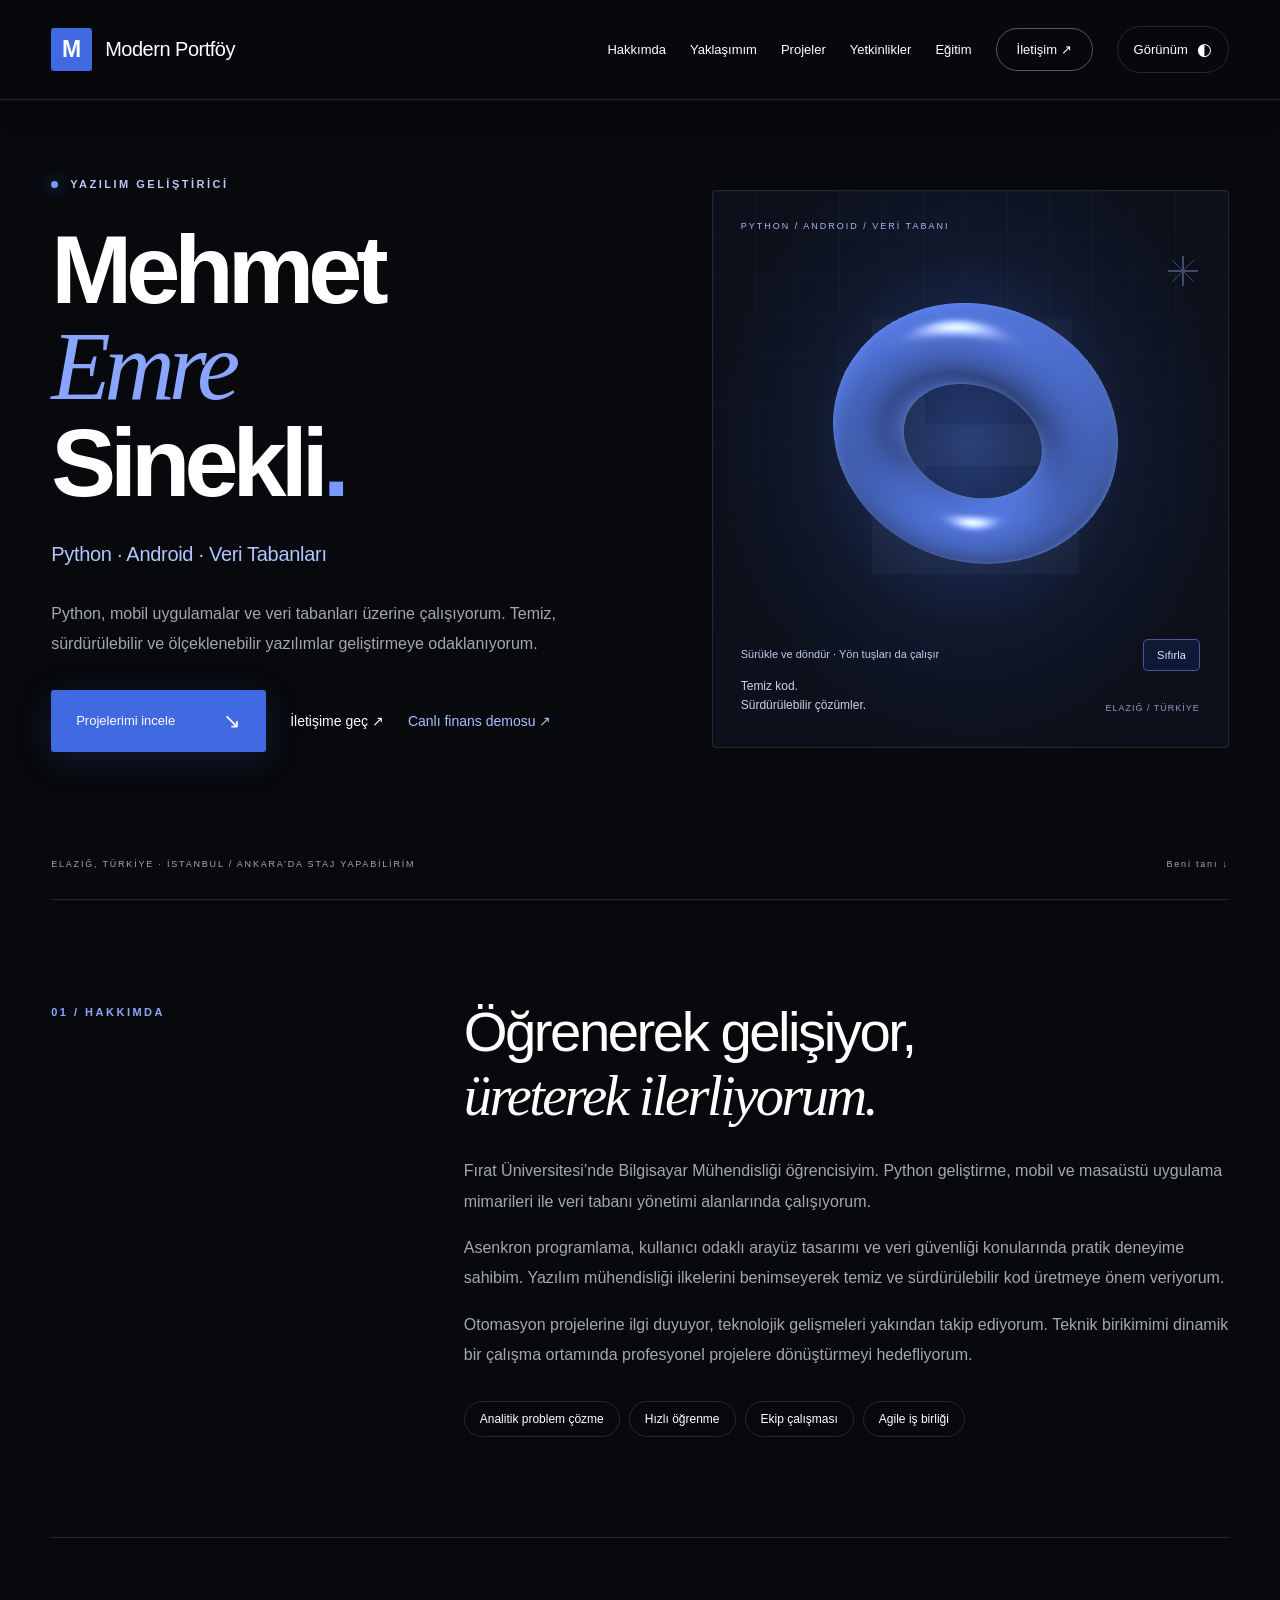
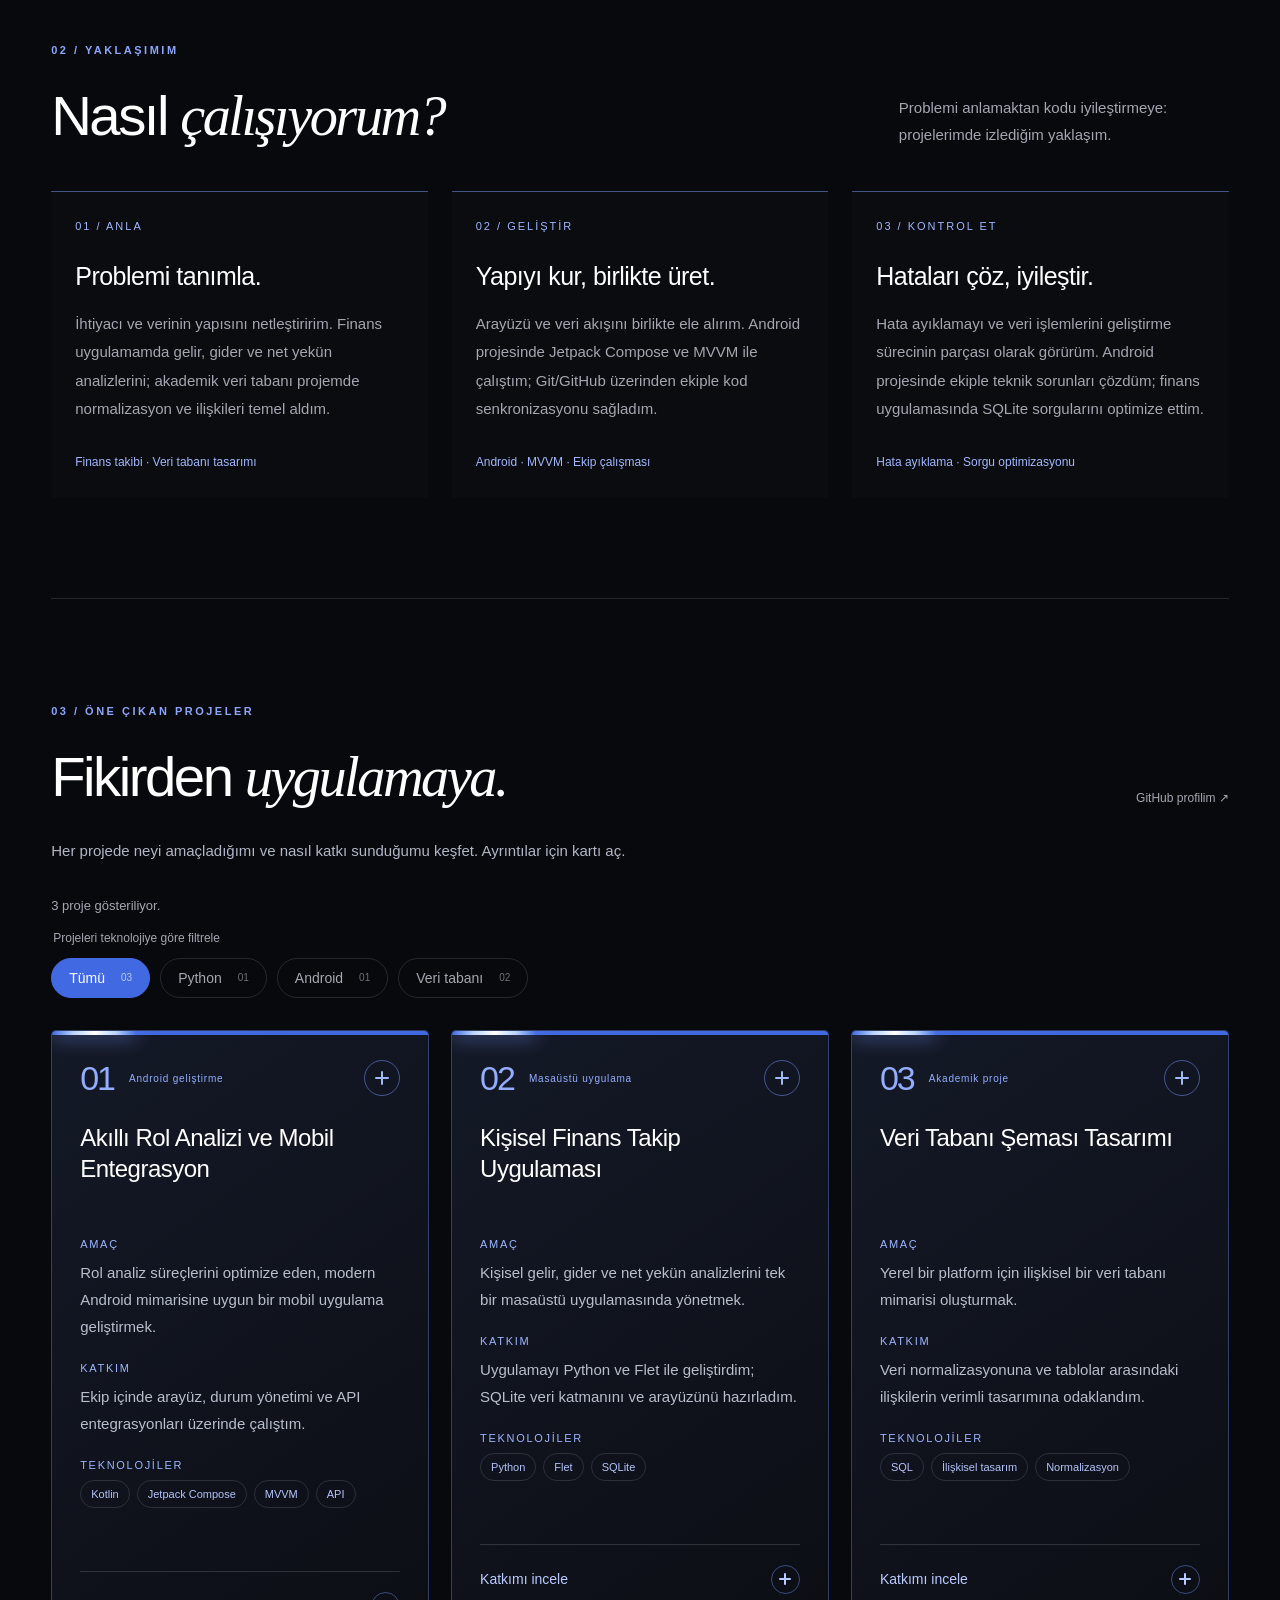
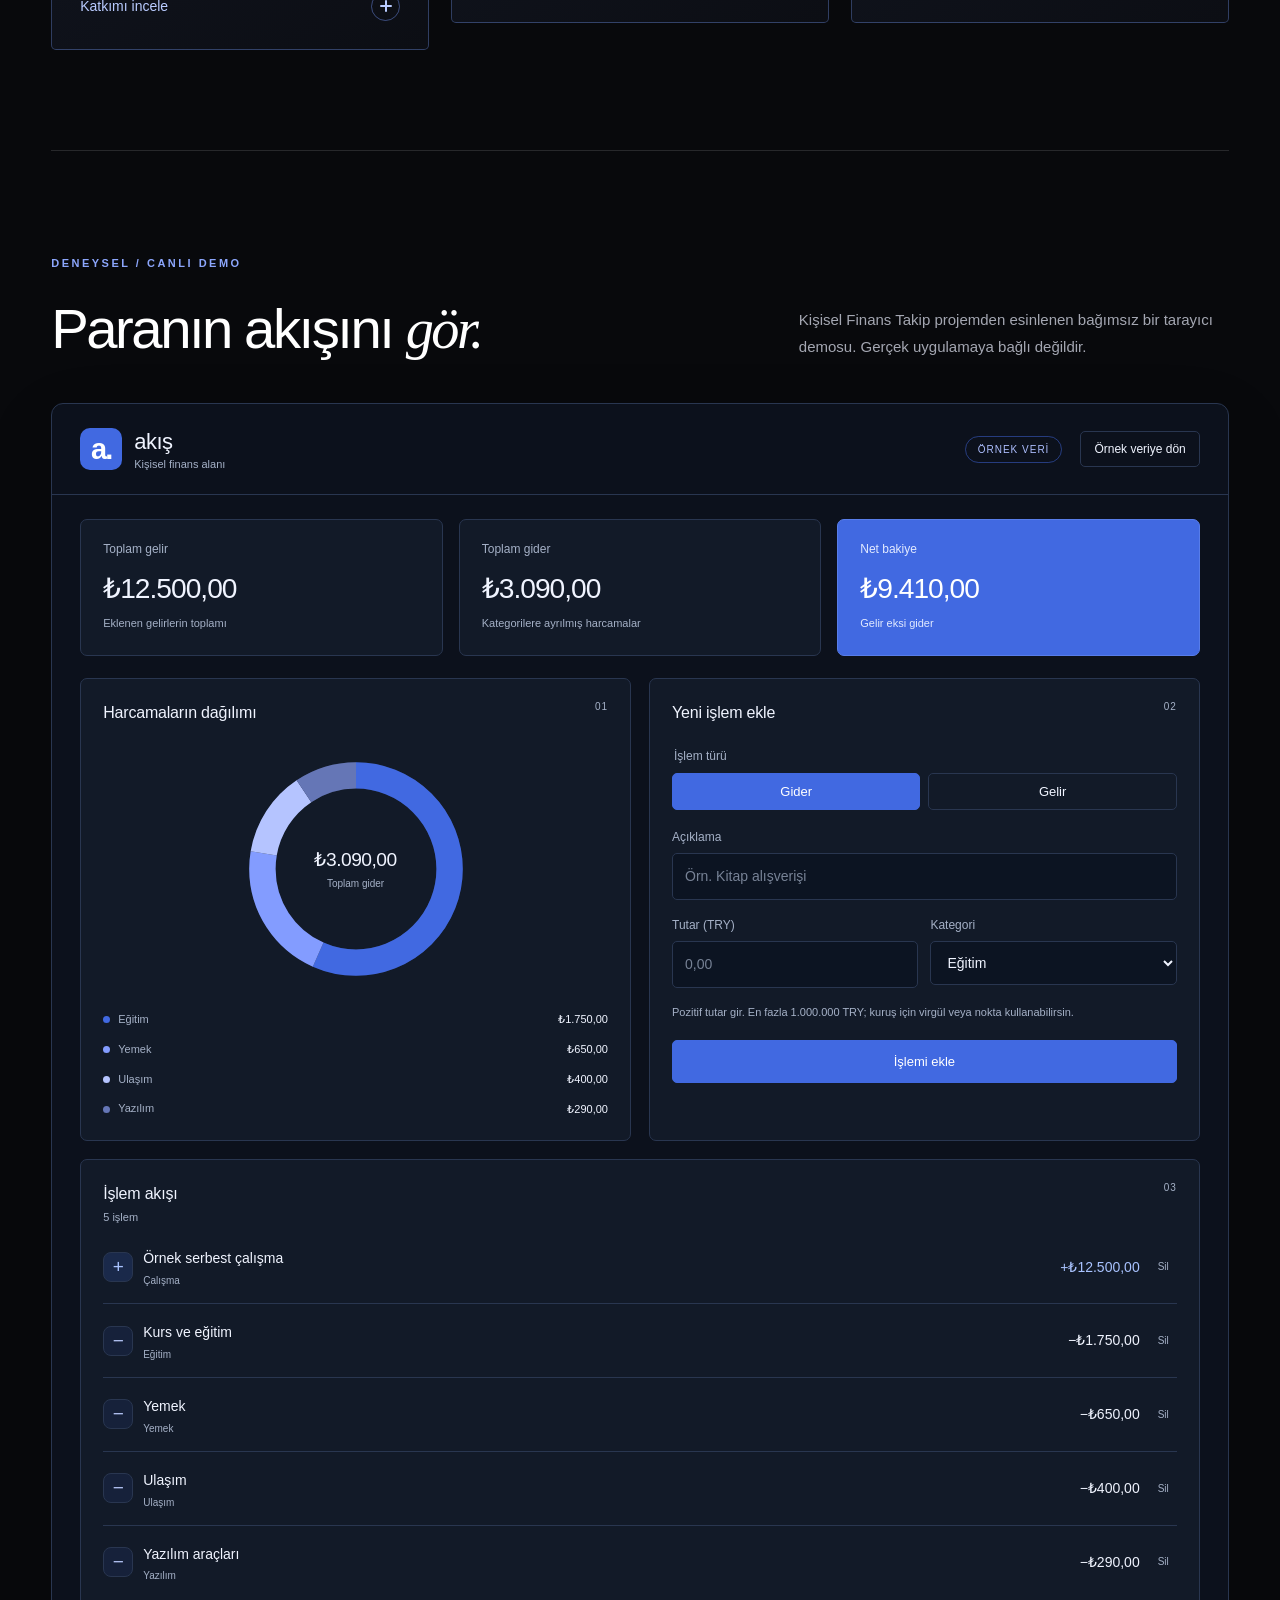
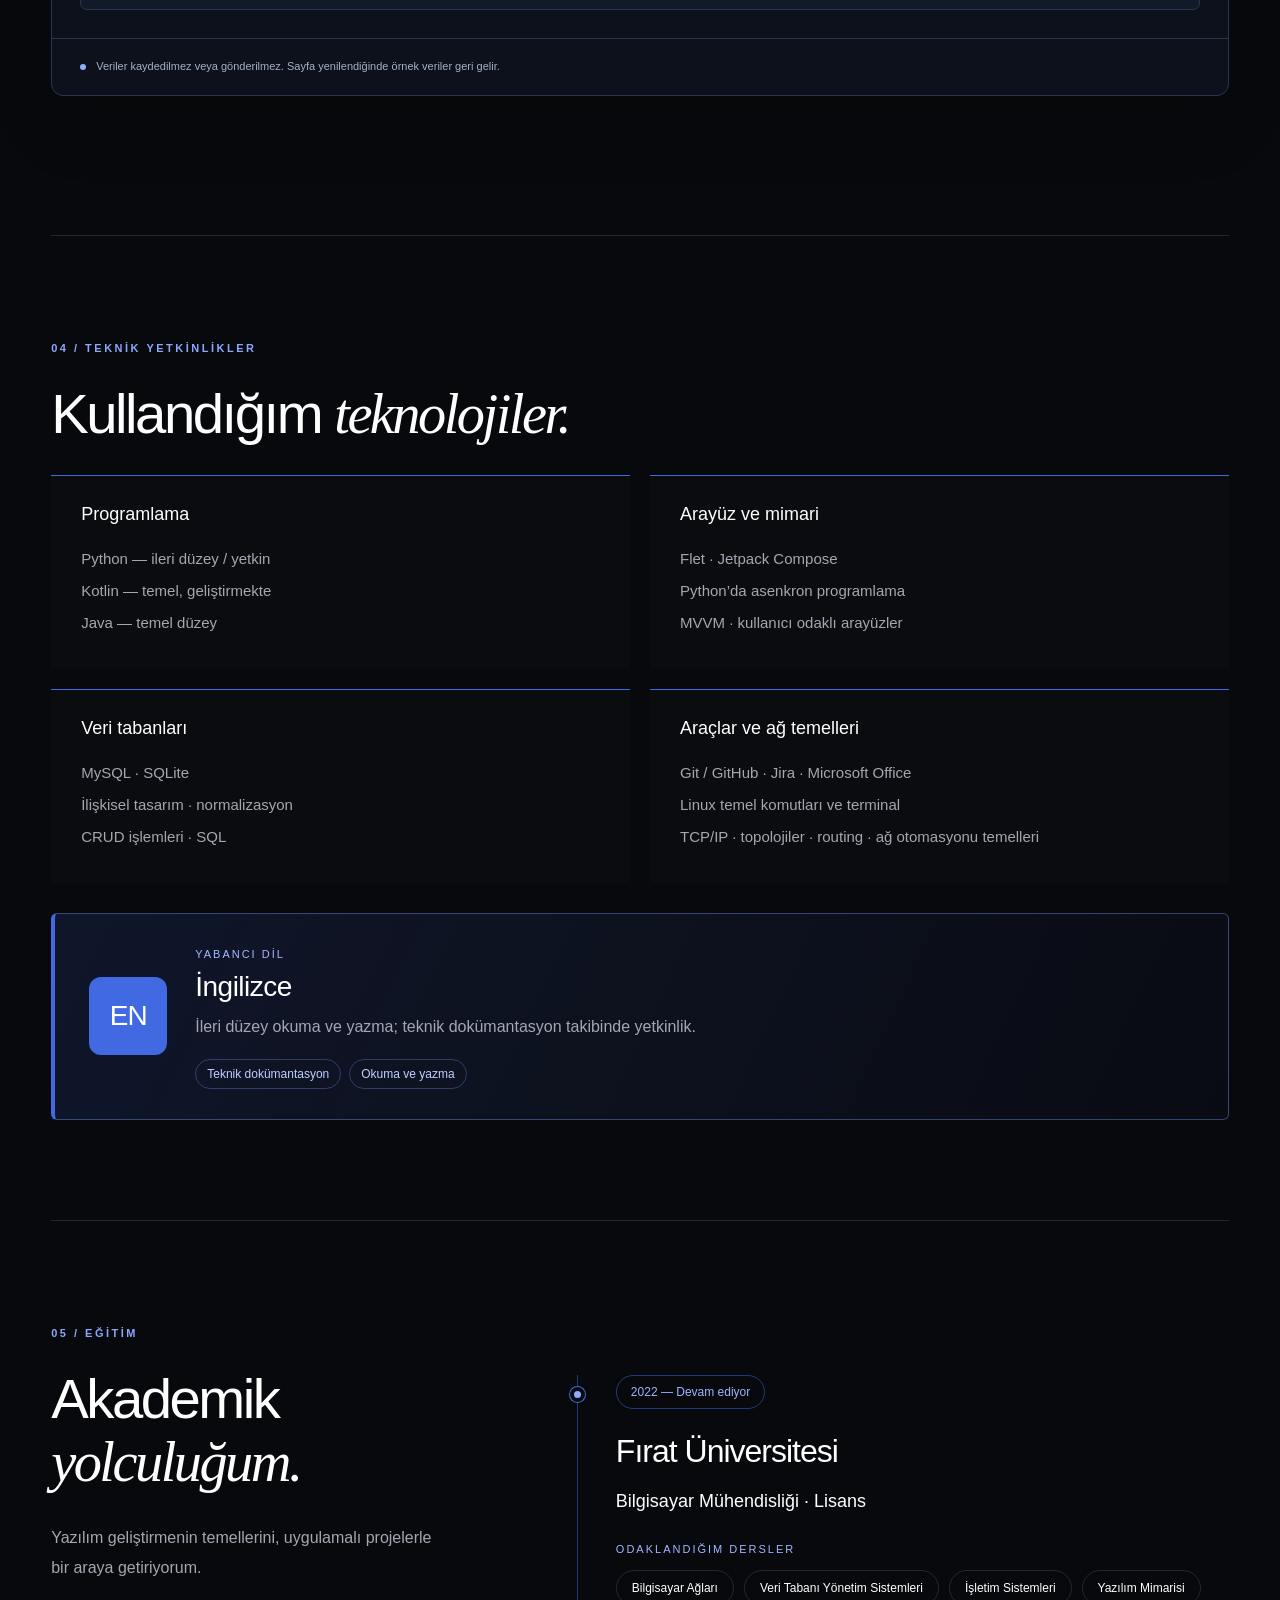
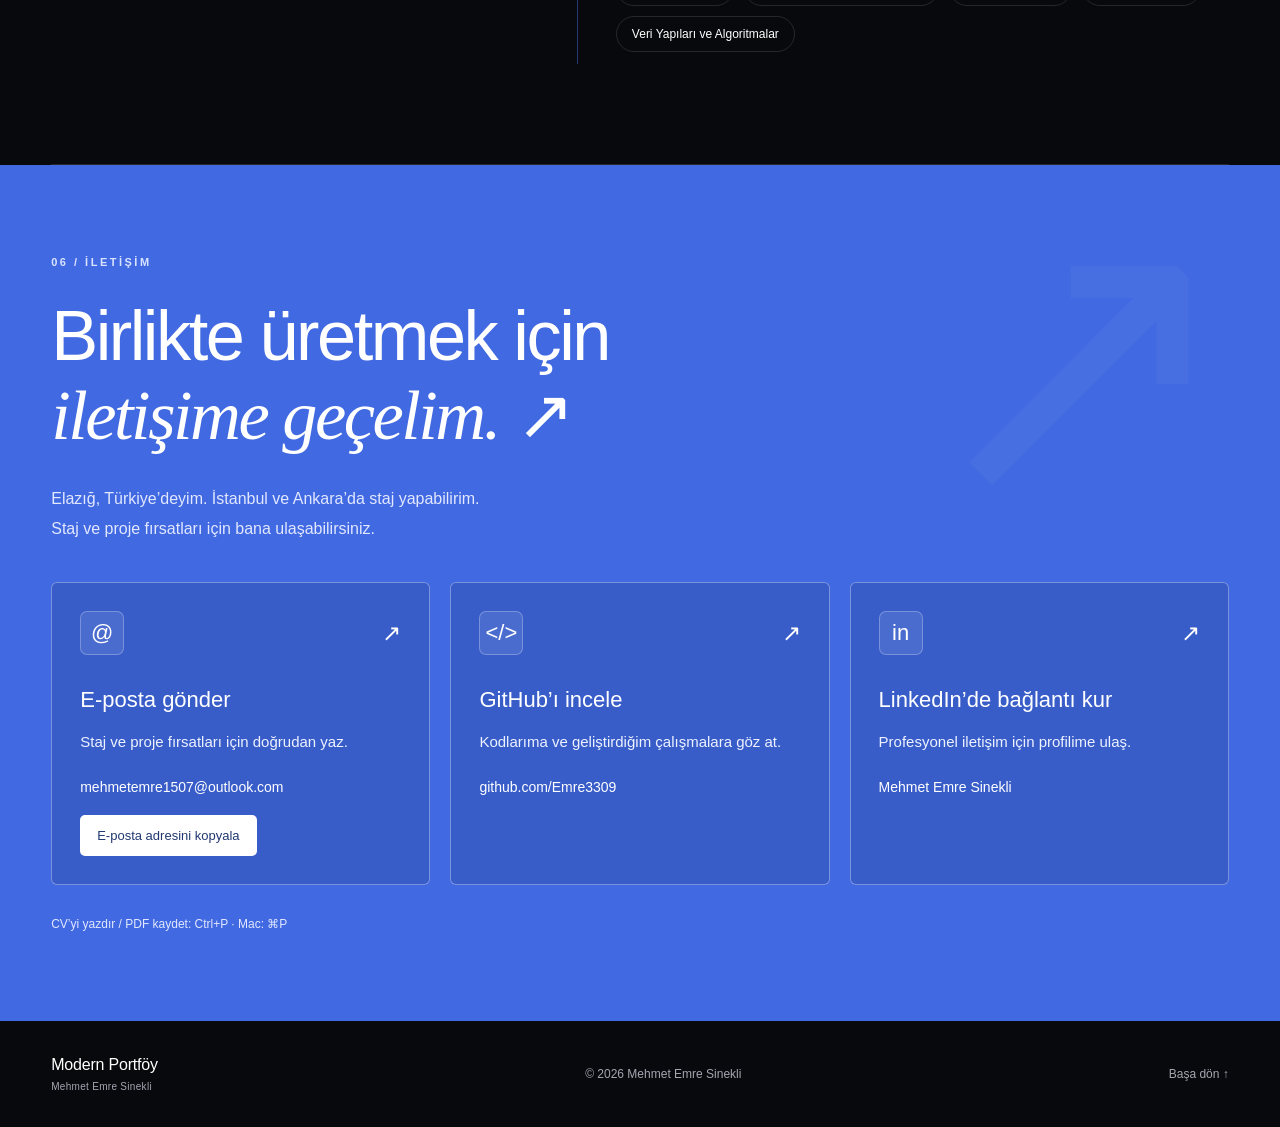
<file: index.html>
<!doctype html>
<html lang="tr">
<head>
<meta charset="UTF-8"><meta name="viewport" content="width=device-width, initial-scale=1">
<meta name="description" content="Mehmet Emre Sinekli — Fırat Üniversitesi Bilgisayar Mühendisliği öğrencisi. Python, Android ve veri tabanı projeleri, eğitim ve teknik yetkinlikler.">
<meta name="theme-color" content="#08090c"><title>Modern Portföy — Finans Demo Denemesi</title>
<link rel="stylesheet" href="style.css">
</head><body>
<div id="reading-progress" class="reading-progress" role="progressbar" aria-label="Sayfa okuma ilerlemesi" aria-valuemin="0" aria-valuemax="100" aria-valuenow="0"><span></span></div>
<a class="skip-link" href="#icerik">İçeriğe geç</a>
<header class="header"><a class="logo brand" href="#" aria-label="Modern Portföy, ana sayfa"><span class="brand-mark" aria-hidden="true">M</span><span class="brand-name">Modern Portföy</span></a><nav class="desktop-nav" aria-label="Ana menü"><a href="#hakkimda">Hakkımda</a><a href="#yaklasim">Yaklaşımım</a><a href="#projeler">Projeler</a><a href="#yetkinlikler">Yetkinlikler</a><a href="#egitim">Eğitim</a><a class="nav-contact" href="#iletisim">İletişim ↗</a></nav><details class="mobile-menu" name="header-panel"><summary>Menü<span class="menu-lines" aria-hidden="true"></span></summary><nav class="mobile-nav" aria-label="Mobil menü"><a href="#hakkimda">Hakkımda</a><a href="#yaklasim">Yaklaşımım</a><a href="#projeler">Projeler</a><a href="#yetkinlikler">Yetkinlikler</a><a href="#egitim">Eğitim</a><a class="nav-contact" href="#iletisim">İletişim ↗</a></nav></details><details class="appearance" name="header-panel"><summary>Görünüm<span class="settings-icon" aria-hidden="true">◐</span></summary><div class="appearance-panel"><p class="panel-title">Görünüm tercihleri</p><label class="setting-row language-setting"><span><strong>Dil</strong><small>İçerik dili</small></span><select id="site-language" aria-label="İçerik dili"><option value="tr" lang="tr">Türkçe</option><option value="en" lang="en">English</option></select></label><label class="setting-row"><span><strong>Açık tema</strong><small>Siyah veya beyaz zemin</small></span><input id="light-theme" type="checkbox" role="switch" aria-label="Açık tema"></label><label class="setting-row"><span><strong>Animasyonlar</strong><small>Kaydırma ve kart efektleri</small></span><input id="motion-on" type="checkbox" role="switch" aria-label="Animasyonlar" checked></label><p class="panel-note">Tema, dil ve animasyon tercihleri bu tarayıcıda hatırlanır.</p></div></details></header>
<main id="icerik"><section class="hero wrap" aria-labelledby="hero-title"><div class="hero-copy"><p class="eyebrow"><span class="status-dot"></span> YAZILIM GELİŞTİRİCİ</p><h1 class="cv-name" id="hero-title">Mehmet<br><span class="serif">Emre</span><br>Sinekli<span class="accent">.</span></h1><p class="professional-title">Python · Android · Veri Tabanları</p><p class="hero-description">Python, mobil uygulamalar ve veri tabanları üzerine çalışıyorum. Temiz, sürdürülebilir ve ölçeklenebilir yazılımlar geliştirmeye odaklanıyorum.</p><div class="hero-actions"><a class="button" href="#projeler">Projelerimi incele <span aria-hidden="true">↘</span></a><a class="text-link" href="#iletisim">İletişime geç ↗</a><a class="text-link finance-jump" href="#finans-demo">Canlı finans demosu ↗</a></div></div>      <div class="hero-art" aria-label="Etkileşimli royal blue 3B halka" role="group">
        <span class="art-label">PYTHON / ANDROID / VERİ TABANI</span>
        <div class="orbit orbit-one"></div><div class="orbit orbit-two"></div>
        <div class="art-disc"></div><div class="art-core"></div>
        <span class="art-star" aria-hidden="true">✳</span><div class="ring-stage"><canvas id="ring-canvas" tabindex="-1" role="img" aria-label="3B halka. Sürükleyerek veya yön tuşlarıyla döndürün." aria-describedby="ring-help"></canvas></div><div class="ring-controls"><p id="ring-help">Sürükle ve döndür · Yön tuşları da çalışır</p><button id="ring-reset" type="button">Sıfırla</button></div>
        <span class="art-caption">Temiz kod.<br>Sürdürülebilir çözümler.</span>
        <span class="art-coordinate">ELAZIĞ / TÜRKİYE</span>
      </div>

<div class="hero-bottom"><span>ELAZIĞ, TÜRKİYE · İSTANBUL / ANKARA’DA STAJ YAPABİLİRİM</span><a href="#hakkimda">Beni tanı ↓</a></div></section>
<section class="about wrap section" id="hakkimda" aria-labelledby="about-title"><p class="section-label">01 / HAKKIMDA</p><div class="about-content"><h2 id="about-title">Öğrenerek gelişiyor,<br><span class="serif">üreterek ilerliyorum.</span></h2><p>Fırat Üniversitesi’nde Bilgisayar Mühendisliği öğrencisiyim. Python geliştirme, mobil ve masaüstü uygulama mimarileri ile veri tabanı yönetimi alanlarında çalışıyorum.</p><p>Asenkron programlama, kullanıcı odaklı arayüz tasarımı ve veri güvenliği konularında pratik deneyime sahibim. Yazılım mühendisliği ilkelerini benimseyerek temiz ve sürdürülebilir kod üretmeye önem veriyorum.</p><p>Otomasyon projelerine ilgi duyuyor, teknolojik gelişmeleri yakından takip ediyorum. Teknik birikimimi dinamik bir çalışma ortamında profesyonel projelere dönüştürmeyi hedefliyorum.</p><div class="skills" aria-label="Güçlü yönler"><span>Analitik problem çözme</span><span>Hızlı öğrenme</span><span>Ekip çalışması</span><span>Agile iş birliği</span></div></div></section>
<section class="wrap section workflow-section" id="yaklasim" aria-labelledby="workflow-title"><div class="section-heading"><div><p class="section-label">02 / YAKLAŞIMIM</p><h2 id="workflow-title">Nasıl <span class="serif">çalışıyorum?</span></h2></div><p class="workflow-intro">Problemi anlamaktan kodu iyileştirmeye: projelerimde izlediğim yaklaşım.</p></div><ol class="workflow-grid"><li><span class="workflow-number">01 / ANLA</span><h3>Problemi tanımla.</h3><p>İhtiyacı ve verinin yapısını netleştiririm. Finans uygulamamda gelir, gider ve net yekün analizlerini; akademik veri tabanı projemde normalizasyon ve ilişkileri temel aldım.</p><span class="workflow-evidence">Finans takibi · Veri tabanı tasarımı</span></li><li><span class="workflow-number">02 / GELİŞTİR</span><h3>Yapıyı kur, birlikte üret.</h3><p>Arayüzü ve veri akışını birlikte ele alırım. Android projesinde Jetpack Compose ve MVVM ile çalıştım; Git/GitHub üzerinden ekiple kod senkronizasyonu sağladım.</p><span class="workflow-evidence">Android · MVVM · Ekip çalışması</span></li><li><span class="workflow-number">03 / KONTROL ET</span><h3>Hataları çöz, iyileştir.</h3><p>Hata ayıklamayı ve veri işlemlerini geliştirme sürecinin parçası olarak görürüm. Android projesinde ekiple teknik sorunları çözdüm; finans uygulamasında SQLite sorgularını optimize ettim.</p><span class="workflow-evidence">Hata ayıklama · Sorgu optimizasyonu</span></li></ol></section>
<section class="wrap section" id="projeler" aria-labelledby="projects-title"><div class="section-heading"><div><p class="section-label">03 / ÖNE ÇIKAN PROJELER</p><h2 id="projects-title">Fikirden <span class="serif">uygulamaya.</span></h2></div><a class="muted" href="https://github.com/Emre3309" target="_blank" rel="noopener noreferrer">GitHub profilim ↗ <span class="sr-only">(yeni sekme)</span></a></div><p class="project-instruction">Her projede neyi amaçladığımı ve nasıl katkı sunduğumu keşfet. Ayrıntılar için kartı aç.</p><p class="filter-count" id="filter-count" role="status" aria-live="polite">3 proje gösteriliyor.</p><fieldset class="project-filters"><legend>Projeleri teknolojiye göre filtrele</legend><div class="filter-options"><input class="sr-only" type="radio" name="project-filter" id="filter-all" checked><label for="filter-all">Tümü <span>03</span></label><input class="sr-only" type="radio" name="project-filter" id="filter-python"><label for="filter-python">Python <span>01</span></label><input class="sr-only" type="radio" name="project-filter" id="filter-android"><label for="filter-android">Android <span>01</span></label><input class="sr-only" type="radio" name="project-filter" id="filter-data"><label for="filter-data">Veri tabanı <span>02</span></label></div></fieldset><div class="cv-project-grid"><details class="cv-project" data-category="android"><summary><span class="project-top"><span class="project-index">01</span><span class="project-kind">Android geliştirme</span><span class="project-motion-symbol" aria-hidden="true">+</span></span><h3>Akıllı Rol Analizi ve Mobil Entegrasyon</h3><span class="project-field-label">AMAÇ</span><p>Rol analiz süreçlerini optimize eden, modern Android mimarisine uygun bir mobil uygulama geliştirmek.</p><span class="project-field-label">KATKIM</span><p>Ekip içinde arayüz, durum yönetimi ve API entegrasyonları üzerinde çalıştım.</p><span class="project-field-label">TEKNOLOJİLER</span><span class="tags"><span>Kotlin</span><span>Jetpack Compose</span><span>MVVM</span><span>API</span></span><span class="detail-toggle"><span class="when-closed">Katkımı incele</span><span class="when-open">Ayrıntıları kapat</span><span class="toggle-icon" aria-hidden="true">+</span></span></summary><div class="project-detail"><h4>Projede üstlendiklerim</h4><dl><dt>Arayüz ve mimari</dt><dd>Jetpack Compose ile dinamik ve kullanıcı dostu arayüzler tasarladım. MVVM ve ViewModel kullanarak durum yönetimini uyguladım.</dd><dt>Veri entegrasyonu</dt><dd>Uzak sunucu ve servislerle veri alışverişi için güvenli API entegrasyonları gerçekleştirdim.</dd><dt>Ekip çalışması</dt><dd>Git/GitHub ile kod senkronizasyonuna katkı sağladım; teknik çelişkiler ve hata ayıklama süreçlerinde ekiple koordineli çalıştım.</dd></dl></div></details><details class="cv-project" data-category="python data"><summary><span class="project-top"><span class="project-index">02</span><span class="project-kind">Masaüstü uygulama</span><span class="project-motion-symbol" aria-hidden="true">+</span></span><h3>Kişisel Finans Takip Uygulaması</h3><span class="project-field-label">AMAÇ</span><p>Kişisel gelir, gider ve net yekün analizlerini tek bir masaüstü uygulamasında yönetmek.</p><span class="project-field-label">KATKIM</span><p>Uygulamayı Python ve Flet ile geliştirdim; SQLite veri katmanını ve arayüzünü hazırladım.</p><span class="project-field-label">TEKNOLOJİLER</span><span class="tags"><span>Python</span><span>Flet</span><span>SQLite</span></span><span class="detail-toggle"><span class="when-closed">Katkımı incele</span><span class="when-open">Ayrıntıları kapat</span><span class="toggle-icon" aria-hidden="true">+</span></span></summary><div class="project-detail"><h4>Projede üstlendiklerim</h4><dl><dt>Uygulama geliştirme</dt><dd>Flet çerçevesiyle bağımsız bir masaüstü uygulaması geliştirdim. Gelir, gider ve net yekün analizlerini yöneten finansal mantığı uyguladım.</dd><dt>Veri ve arayüz</dt><dd>SQLite ile güvenli veri saklama ve gerçek zamanlı güncellemeler için sorgu optimizasyonu üzerinde çalıştım. Excel dışa aktarımı ve grafik tabanlı veri görselleştirmeye odaklanan bir arayüz tasarladım.</dd><dt>Geliştirme süreci</dt><dd>Geliştirmeyi hızlandırmak, kod yapısını optimize etmek ve finansal mantığı uygulamak için yapay zekâ araçlarından yararlandım.</dd></dl></div></details><details class="cv-project" data-category="data"><summary><span class="project-top"><span class="project-index">03</span><span class="project-kind">Akademik proje</span><span class="project-motion-symbol" aria-hidden="true">+</span></span><h3>Veri Tabanı Şeması Tasarımı</h3><span class="project-field-label">AMAÇ</span><p>Yerel bir platform için ilişkisel bir veri tabanı mimarisi oluşturmak.</p><span class="project-field-label">KATKIM</span><p>Veri normalizasyonuna ve tablolar arasındaki ilişkilerin verimli tasarımına odaklandım.</p><span class="project-field-label">TEKNOLOJİLER</span><span class="tags"><span>SQL</span><span>İlişkisel tasarım</span><span>Normalizasyon</span></span><span class="detail-toggle"><span class="when-closed">Katkımı incele</span><span class="when-open">Ayrıntıları kapat</span><span class="toggle-icon" aria-hidden="true">+</span></span></summary><div class="project-detail"><h4>Projede üstlendiklerim</h4><dl><dt>Veri modeli</dt><dd>Veri normalizasyonu ve verimli ilişki haritalandırmasını temel alarak ilişkisel veri tabanı mimarisi tasarladım.</dd><dt>SQL ve optimizasyon</dt><dd>SQL betikleri ve veri tabanı optimizasyonu üzerine uygulamalı deneyim kazandım.</dd></dl></div></details></div></section>
<section class="wrap section finance-section" id="finans-demo" aria-labelledby="finance-title">
<div class="section-heading finance-heading"><div><p class="section-label" data-f-tr="DENEYSEL / CANLI DEMO" data-f-en="EXPERIMENTAL / LIVE DEMO">DENEYSEL / CANLI DEMO</p><h2 id="finance-title"><span  data-f-tr="Paranın akışını" data-f-en="See your money">Paranın akışını</span> <span class="serif" data-f-tr="gör." data-f-en="in motion.">gör.</span></h2></div><p class="finance-intro" data-f-tr="Kişisel Finans Takip projemden esinlenen bağımsız bir tarayıcı demosu. Gerçek uygulamaya bağlı değildir." data-f-en="A standalone browser demo inspired by my Personal Finance Tracker project. It is not connected to the original application.">Kişisel Finans Takip projemden esinlenen bağımsız bir tarayıcı demosu. Gerçek uygulamaya bağlı değildir.</p></div>
<div class="finance-app"><header class="finance-toolbar"><div class="finance-app-brand"><span class="finance-app-mark" aria-hidden="true">a.</span><div><strong>akış</strong><small  data-f-tr="Kişisel finans alanı" data-f-en="Personal finance workspace">Kişisel finans alanı</small></div></div><div class="finance-toolbar-actions"><span class="finance-sample-badge" data-f-tr="Örnek veri" data-f-en="Sample data">Örnek veri</span><button type="button" id="finance-reset" class="finance-ghost" data-f-tr="Örnek veriye dön" data-f-en="Restore sample data">Örnek veriye dön</button></div></header>
<div class="finance-metrics" aria-label="Finans özeti" data-f-label-tr="Finans özeti" data-f-label-en="Financial summary"><article class="finance-metric"><span class="finance-metric-label" data-f-tr="Toplam gelir" data-f-en="Total income">Toplam gelir</span><strong id="finance-income"></strong><small  data-f-tr="Eklenen gelirlerin toplamı" data-f-en="Sum of income entries">Eklenen gelirlerin toplamı</small></article><article class="finance-metric"><span class="finance-metric-label" data-f-tr="Toplam gider" data-f-en="Total expenses">Toplam gider</span><strong id="finance-expense"></strong><small  data-f-tr="Kategorilere ayrılmış harcamalar" data-f-en="Spending grouped by category">Kategorilere ayrılmış harcamalar</small></article><article class="finance-metric finance-net"><span class="finance-metric-label" data-f-tr="Net bakiye" data-f-en="Net balance">Net bakiye</span><strong id="finance-balance"></strong><small  data-f-tr="Gelir eksi gider" data-f-en="Income minus expenses">Gelir eksi gider</small></article></div>
<div class="finance-workspace"><section class="finance-panel finance-chart-panel" aria-labelledby="finance-chart-title"><div class="finance-panel-heading"><h3 id="finance-chart-title" data-f-tr="Harcamaların dağılımı" data-f-en="Spending breakdown">Harcamaların dağılımı</h3><span class="finance-panel-index" aria-hidden="true">01</span></div><div class="finance-donut"><svg id="finance-chart" viewBox="0 0 200 200" role="img" aria-label="Gider grafiği"><circle cx="100" cy="100" r="78" fill="none" stroke="var(--finance-track)" stroke-width="22"/><g id="finance-segments" transform="rotate(-90 100 100)"></g></svg><div class="finance-donut-center"><strong id="finance-chart-total"></strong><span  data-f-tr="Toplam gider" data-f-en="Total expenses">Toplam gider</span></div></div><ul id="finance-legend" class="finance-legend"></ul><p id="finance-chart-empty" class="finance-empty" hidden></p></section>
<section class="finance-panel finance-form-panel" aria-labelledby="finance-form-title"><div class="finance-panel-heading"><h3 id="finance-form-title" data-f-tr="Yeni işlem ekle" data-f-en="Add a transaction">Yeni işlem ekle</h3><span class="finance-panel-index" aria-hidden="true">02</span></div>
<form id="finance-form" novalidate><fieldset class="finance-type"><legend><span  data-f-tr="İşlem türü" data-f-en="Transaction type">İşlem türü</span></legend><input type="radio" name="finance-type" value="expense" id="finance-type-expense" checked><label for="finance-type-expense"><span  data-f-tr="Gider" data-f-en="Expense">Gider</span></label><input type="radio" name="finance-type" value="income" id="finance-type-income"><label for="finance-type-income"><span  data-f-tr="Gelir" data-f-en="Income">Gelir</span></label></fieldset>
<label class="finance-field" for="finance-description"><span  data-f-tr="Açıklama" data-f-en="Description">Açıklama</span><input id="finance-description" name="description" type="text" maxlength="60" required autocomplete="off" placeholder="Örn. Kitap alışverişi" data-f-placeholder-tr="Örn. Kitap alışverişi" data-f-placeholder-en="e.g. Books" aria-describedby="finance-error"></label><div class="finance-field-grid"><label class="finance-field" for="finance-amount"><span  data-f-tr="Tutar (TRY)" data-f-en="Amount (TRY)">Tutar (TRY)</span><input id="finance-amount" name="amount" type="text" inputmode="decimal" maxlength="12" required autocomplete="off" placeholder="0,00" data-f-placeholder-tr="0,00" data-f-placeholder-en="0.00" aria-describedby="finance-amount-help finance-error"></label><label class="finance-field" for="finance-category"><span  data-f-tr="Kategori" data-f-en="Category">Kategori</span><select id="finance-category" name="category"><option value="work" data-f-tr="Çalışma" data-f-en="Work">Çalışma</option><option selected value="education" data-f-tr="Eğitim" data-f-en="Education">Eğitim</option><option value="food" data-f-tr="Yemek" data-f-en="Food">Yemek</option><option value="transport" data-f-tr="Ulaşım" data-f-en="Transport">Ulaşım</option><option value="software" data-f-tr="Yazılım" data-f-en="Software">Yazılım</option><option value="other" data-f-tr="Diğer" data-f-en="Other">Diğer</option></select></label></div><p id="finance-amount-help" class="finance-field-help" data-f-tr="Pozitif tutar gir. En fazla 1.000.000 TRY; kuruş için virgül veya nokta kullanabilirsin." data-f-en="Enter a positive amount up to 1,000,000 TRY. Use a comma or period for decimals.">Pozitif tutar gir. En fazla 1.000.000 TRY; kuruş için virgül veya nokta kullanabilirsin.</p><p id="finance-error" class="finance-error" role="alert" hidden></p><button type="button" class="finance-submit" data-f-tr="İşlemi ekle" data-f-en="Add transaction">İşlemi ekle</button></form></section>
<section class="finance-panel finance-ledger" aria-labelledby="finance-ledger-title"><div class="finance-panel-heading"><div><h3 id="finance-ledger-title" data-f-tr="İşlem akışı" data-f-en="Transaction stream">İşlem akışı</h3><span id="finance-count"></span></div><span class="finance-panel-index" aria-hidden="true">03</span></div><ul id="finance-transactions" class="finance-transactions"></ul><p id="finance-ledger-empty" class="finance-empty" hidden></p></section></div>
<footer class="finance-app-footer"><span class="finance-local-dot" aria-hidden="true"></span><p  data-f-tr="Veriler kaydedilmez veya gönderilmez. Sayfa yenilendiğinde örnek veriler geri gelir." data-f-en="Data is not stored or sent anywhere. Reloading the page restores the sample entries.">Veriler kaydedilmez veya gönderilmez. Sayfa yenilendiğinde örnek veriler geri gelir.</p></footer></div><p id="finance-status" class="finance-status" role="status" aria-live="polite"></p><noscript>Bu demoyu kullanmak için JavaScript gereklidir. / JavaScript is required for this demo.</noscript></section>
<section class="wrap section" id="yetkinlikler" aria-labelledby="skills-title"><p class="section-label">04 / TEKNİK YETKİNLİKLER</p><h2 id="skills-title">Kullandığım <span class="serif">teknolojiler.</span></h2><div class="skill-grid"><article class="skill-card"><h3>Programlama</h3><p>Python — ileri düzey / yetkin</p><p>Kotlin — temel, geliştirmekte</p><p>Java — temel düzey</p></article><article class="skill-card"><h3>Arayüz ve mimari</h3><p>Flet · Jetpack Compose</p><p>Python’da asenkron programlama</p><p>MVVM · kullanıcı odaklı arayüzler</p></article><article class="skill-card"><h3>Veri tabanları</h3><p>MySQL · SQLite</p><p>İlişkisel tasarım · normalizasyon</p><p>CRUD işlemleri · SQL</p></article><article class="skill-card"><h3>Araçlar ve ağ temelleri</h3><p>Git / GitHub · Jira · Microsoft Office</p><p>Linux temel komutları ve terminal</p><p>TCP/IP · topolojiler · routing · ağ otomasyonu temelleri</p></article></div><aside class="language-row language-highlight" aria-labelledby="language-heading"><div class="language-emblem" aria-hidden="true">EN</div><div class="language-description"><span class="language-label">YABANCI DİL</span><h3 id="language-heading">İngilizce</h3><p>İleri düzey okuma ve yazma; teknik dokümantasyon takibinde yetkinlik.</p><div class="language-tags"><span>Teknik dokümantasyon</span><span>Okuma ve yazma</span></div></div></aside></section>
<section class="wrap section education-section" id="egitim" aria-labelledby="education-title"><p class="section-label">05 / EĞİTİM</p><div class="education-layout"><div><h2 id="education-title">Akademik<br><span class="serif">yolculuğum.</span></h2><p class="education-intro">Yazılım geliştirmenin temellerini, uygulamalı projelerle bir araya getiriyorum.</p></div><ol class="education-timeline"><li><span class="timeline-dot" aria-hidden="true"></span><span class="education-date">2022 — Devam ediyor</span><h3>Fırat Üniversitesi</h3><p class="degree">Bilgisayar Mühendisliği · Lisans</p><p class="course-label">ODAKLANDIĞIM DERSLER</p><div class="skills"><span>Bilgisayar Ağları</span><span>Veri Tabanı Yönetim Sistemleri</span><span>İşletim Sistemleri</span><span>Yazılım Mimarisi</span><span>Veri Yapıları ve Algoritmalar</span></div></li></ol></div></section>
<section class="contact" id="iletisim" aria-labelledby="contact-title"><div class="wrap contact-inner"><p class="section-label">06 / İLETİŞİM</p><h2 id="contact-title">Birlikte üretmek için<br><span class="serif">iletişime geçelim.</span> ↗</h2><p>Elazığ, Türkiye’deyim. İstanbul ve Ankara’da staj yapabilirim. Staj ve proje fırsatları için bana ulaşabilirsiniz.</p><div class="contact-grid"><article class="contact-card email-contact"><a class="email-card-link" href="mailto:mehmetemre1507@outlook.com"><span class="contact-card-top"><span class="contact-icon" aria-hidden="true">@</span><span aria-hidden="true">↗</span></span><h3>E-posta gönder</h3><p>Staj ve proje fırsatları için doğrudan yaz.</p><span class="contact-address">mehmetemre1507@outlook.com</span></a><button type="button" id="copy-email" class="copy-button">E-posta adresini kopyala</button></article><a class="contact-card" href="https://github.com/Emre3309" target="_blank" rel="noopener noreferrer"><span class="contact-card-top"><span class="contact-icon" aria-hidden="true">&lt;/&gt;</span><span aria-hidden="true">↗</span></span><h3>GitHub’ı incele</h3><p>Kodlarıma ve geliştirdiğim çalışmalara göz at.</p><span class="contact-address">github.com/Emre3309</span><span class="sr-only">Yeni sekmede açılır.</span></a><a class="contact-card" href="https://www.linkedin.com/in/m%C3%A7g-mehmetemre" target="_blank" rel="noopener noreferrer"><span class="contact-card-top"><span class="contact-icon" aria-hidden="true">in</span><span aria-hidden="true">↗</span></span><h3>LinkedIn’de bağlantı kur</h3><p>Profesyonel iletişim için profilime ulaş.</p><span class="contact-address">Mehmet Emre Sinekli</span><span class="sr-only">Yeni sekmede açılır.</span></a></div><div id="email-fallback" class="email-fallback" hidden><label for="email-address">Adresi seçip kopyalayabilirsiniz:</label><input id="email-address" readonly value="mehmetemre1507@outlook.com" aria-label="E-posta adresi"></div><p class="print-hint">CV’yi yazdır / PDF kaydet: Ctrl+P · Mac: ⌘P</p></div></section>
</main><footer class="wrap footer"><a class="footer-brand" href="#">Modern Portföy<span>Mehmet Emre Sinekli</span></a><p>© <span id="year">2026</span> Mehmet Emre Sinekli</p><a href="#">Başa dön ↑</a></footer><button id="back-top" class="back-top" type="button" aria-label="Sayfanın başına dön" hidden><svg viewBox="0 0 24 24" width="18" height="18" aria-hidden="true"><path d="M5 12l7-7 7 7M12 5v14" fill="none" stroke="currentColor" stroke-width="1.7" stroke-linecap="round" stroke-linejoin="round"/></svg><span>Başa dön</span></button><div id="notification" class="notification" role="status" aria-live="polite" hidden></div><dialog id="project-dialog" class="project-dialog" aria-labelledby="project-dialog-title"><div class="dialog-bar"><span class="dialog-eyebrow">PROJE DETAYI</span><button class="dialog-close" type="button" aria-label="Proje penceresini kapat">Kapat ×</button></div><div class="dialog-content"><p id="project-dialog-kind" class="project-kind"></p><h2 id="project-dialog-title"></h2><div id="project-dialog-body"></div></div></dialog><script src="script.js"></script><script src="ring3d.js"></script><script src="finance-demo.js"></script></body></html>
</file>
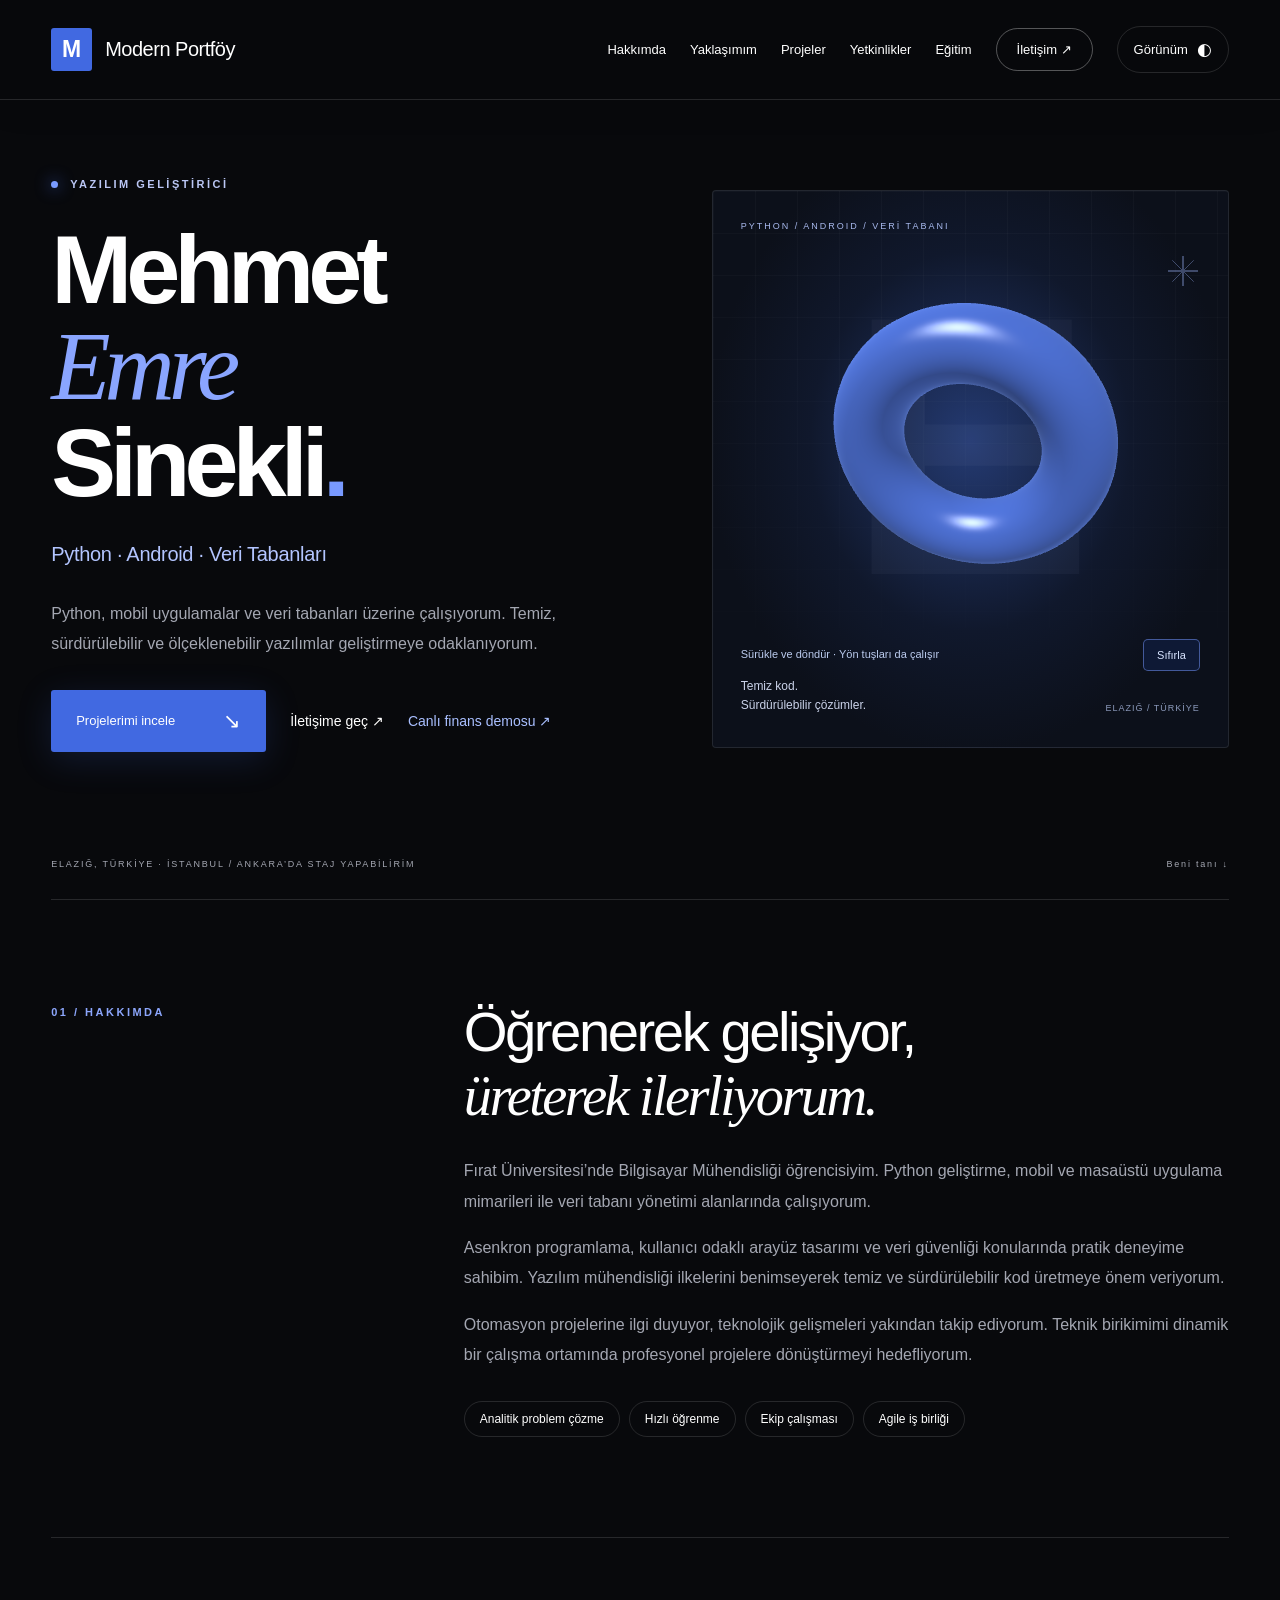
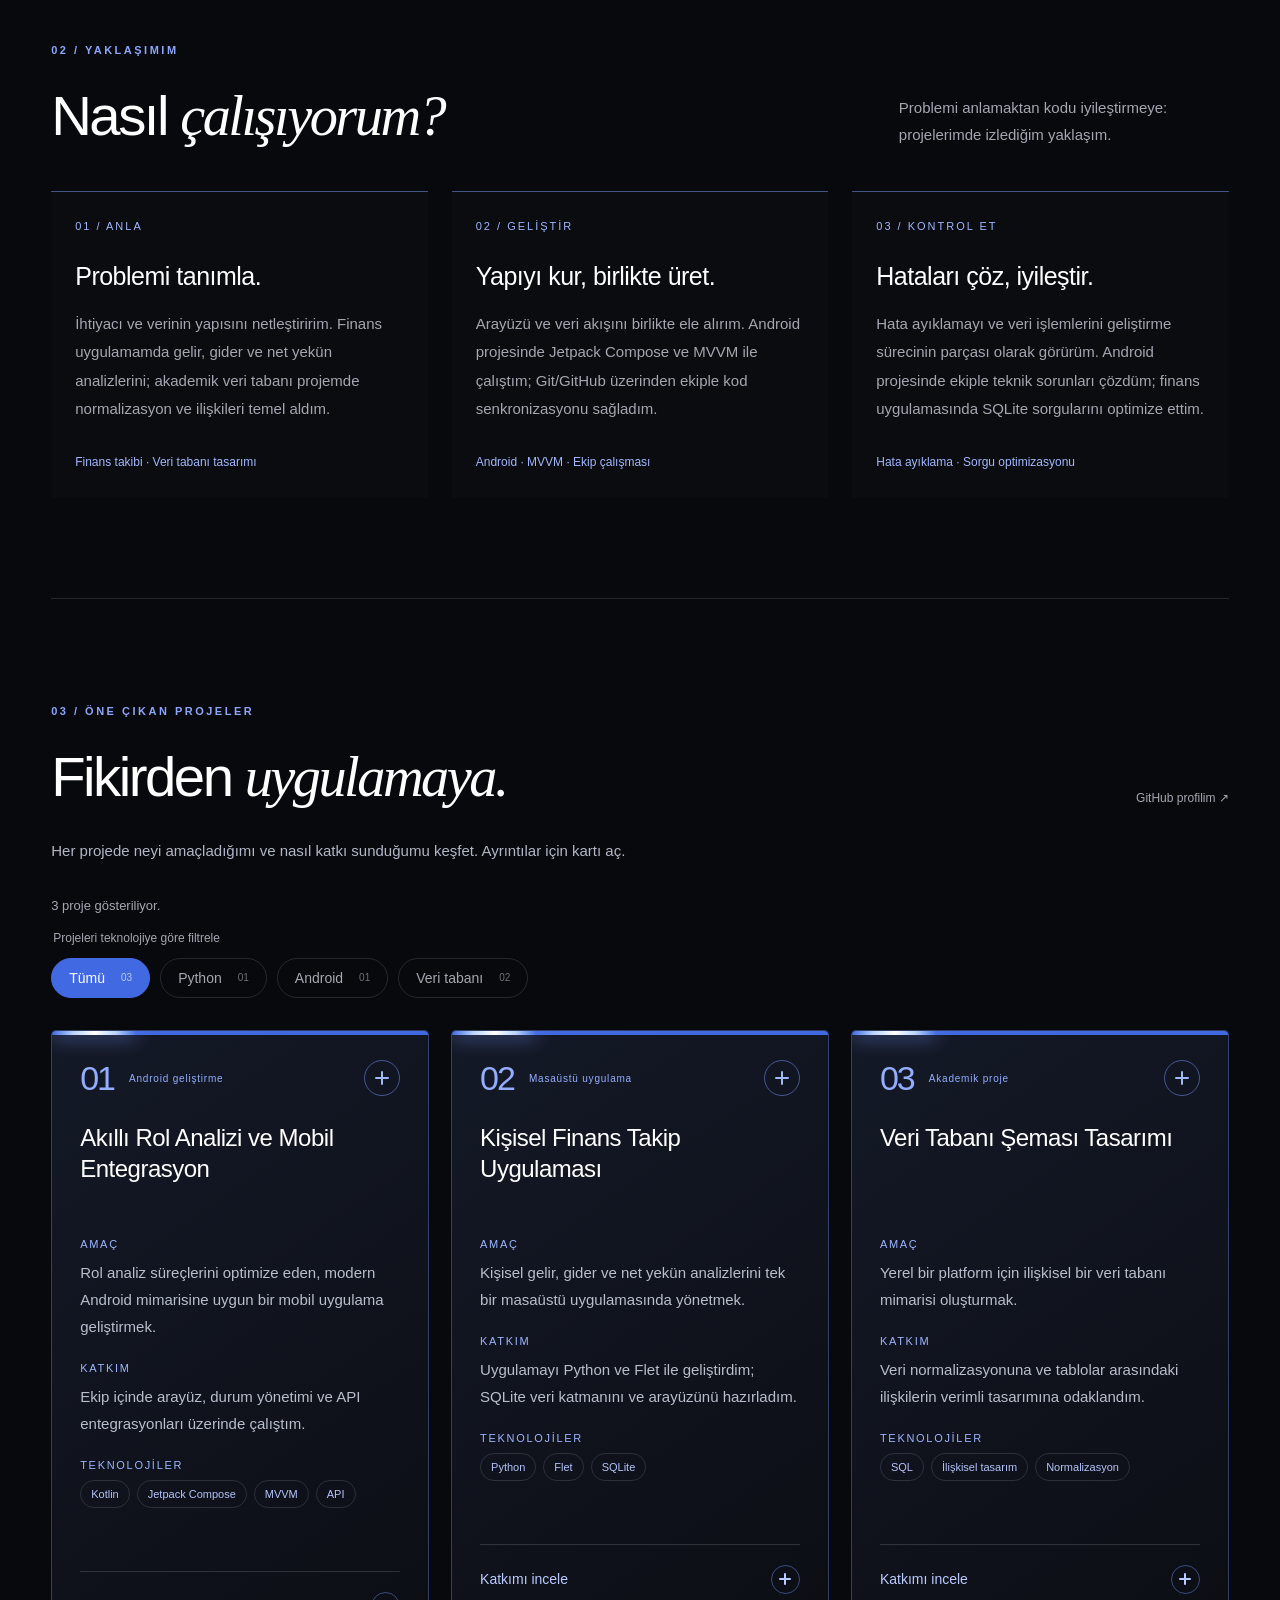
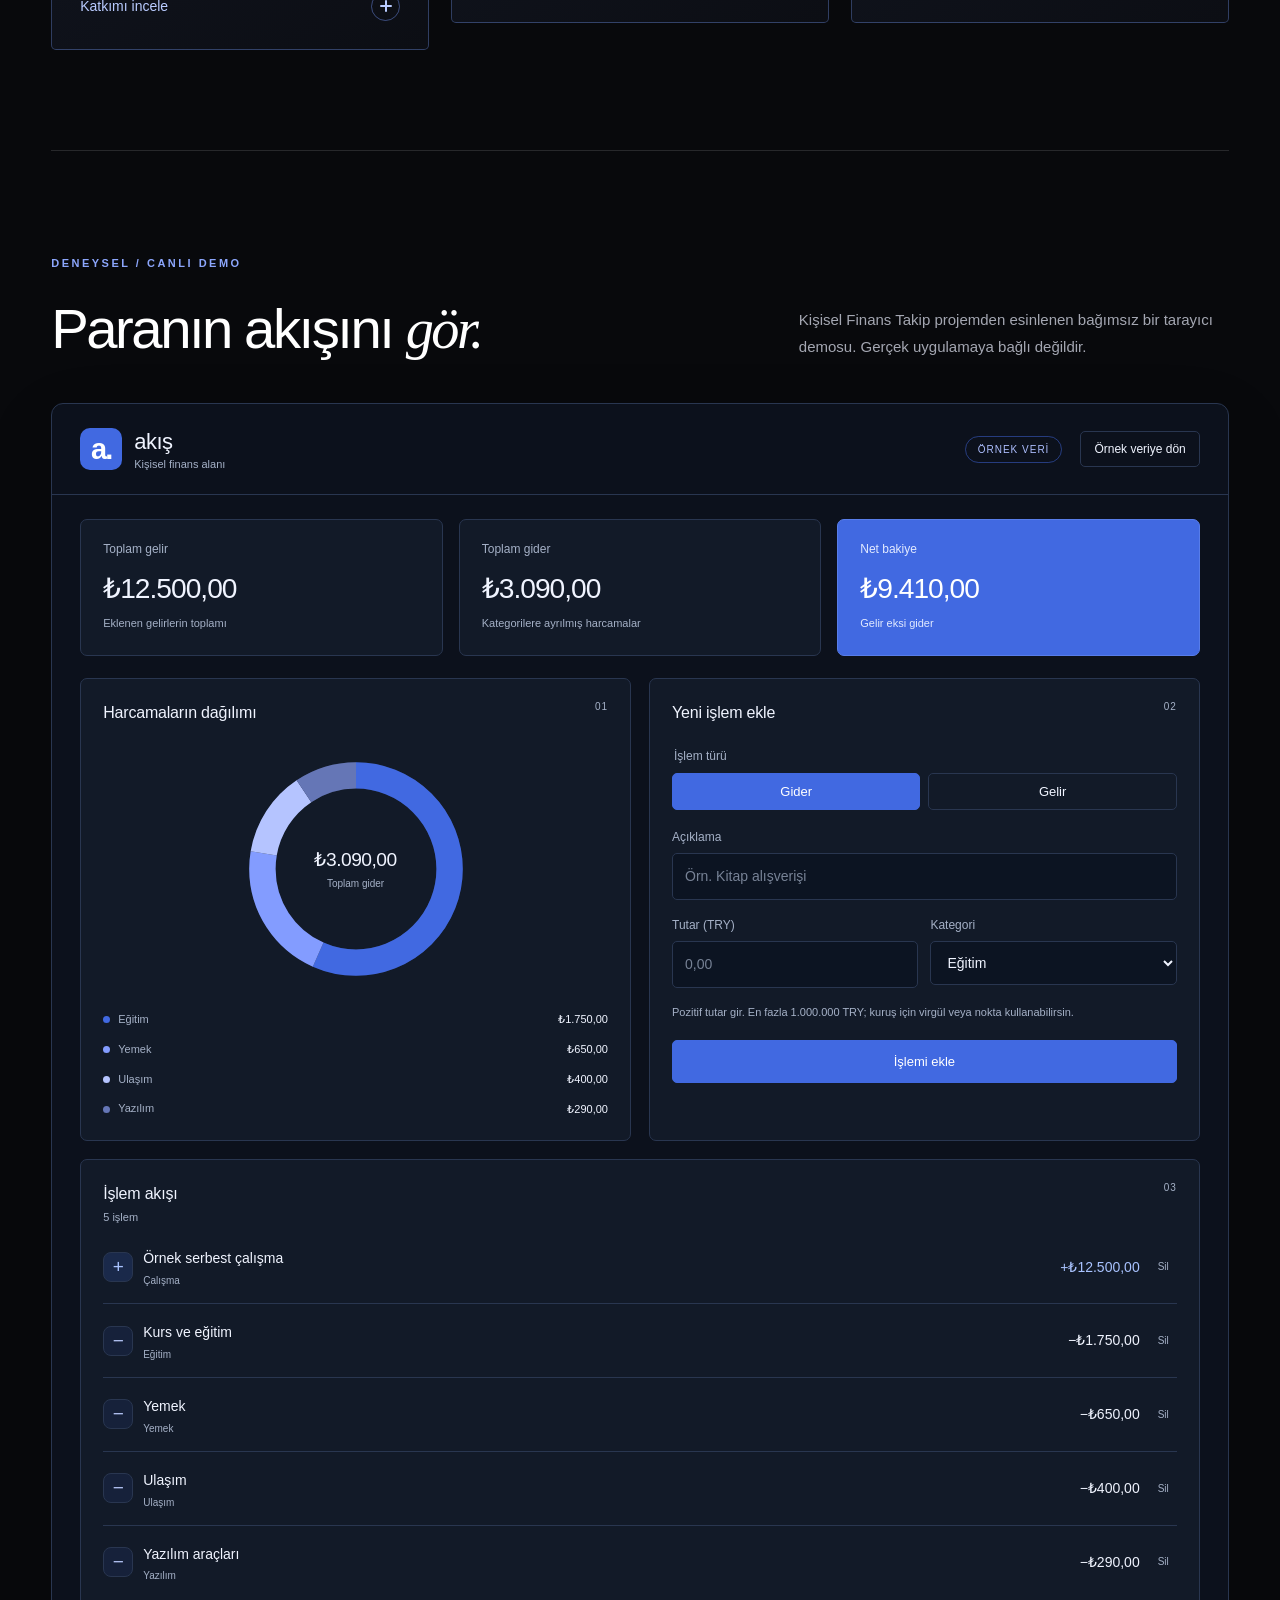
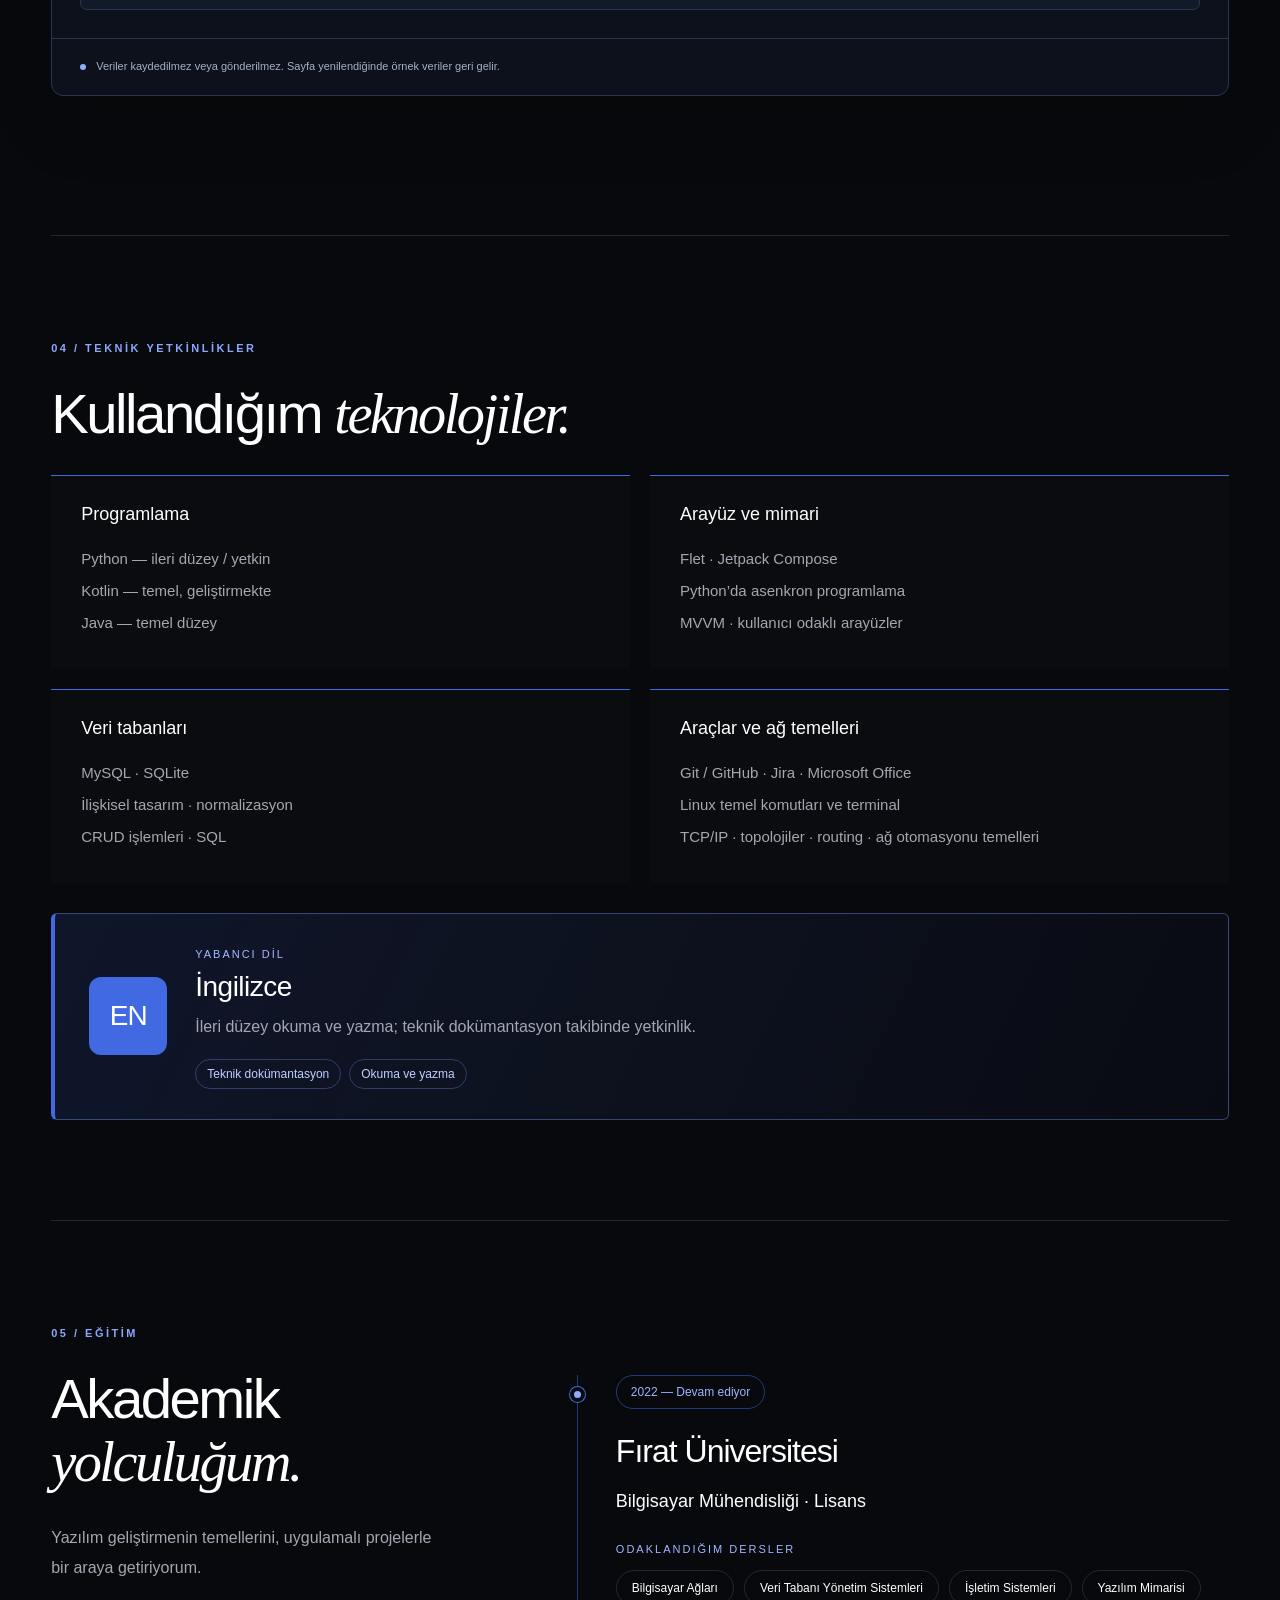
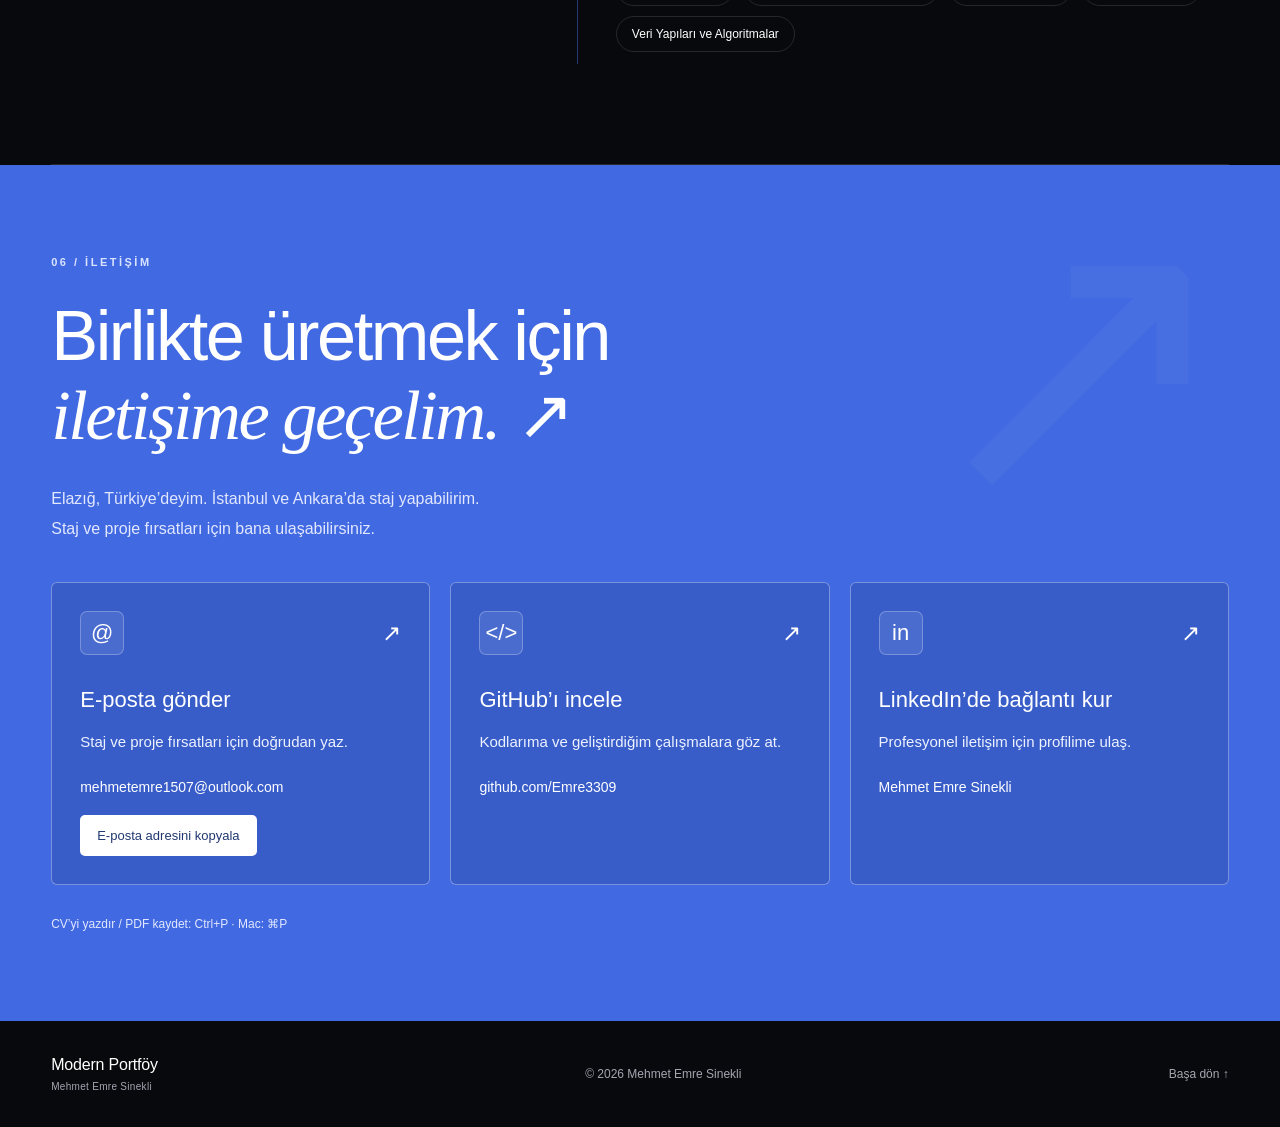
<file: modern-portfoy-finans-demo-onizleme.html>
<!doctype html>
<html lang="tr">
<head>
<meta charset="UTF-8"><meta name="viewport" content="width=device-width, initial-scale=1">
<meta name="description" content="Mehmet Emre Sinekli — Fırat Üniversitesi Bilgisayar Mühendisliği öğrencisi. Python, Android ve veri tabanı projeleri, eğitim ve teknik yetkinlikler.">
<meta name="theme-color" content="#08090c"><title>Modern Portföy — Finans Demo Denemesi</title>
<style>
:root{--paper:#08090c;--ink:#fff;--muted:#a4a7b2;--blue:#4169e1;--line:#ffffff20;--serif:Georgia,'Times New Roman',serif}*{box-sizing:border-box}html{scroll-behavior:smooth;scroll-padding-top:100px}body{margin:0;background:var(--paper);color:var(--ink);font-family:Arial,Helvetica,sans-serif;-webkit-font-smoothing:antialiased}::selection{background:var(--blue);color:white}a{color:inherit;text-decoration:none}a:focus-visible{outline:3px solid #7698ff;outline-offset:6px}a:hover{color:#91acff}.wrap{width:min(1280px,calc(100% - 96px));margin:auto}.header{height:100px;display:flex;align-items:center;justify-content:space-between;border-bottom:1px solid var(--line)}.logo{font-size:34px;letter-spacing:-2px;font-weight:800}.logo span{font-size:12px;vertical-align:top;display:inline-block;margin:4px 0 0 6px;letter-spacing:0;color:#849fff}nav{display:flex;gap:36px;align-items:center;font-size:13px}.nav-contact{border:1px solid #ffffff50;padding:13px 20px;border-radius:30px}.nav-contact span{margin-left:22px}.hero{padding-top:70px;display:grid;grid-template-columns:1.2fr 1fr;gap:40px}.hero-copy{padding:16px 0}.eyebrow,.section-label{font-size:10px;font-weight:600;letter-spacing:2.5px}.eyebrow{display:flex;align-items:center;gap:12px;margin:0 0 32px;color:#bbc7f5}.status-dot{width:7px;height:7px;background:#799bff;border-radius:50%;box-shadow:0 0 16px #4169e1}h1{font-size:clamp(65px,7.9vw,112px);font-weight:600;line-height:.99;letter-spacing:-6px;margin:0}.serif{font-family:var(--serif);font-weight:400;font-style:italic}h1 .serif{color:#8aa5ff}.accent{color:#7899ff}.hero-description{font-size:15px;line-height:1.9;color:var(--muted);max-width:365px;margin:30px 0}.button{display:inline-flex;align-items:center;justify-content:space-between;gap:48px;background:var(--blue);color:#fff;padding:19px 25px;border-radius:3px;font-size:13px;transition:background .2s,transform .2s;box-shadow:0 8px 35px #4169e12b}.button:hover{background:#3156cc;color:white;transform:translateY(-3px)}.button span{font-size:21px}.hero-art{isolation:isolate;position:relative;min-height:540px;background:radial-gradient(ellipse at 50% 45%,#243a72 0, #10182c 44%,#0c101a 72%);overflow:hidden;border:1px solid #ffffff18;border-radius:4px;margin-top:8px}.hero-art:before{content:'';position:absolute;inset:0;background-image:linear-gradient(#ffffff07 1px,transparent 1px),linear-gradient(90deg,#ffffff07 1px,transparent 1px);background-size:42px 42px;mask-image:linear-gradient(black,transparent)}.hero-art:after{content:'E';position:absolute;top:70px;left:0;right:0;text-align:center;font-size:370px;font-weight:900;line-height:1;opacity:.035;color:#dbe4ff;z-index:-1}.art-label{position:absolute;top:30px;left:28px;font-size:9px;letter-spacing:2px;color:#a8b9ed}.art-disc{position:absolute;width:280px;height:280px;border-radius:50%;background:conic-gradient(from 30deg,#91b1ff,#4169e1,#132b80,#4d72e4,#b3caff,#4169e1,#91b1ff);top:135px;left:50%;transform:translateX(-50%) rotate(-20deg);box-shadow:inset -15px -20px 35px #0006,0 30px 65px #0008,0 0 80px #4169e126}.art-core{position:absolute;width:138px;height:138px;background:radial-gradient(circle at 30% 20%,#17284c,#080d18);border-radius:50%;top:206px;left:50%;transform:translateX(-50%);box-shadow:inset 12px 12px 22px #000b,0 0 4px #a9c4ff66}.orbit{position:absolute;width:395px;height:135px;border:1px solid #bdcfff70;border-radius:50%;left:50%;top:211px;z-index:2}.orbit-one{transform:translateX(-50%) rotate(-35deg)}.orbit-two{transform:translateX(-50%) rotate(35deg);border-color:#91b0ff33}.art-star{position:absolute;right:30px;top:65px;font-size:58px;color:#9fb7ff}.art-caption{position:absolute;bottom:32px;left:28px;font-size:12px;line-height:1.6;color:#cad2e9}.art-coordinate{position:absolute;right:28px;bottom:34px;font-size:9px;letter-spacing:1px;color:#8c9abb}.hero-bottom{grid-column:1/-1;display:flex;justify-content:space-between;border-bottom:1px solid var(--line);padding:22px 0 30px;margin-top:12px;font-size:9px;letter-spacing:1.8px;color:var(--muted)}.section{padding:100px 0;border-bottom:1px solid var(--line)}.about{display:grid;grid-template-columns:1fr 2fr;gap:30px}.section-label{color:#8ca6fc;margin:6px 0 28px}h2{font-size:clamp(36px,4.4vw,59px);font-weight:500;line-height:1.13;letter-spacing:-2.5px;margin:0 0 28px}.about-content p{font-size:16px;line-height:1.9;color:var(--muted);max-width:615px}.skills{display:flex;flex-wrap:wrap;gap:9px;margin-top:30px}.skills span,.tags span{border:1px solid var(--line);border-radius:24px;padding:10px 15px;font-size:11px}.section-heading{display:flex;justify-content:space-between;align-items:end}.muted{color:var(--muted);font-size:12px;margin-bottom:32px}.project-note{color:var(--muted);font-size:12px;line-height:1.8;max-width:650px;margin:0 0 30px}.project-grid{display:grid;grid-template-columns:1fr 1fr;gap:32px}.project-visual{height:370px;position:relative;overflow:hidden;display:flex;align-items:center;justify-content:center;border-radius:4px;transition:transform .3s}.project-card:hover .project-visual{transform:translateY(-5px)}.visual-one{background:#4169e1;background-image:radial-gradient(ellipse at 20% 0%,#7a9bff,transparent 70%)}.visual-two{background:#eaecf3;background-image:linear-gradient(130deg,#fff,#c7cbd7)}.visual-number{position:absolute;bottom:18px;left:20px;font-size:10px;color:#fff9}.visual-two .visual-number{color:#151b38}.mock-window{width:77%;height:260px;background:#111217;border:1px solid #ffffff30;position:relative;box-shadow:0 25px 50px #0004;transform:rotate(-6deg);overflow:hidden;border-radius:6px}.window-dots{font-size:7px;letter-spacing:3px;color:#7b7e8d;border-bottom:1px solid #ffffff15;padding:10px}.mock-logo{font-size:16px;font-weight:bold;margin:16px 22px}.mock-title{font-family:var(--serif);font-size:39px;line-height:1;margin:24px 22px;position:relative;z-index:1}.mock-pill{font-size:7px;margin-left:22px;letter-spacing:1px;color:#9eb4ff}.mock-circle{height:190px;width:190px;border:35px solid #4169e1;border-radius:50%;position:absolute;right:-35px;top:70px}.note-card{position:absolute;width:66%;height:240px;border-radius:6px}.note-back{background:#4169e1;transform:rotate(-11deg)}.note-front{background:#fff;color:#0a0d16;transform:rotate(6deg);padding:28px;box-shadow:0 22px 40px #0c163e22}.note-small{font-size:8px;letter-spacing:2px;color:#4169e1}.note-front strong{display:block;font-family:var(--serif);font-size:29px;font-weight:400;margin:22px 0}.note-line{width:80%;height:1px;background:#dce0ec;margin-top:14px}.note-line.short{width:55%}.note-flower{position:absolute;bottom:14px;right:23px;color:#4169e1;font-size:48px}.project-meta{display:flex;justify-content:space-between;align-items:center;gap:10px;margin-top:24px}.project-meta h3{font-size:17px;font-weight:500;margin:0}.project-meta>span{font-size:10px;color:#9bb2ff;white-space:nowrap}.project-card>p{font-size:13px;line-height:1.8;color:var(--muted)}.tags{display:flex;gap:7px}.tags span{font-size:10px;padding:7px 11px;color:#a4a7b2}.contact{background:#4169e1;position:relative;overflow:hidden}.contact:after{content:'↗';position:absolute;right:3%;top:0;font-size:390px;line-height:1;color:#ffffff0a;pointer-events:none}.contact-inner{padding:85px 0;position:relative;z-index:1}.contact .section-label{color:#dbe4ff}.contact h2{font-size:clamp(38px,5.5vw,72px)}.contact .accent{color:#fff}.contact p:not(.section-label){font-size:14px;line-height:1.9;color:#e2e8ff;max-width:440px;margin:0 0 28px}.contact .button{background:#fff;color:#10121a;box-shadow:none}.contact .button:hover{background:#0b0d14;color:#fff}.footer{display:flex;align-items:center;justify-content:space-between;gap:20px;padding:34px 0}.footer p,.footer>a:last-child{font-size:11px;color:var(--muted)}.skip-link{position:fixed;top:-100px;left:20px;background:white;color:black;padding:15px;z-index:10}.skip-link:focus{top:15px}.sr-only{position:absolute;width:1px;height:1px;padding:0;margin:-1px;overflow:hidden;clip:rect(0,0,0,0);white-space:nowrap;border:0}@media(max-width:1000px){.wrap{width:calc(100% - 56px)}.hero{gap:25px}h1{font-size:80px}.orbit{width:330px}.art-disc{width:240px;height:240px;top:155px}.art-core{width:118px;height:118px;top:216px}.project-meta{align-items:start;flex-direction:column}.project-visual{height:320px}}@media(max-width:700px){.wrap{width:calc(100% - 40px)}.header{height:82px}.logo{font-size:29px}nav{gap:16px;font-size:11px}.nav-contact{padding:10px 12px}.nav-contact span{margin-left:6px}.hero{grid-template-columns:1fr;padding-top:32px;gap:28px}.hero-copy{padding:8px 0}h1{font-size:clamp(62px,13vw,90px);letter-spacing:-4px}.hero-description{max-width:450px}.hero-art{min-height:430px;width:100%}.art-disc{top:95px}.art-core{top:156px}.orbit{top:153px}.art-star{top:55px}.hero-bottom{margin-top:0;font-size:8px;letter-spacing:.5px;gap:16px}.section{padding:60px 0}.about{grid-template-columns:1fr;gap:0}.section-heading{display:block}.muted{display:block;margin:0 0 22px}.project-grid{grid-template-columns:1fr;gap:42px}.project-visual{height:340px}.contact-inner{padding:60px 0}.footer{flex-wrap:wrap}.footer p{order:3;width:100%;margin:0}}@media(max-width:370px){nav{gap:10px}.wrap{width:calc(100% - 30px)}.project-visual{height:290px}.note-front{padding:20px}.note-front strong{font-size:25px}.orbit{width:290px}}@media(prefers-reduced-motion:reduce){html{scroll-behavior:auto}*{transition:none!important}}
/* CV layout */
.cv-name{font-size:clamp(65px,7.6vw,106px)}.hero-actions{display:flex;align-items:center;flex-wrap:wrap;gap:24px}.text-link{font-size:13px}.text-link small{font-size:9px;color:var(--muted);margin-left:5px}.cv-project-grid{display:grid;grid-template-columns:repeat(3,minmax(0,1fr));gap:22px}.cv-project{padding:28px;background:linear-gradient(145deg,#141927,#0c0e14);border:1px solid var(--line);border-radius:5px;display:flex;flex-direction:column;transition:border-color .2s,transform .2s}.cv-project:hover{border-color:#4169e1;transform:translateY(-4px)}.project-top{display:flex;align-items:center;gap:15px;margin-bottom:36px;color:#94adff}.project-top>span:last-child{margin-left:auto;font-size:22px}.project-index{font-size:34px;letter-spacing:-2px}.project-kind{font-size:10px;letter-spacing:.8px}.cv-project h3{font-size:23px;line-height:1.35;font-weight:500;margin:0 0 18px;letter-spacing:-.5px}.cv-project p,.cv-project li{font-size:13px;line-height:1.85;color:#aeb4c4}.cv-project p{margin:0}.cv-project ul{padding-left:16px;margin:18px 0 28px}.cv-project li+li{margin-top:8px}.cv-project .tags{margin-top:auto;flex-wrap:wrap}.cv-project .tags span{color:#b4c4f9}.skill-grid{display:grid;grid-template-columns:1fr 1fr;gap:20px}.skill-card{padding:28px 30px;border-top:1px solid #4169e1;background:#ffffff03}.skill-card h3{font-size:18px;font-weight:500;margin:0 0 20px}.skill-card p{color:var(--muted);font-size:14px;line-height:1.8;margin:5px 0}.language-row{display:flex;gap:40px;align-items:baseline;border-top:1px solid var(--line);margin-top:28px;padding-top:24px}.language-label{font-size:10px;letter-spacing:2px;color:#8ca6fc;white-space:nowrap}.language-row p{color:var(--muted);line-height:1.8;font-size:14px}.language-row strong{color:#fff;font-weight:500}.education-date{display:inline-block;font-size:12px;color:#9eb4ff;border:1px solid #4169e180;padding:9px 14px;border-radius:25px;margin-bottom:24px}.about-content .degree{color:white;font-size:20px}.contact-email{display:inline-block;font-size:clamp(18px,3vw,34px);letter-spacing:-.6px;overflow-wrap:anywhere;border-bottom:1px solid #ffffff70;padding-bottom:9px;margin:0 0 30px}.contact-email:hover{color:#fff}.contact-links{display:flex;gap:26px;align-items:center;flex-wrap:wrap;font-size:13px}.contact-links a:hover{color:white;text-decoration:underline}.print-button{font:inherit;background:none;border:1px solid #ffffff60;padding:11px 16px;color:white;border-radius:3px;cursor:pointer}.print-button:hover{background:#ffffff15}.print-button:focus-visible{outline:3px solid white;outline-offset:4px}@media(max-width:1050px){.cv-project-grid{grid-template-columns:1fr 1fr}.cv-project:last-child{grid-column:1/-1}.header nav{gap:18px}.cv-name{font-size:80px}}@media(max-width:700px){.header{height:auto;min-height:95px;flex-wrap:wrap;padding:17px 0;gap:18px}.header nav{width:100%;justify-content:space-between;gap:8px;flex-wrap:wrap;font-size:11px}.nav-contact{padding:7px 10px}.cv-name{font-size:clamp(60px,13vw,90px)}.eyebrow{font-size:9px;letter-spacing:1.7px}.cv-project-grid,.skill-grid{grid-template-columns:1fr}.cv-project:last-child{grid-column:auto}.cv-project{padding:25px}.project-top{margin-bottom:25px}.language-row{display:block}.contact-links{gap:20px}.hero-bottom{align-items:start}.hero-bottom>span{max-width:72%;line-height:1.8}.hero-bottom>a{white-space:nowrap}.contact-email{letter-spacing:-.4px}}
@media print{html{scroll-behavior:auto}body{background:white!important;color:#111!important;font-size:10pt}.wrap{width:100%}.header,.hero-art,.hero-bottom,.hero-actions,.footer,.skip-link,.print-button,.contact:after,.contact .cv-download{display:none!important}.hero{display:block;padding:0}.hero-copy{padding:0}.cv-name{font-size:38pt;line-height:1;letter-spacing:-1px}.cv-name br{display:none}.cv-name .serif{color:#111;margin:0 8px}.accent{color:#111}.hero-description{max-width:none;font-size:11pt;margin:15px 0}.eyebrow,.section-label{color:#333;font-size:8pt}.section{padding:20px 0;border-color:#ccc}.about{display:block}.about-content p,.cv-project p,.cv-project li,.skill-card p,.language-row p,.contact p:not(.section-label){color:#333;font-size:10pt;line-height:1.5}h2,.contact h2{font-size:22pt;letter-spacing:-.5px;margin-bottom:12px}.cv-project-grid{display:block}.cv-project,.skill-card{background:white;border:1px solid #ccc;box-shadow:none;padding:15px;margin-bottom:12px;break-inside:avoid}.project-top{margin-bottom:10px;color:#333}.project-index{font-size:18pt}.cv-project h3{font-size:15pt}.cv-project .tags span,.tags span,.skills span{color:#222;border-color:#ccc}.cv-project ul{margin:10px 0}.tags{margin-top:10px!important}.skill-grid{gap:12px}.language-row strong,.about-content .degree{color:#111}.education-date{color:#333;border-color:#aaa}.contact{background:white;color:#111}.contact-inner{padding:20px 0}.contact .section-label{color:#333}.contact-email{font-size:14pt;border:0;margin:0 0 10px;padding:0}.contact-links{gap:20px}.muted{display:none}@page{size:A4;margin:15mm}}
/* Brand and section navigation */
.header{position:sticky;top:0;z-index:20;background:#08090cf2;backdrop-filter:blur(18px);-webkit-backdrop-filter:blur(18px);box-shadow:0 10px 30px #00000012}.header .brand{display:inline-flex;align-items:center;gap:13px;letter-spacing:0;flex-shrink:0}.header .brand-mark{display:grid;place-items:center;width:41px;height:43px;margin:0;background:var(--blue);color:white;font-size:23px;line-height:1;font-weight:600;border-radius:3px;vertical-align:baseline}.header .brand-name{display:block;font-size:20px;font-weight:500;letter-spacing:-.5px;color:white;margin:0;vertical-align:baseline}.brand-name small{display:block;font-size:8px;letter-spacing:2px;margin-top:7px;font-weight:400;color:#a4aabd}.header nav a{position:relative;transition:color .2s,background .2s}.header nav a:not(.nav-contact){padding:12px 0}.header nav a:not(.nav-contact):after{content:'';position:absolute;left:0;right:0;bottom:2px;height:2px;background:#7899ff;transform:scaleX(0);transform-origin:left;transition:transform .25s ease}.header nav a[aria-current="location"]{color:#9db4ff}.header nav a[aria-current="location"]:after,.header nav a:hover:after{transform:scaleX(1)}.header nav .nav-contact[aria-current="location"]{background:#4169e125;border-color:#7899ff}.footer-brand{display:block;font-size:16px;letter-spacing:-.2px}.footer-brand span{display:block;font-size:10px;letter-spacing:.3px;color:var(--muted);margin-top:7px}.skill-card{transition:background .25s,border-color .25s}.skill-card:hover{background:#4169e10c;border-color:#91aaff}.hero-art .art-star{font-size:44px;opacity:.65}.section,.contact{scroll-margin-top:18px}@media(max-width:1050px) and (min-width:701px){.header .brand-name{font-size:17px}.header .brand{gap:9px}.header nav{gap:14px;font-size:12px}}@media(max-width:700px){html{scroll-padding-top:155px}.header .brand-name{font-size:19px}.header .brand-mark{width:36px;height:38px;font-size:21px}.header{padding:15px 0 10px;gap:12px}.header nav{row-gap:8px}.header nav a:not(.nav-contact){padding:8px 0}.brand-name small{font-size:7px}.section,.contact{scroll-margin-top:12px}}@media print{.header{position:static}.footer-brand{display:none}}


/* Project content */

.professional-title{font-size:20px;line-height:1.5;letter-spacing:-.3px;color:#b3c5ff;margin:28px 0 0}.professional-title span{display:block;font-size:14px;letter-spacing:.1px;color:#c0c3cc;margin-top:5px}.hero-description{font-size:16px}.hero-actions .text-link{font-size:14px}.section-label,.eyebrow{font-size:11px}.header nav{font-size:14px}.project-instruction{font-size:15px;line-height:1.8;color:#b1b7c7;margin:0 0 30px;max-width:700px}.cv-project-grid{align-items:start}.cv-project{display:block;padding:0;overflow:hidden}.cv-project summary{display:block;cursor:pointer;list-style:none;padding:28px}.cv-project summary::-webkit-details-marker{display:none}.cv-project summary::marker{content:''}.cv-project summary:focus-visible{outline:3px solid #9cb6ff;outline-offset:-4px;border-radius:5px}.cv-project summary:hover .detail-toggle{color:white}.cv-project .project-top{margin-bottom:24px}.cv-project .project-top>span:last-child{margin-left:0;font-size:12px}.cv-project h3{min-height:94px;font-size:24px;line-height:1.3;margin-bottom:22px}.project-field-label{display:block;font-size:11px;letter-spacing:1.7px;color:#9db5ff;margin:22px 0 9px}.cv-project p{font-size:15px;line-height:1.8;color:#b8becc}.cv-project .tags{display:flex;min-height:66px;align-content:start;gap:7px;margin-top:0!important}.cv-project .tags span{font-size:11px;padding:7px 10px;align-self:start}.detail-toggle{display:flex;justify-content:space-between;align-items:center;gap:12px;font-size:14px;color:#b9cbff;border-top:1px solid #ffffff24;margin-top:25px;padding-top:20px}.toggle-icon{display:grid;place-items:center;border:1px solid #7899ff70;width:29px;height:29px;border-radius:50%;font-size:22px;line-height:1;transition:transform .25s,background .25s}.when-open{display:none}details[open] .when-closed{display:none}details[open] .when-open{display:inline}details[open] .toggle-icon{transform:rotate(45deg);background:#4169e140}details[open].cv-project{border-color:#7899ff80}.project-detail{padding:0 28px 28px}.project-detail h4{font-size:16px;font-weight:500;color:white;margin:0;padding:22px 0 5px;border-top:1px solid var(--line)}.project-detail dt{font-size:14px;color:#b8caff;margin:20px 0 6px}.project-detail dd{margin:0;font-size:14px;line-height:1.85;color:#b8becc}.skill-card p{font-size:15px}.skills span{font-size:12px}.language-label{font-size:11px}.language-row p{font-size:15px}.contact p:not(.section-label){font-size:16px}.contact-links{font-size:14px}.footer p,.footer>a:last-child{font-size:12px}
@media(max-width:1050px){.cv-project:last-child h3{min-height:0}.cv-project:last-child .tags{min-height:0}}
@media(max-width:700px){.cv-project summary{padding:25px}.cv-project h3{min-height:0;font-size:24px}.cv-project .tags{min-height:0}.professional-title{font-size:19px}.professional-title span{font-size:14px}.header nav{font-size:12px}.project-detail{padding:0 25px 25px}.project-instruction{font-size:14px}.cv-project summary:focus-visible{outline-offset:-5px}}
@media print{.cv-project summary{padding:15px;cursor:default}.cv-project h3{min-height:0;font-size:15pt}.cv-project p,.project-detail dd{font-size:10pt}.project-detail{display:block!important;padding:0 15px 15px}.cv-project::details-content{content-visibility:visible!important;display:block!important}.detail-toggle,.project-instruction{display:none}.project-field-label{font-size:8pt;color:#222}.professional-title,.professional-title span,.project-detail h4,.project-detail dt{color:#222}.professional-title{font-size:13pt}.cv-project .tags{min-height:0}.project-top .project-kind{color:#333}.cv-project summary:focus-visible{outline:none}}

/* One motion system for scrolling and anchor navigation. */
body{--entry-motion:none;--intro-motion:none;--detail-motion:none;--disc-motion:none;--star-motion:none}

body:has(#motion-on:checked){--entry-motion:viewport-entry;--intro-motion:intro-entry;--detail-motion:detail-open;--disc-motion:disc-float;--star-motion:star-turn}
@keyframes viewport-entry{from{opacity:.18;translate:0 52px}to{opacity:1;translate:0 0}}
@keyframes intro-entry{from{opacity:.2;transform:translateY(35px)}to{opacity:1;transform:translateY(0)}}
@keyframes detail-open{from{opacity:.3;transform:translateY(12px)}to{opacity:1;transform:translateY(0)}}
@keyframes disc-float{0%,100%{transform:translateX(-50%) translateY(-8px) rotate(-20deg)}50%{transform:translateX(-50%) translateY(8px) rotate(-8deg)}}
@keyframes star-turn{to{transform:rotate(180deg)}}
@keyframes reading-progress{from{transform:scaleX(0)}to{transform:scaleX(1)}}
.hero-copy,.hero-art{animation:var(--intro-motion) 1s cubic-bezier(.2,.8,.2,1) both}
.hero-art{animation-delay:.12s}.hero-art .art-disc{animation:var(--disc-motion) 6s ease-in-out infinite}.hero-art .art-star{animation:var(--star-motion) 16s linear infinite}
/* Keep the details box stationary: expanding it must not restart its entrance. */
.cv-project,.cv-project:hover{transform:none;transition:border-color .25s,box-shadow .25s;background-image:linear-gradient(145deg,#141927,#0c0e14)}
.cv-project:hover{border-color:#7899ff;box-shadow:0 12px 32px #0003}
.cv-project summary{position:relative}.cv-project[open] summary{border-bottom:1px solid #ffffff10}.project-detail{animation:none}
details[open] .project-detail{animation:var(--detail-motion) .35s ease-out}
@supports(animation-timeline:view()){
 /* Summary height stays constant when a card opens. Its timeline stays stable. */
 .about-content,.section-heading,.section>h2,.cv-project>summary,.skill-card,.language-row,.contact-inner{
  animation-name:var(--entry-motion);animation-duration:auto;animation-timing-function:linear;animation-fill-mode:both;
  animation-timeline:view(block 100px 0px);animation-range:entry 0% entry 50%;
 }
 .cv-project:nth-child(2)>summary,.skill-card:nth-child(2){animation-range:entry 8% entry 58%}
 .cv-project:nth-child(3)>summary,.skill-card:nth-child(3){animation-range:entry 16% entry 66%}
 .skill-card:nth-child(4){animation-range:entry 24% entry 74%}
}
/* Progressive fallback: all content stays visible without scroll timelines. */
@supports not (animation-timeline:view()){
 .section:target>.about-content,.section:target>.section-heading,.section:target>h2,.section:target .cv-project>summary,.section:target .skill-card,.contact:target .contact-inner{animation:var(--intro-motion) .85s .15s ease-out both}
}
@supports selector(body:has(:target)){
 body:has(#hakkimda:target) .header a[href="#hakkimda"],body:has(#projeler:target) .header a[href="#projeler"],body:has(#yetkinlikler:target) .header a[href="#yetkinlikler"],body:has(#egitim:target) .header a[href="#egitim"]{color:#abc0ff}
 body:has(#hakkimda:target) .header a[href="#hakkimda"]:after,body:has(#projeler:target) .header a[href="#projeler"]:after,body:has(#yetkinlikler:target) .header a[href="#yetkinlikler"]:after,body:has(#egitim:target) .header a[href="#egitim"]:after{transform:scaleX(1)}
}
.motion-control{position:fixed;right:18px;bottom:18px;z-index:40;display:flex;align-items:center;gap:10px;padding:13px 16px;background:#141927;color:white;border:1px solid #7899ff80;border-radius:8px;box-shadow:0 6px 25px #0007;font-size:12px;cursor:pointer}.motion-control input{width:18px;height:18px;accent-color:#4169e1;cursor:pointer}.motion-control .motion-on{display:none}body:has(#motion-on:checked) .motion-off{display:none}body:has(#motion-on:checked) .motion-on{display:inline}body:has(#motion-on:checked) .motion-control{border-color:#a6bbff;background:#1e316b}.print-hint{font-size:11px;color:#e2e8ff}
@media(prefers-reduced-motion:reduce){html{scroll-behavior:auto}.button{transition:none}}
html:has(#motion-on:checked){scroll-behavior:smooth}
@media(max-width:700px){.motion-control{right:10px;bottom:10px;padding:9px 12px;font-size:11px}.footer{padding-bottom:80px}@supports(animation-timeline:view()){.cv-project>summary,.cv-project:nth-child(2)>summary,.cv-project:nth-child(3)>summary,.skill-card:nth-child(n){animation-range:entry 0% entry 50%;animation-timeline:view(block 145px 0px)}}}
@media print{*,*:before,*:after{animation:none!important;translate:none!important;transform:none!important;filter:none!important;opacity:1!important}.motion-control,.print-hint{display:none!important}.cv-project::details-content{content-visibility:visible!important;display:block!important}}
/* Clip corners without creating an inner scroll container for view timelines. */
.cv-project{overflow:clip}

/* The checkbox is the sole animation switch: unchecked always means off. */
html:not(:has(#motion-on:checked)){scroll-behavior:auto!important}
body:not(:has(#motion-on:checked)) *,body:not(:has(#motion-on:checked)) *:before,body:not(:has(#motion-on:checked)) *:after{animation:none!important}
body:not(:has(#motion-on:checked)) .motion-control{background:#171a23;border-color:#707785}
.motion-control input:focus-visible{outline:3px solid white;outline-offset:4px}
/* A visible, continuous project effect; independent of view-timeline support. */
.cv-project{position:relative;border-color:#536cab80}
.cv-project:before{content:'';position:absolute;top:0;left:0;right:0;height:4px;background:#4169e1;z-index:2;pointer-events:none}
.cv-project:after{content:'';position:absolute;top:0;left:0;width:85px;height:4px;background:linear-gradient(90deg,transparent,#b9d4ff,#fff,#b9d4ff,transparent);box-shadow:0 2px 18px #7899ff;z-index:3;opacity:0;pointer-events:none}
.project-top .project-motion-symbol{margin-left:auto!important;font-size:32px!important;width:36px;height:36px;display:grid;place-items:center;border:1px solid #7899ff80;border-radius:50%;color:#9dbaff;font-weight:300;flex-shrink:0}
@keyframes project-light-travel{0%{left:-85px}100%{left:100%}}
@keyframes project-symbol-turn{0%{rotate:0deg;scale:1}50%{rotate:90deg;scale:1.15}100%{rotate:180deg;scale:1}}
body:has(#motion-on:checked) .cv-project:after{opacity:1;animation:project-light-travel 2.4s linear infinite}
body:has(#motion-on:checked) .cv-project:nth-child(2):after{animation-delay:-.8s}
body:has(#motion-on:checked) .cv-project:nth-child(3):after{animation-delay:-1.6s}
body:has(#motion-on:checked) .project-motion-symbol{animation:project-symbol-turn 4s ease-in-out infinite}
@supports(animation-timeline:view()){
 .cv-project>summary,.cv-project:nth-child(2)>summary,.cv-project:nth-child(3)>summary{animation-range:entry 0% entry 85%}
}
@media print{.cv-project:before,.cv-project:after,.project-motion-symbol{display:none!important}}
/* Static project marker, geometrically centered independent of font metrics. */
.project-top .project-motion-symbol{position:relative;display:block;font-size:0!important;line-height:0;animation:none!important;rotate:none!important;scale:1!important;transform:none!important}
.project-top .project-motion-symbol:before,.project-top .project-motion-symbol:after{content:'';position:absolute;top:50%;left:50%;width:14px;height:2px;background:currentColor;border-radius:1px;transform:translate(-50%,-50%)}
.project-top .project-motion-symbol:after{transform:translate(-50%,-50%) rotate(90deg)}
/* Match the lower expand marker to the fixed, centered project marker. */
.detail-toggle .toggle-icon{position:relative;display:block;font-size:0;line-height:0;transform:none!important;rotate:none!important;scale:1!important;animation:none!important;transition:background .25s}
.detail-toggle .toggle-icon:before,.detail-toggle .toggle-icon:after{content:'';position:absolute;top:50%;left:50%;width:12px;height:2px;background:currentColor;border-radius:1px;transform:translate(-50%,-50%)}
.detail-toggle .toggle-icon:after{transform:translate(-50%,-50%) rotate(90deg)}
details[open] .detail-toggle .toggle-icon:after{display:none}
/* Fluid layout: fill the browser viewport instead of a fixed 1280px column. */
html,body{width:100%;min-height:100%;overflow-x:clip}
.wrap{width:calc(100% - 2 * clamp(20px,4vw,80px));max-width:none}
.hero{min-height:calc(100svh - 100px);align-content:center;grid-template-rows:1fr auto;padding-top:clamp(32px,5vh,70px)}
.hero-copy{align-self:center}.hero-art{align-self:center;min-height:clamp(540px,62vh,760px)}.hero-bottom{align-self:end}
.hero-description{max-width:510px}.about-content p{max-width:780px}
@media(max-width:700px){.hero{min-height:auto;grid-template-rows:auto;padding-top:32px}.hero-art{min-height:430px}.hero-copy{width:100%}}
@media print{html,body{overflow:visible}.wrap{width:100%}.hero{min-height:0;display:block}}
.education-layout{display:grid;grid-template-columns:1fr 1.4fr;gap:60px}.education-intro{font-size:16px;line-height:1.9;color:var(--muted);max-width:400px}.education-timeline{list-style:none;border-left:1px solid #4169e180;margin:8px 0 0;padding:0 0 12px 38px}.education-timeline li{position:relative}.timeline-dot{position:absolute;top:12px;left:-46px;width:15px;height:15px;border:4px solid var(--paper);border-radius:50%;background:#8faaff;box-shadow:0 0 0 1px #4169e1}.education-timeline h3{font-size:32px;font-weight:500;letter-spacing:-1px;margin:0 0 12px}.education-timeline .degree{font-size:18px;color:var(--ink);line-height:1.5}.course-label{font-size:11px;letter-spacing:2px;color:#a0b7ff;margin-top:28px}.education-timeline .skills{margin-top:15px;gap:10px}
@media(max-width:700px){.education-layout{grid-template-columns:1fr;gap:25px}.education-timeline{padding-left:28px}.timeline-dot{left:-36px}.education-timeline h3{font-size:28px}}
@media print{.education-layout{display:block}.education-timeline{margin-top:20px}.education-timeline h3{font-size:18pt}}
.project-filters{border:0;margin:0 0 32px;padding:0;min-width:0}.project-filters legend{font-size:12px;color:var(--muted);margin-bottom:13px}.filter-options{display:flex;flex-wrap:wrap;gap:10px}.filter-options label{display:flex;align-items:center;gap:16px;border:1px solid var(--line);padding:11px 17px;border-radius:25px;font-size:14px;cursor:pointer;color:var(--muted);transition:background .2s,border-color .2s}.filter-options label span{font-size:10px;opacity:.65}.filter-options input:checked+label{background:#4169e1;color:white;border-color:#4169e1}.filter-options input:focus-visible+label{outline:3px solid #91acff;outline-offset:4px}.filter-options label:hover{border-color:#7899ff}
#projeler:has(#filter-python:checked) .cv-project:not([data-category~="python"]),#projeler:has(#filter-android:checked) .cv-project:not([data-category~="android"]),#projeler:has(#filter-data:checked) .cv-project:not([data-category~="data"]){display:none}
@media print{.project-filters{display:none}#projeler .cv-project{display:block!important}}
.contact-grid{display:grid;grid-template-columns:repeat(3,minmax(0,1fr));gap:20px;margin-top:38px}.contact-card{display:block;padding:28px;background:#0d163c24;border:1px solid #ffffff55;border-radius:6px;transition:background .2s,border-color .2s}.contact-card:hover{color:white;background:#0d163c4d;border-color:white}.contact-card-top{display:flex;justify-content:space-between;align-items:center;margin-bottom:30px;font-size:23px}.contact-icon{display:grid;place-items:center;width:44px;height:44px;background:#ffffff18;border:1px solid #ffffff40;border-radius:7px;font-size:22px}.contact-card h3{font-size:22px;line-height:1.4;font-weight:500;margin:0 0 12px}.contact .contact-card p{font-size:15px;line-height:1.8;max-width:none;margin:0 0 24px;color:#eef2ff}.contact-address{display:block;font-size:14px;overflow-wrap:anywhere;color:white}.contact-inner>.print-hint{margin:28px 0 0!important;font-size:12px!important}
@media(max-width:900px){.contact-grid{grid-template-columns:1fr}.contact-card{padding:24px}.contact-card-top{margin-bottom:18px}}
@media print{.contact-grid{display:block}.contact-card{border:1px solid #aaa;background:none;color:#111;margin-bottom:12px;padding:15px;break-inside:avoid}.contact-card h3,.contact .contact-card p,.contact-address{color:#111}.contact-card-top{display:none}}
/* Local CSS-only theme switch; no storage, tracking or scripts. */
.theme-control{position:fixed;right:18px;bottom:80px;z-index:40;display:flex;align-items:center;gap:10px;padding:13px 16px;background:#141927;border:1px solid #707785;border-radius:8px;color:white;box-shadow:0 6px 25px #0004;font-size:12px;cursor:pointer}.theme-control input{width:18px;height:18px;accent-color:#4169e1;cursor:pointer}.theme-control input:focus-visible{outline:3px solid #7899ff;outline-offset:4px}.theme-light{display:none}body:has(#light-theme:checked) .theme-dark{display:none}body:has(#light-theme:checked) .theme-light{display:inline}
body:has(#light-theme:checked){--paper:#f7f8fc;--ink:#121726;--muted:#505b70;--line:#d8deeb;background-color:var(--paper);color:var(--ink);color-scheme:light}
body:has(#light-theme:checked) .header{background:#f7f8fcf2}
body:has(#light-theme:checked) .brand-name{color:#121726}
body:has(#light-theme:checked) .brand-name small{color:#59647a}
body:has(#light-theme:checked) .nav-contact{border-color:#aab5ce}
body:has(#light-theme:checked) .cv-project{background:#fff;border-color:#c5d0e8;box-shadow:0 6px 25px #263b6f08}
body:has(#light-theme:checked) .cv-project p,body:has(#light-theme:checked) .project-detail dd{color:#505b70}
body:has(#light-theme:checked) .project-kind,body:has(#light-theme:checked) .project-field-label,body:has(#light-theme:checked) .project-detail dt,body:has(#light-theme:checked) .detail-toggle,body:has(#light-theme:checked) .cv-project .tags span{color:#3554ac}
body:has(#light-theme:checked) .project-detail h4{color:#121726}
body:has(#light-theme:checked) .detail-toggle{border-top-color:#d8deeb}
body:has(#light-theme:checked) .project-top .project-motion-symbol{color:#4169e1}
body:has(#light-theme:checked) .professional-title,body:has(#light-theme:checked) h1 .serif,body:has(#light-theme:checked) .accent,body:has(#light-theme:checked) .section-label,body:has(#light-theme:checked) .eyebrow,body:has(#light-theme:checked) .course-label{color:#3556bb}
body:has(#light-theme:checked) .professional-title span{color:#505b70}
body:has(#light-theme:checked) .project-instruction{color:#505b70}
body:has(#light-theme:checked) .skill-card{background:#fff}
body:has(#light-theme:checked) .language-row strong{color:#121726}
body:has(#light-theme:checked) .education-date{color:#3556bb;background:#edf1ff}
body:has(#light-theme:checked) .contact{color:white}
body:has(#light-theme:checked) .contact .section-label{color:#e0e7ff}
body:has(#light-theme:checked) .motion-control,body:has(#light-theme:checked) .theme-control{background:#fff;color:#17203b;border-color:#b8c6e5;box-shadow:0 4px 20px #19274d16}
body:has(#light-theme:checked) a:hover{color:#4169e1}
body:has(#light-theme:checked) .button:hover,body:has(#light-theme:checked) .contact-card:hover{color:white}
body:has(#light-theme:checked) .header nav a{color:#3c4860}
body:has(#light-theme:checked) .header nav a:hover{color:#264ab9}
@media(max-width:700px){.theme-control{right:10px;bottom:65px;padding:9px 12px;font-size:11px}.footer{padding-bottom:125px}}
@media print{.theme-control{display:none!important}body:has(#light-theme:checked){background:white!important;color:#111!important}.contact{color:#111!important}.contact .section-label{color:#333!important}}
/* Edge-to-edge header, compact mobile navigation and grouped appearance controls. */
.header{width:100%;max-width:none;margin:0;padding:0 clamp(20px,4vw,80px);height:100px;gap:24px;flex-wrap:nowrap;isolation:isolate}
.header .brand{margin-right:auto}.header .desktop-nav{display:flex;gap:24px;width:auto;font-size:13px;flex-wrap:nowrap}
.header details>summary{cursor:pointer;list-style:none;display:flex;align-items:center;justify-content:center;gap:9px;font-size:13px;white-space:nowrap;border:1px solid var(--line);border-radius:24px;padding:12px 16px}
.header details>summary::-webkit-details-marker{display:none}.header details>summary::marker{content:''}.header details>summary:focus-visible{outline:3px solid #7899ff;outline-offset:4px}.header details[open]>summary{border-color:#7899ff;background:#4169e125}.settings-icon{font-size:17px}
.header .mobile-menu{display:none}.appearance-panel{position:absolute;right:clamp(20px,4vw,80px);top:calc(100% + 8px);width:320px;max-width:calc(100vw - 32px);padding:22px;border:1px solid var(--line);background:#121723;color:white;border-radius:10px;box-shadow:0 20px 50px #0005}
.panel-title{margin:0 0 18px;font-size:15px;font-weight:500}.setting-row{display:flex;align-items:center;justify-content:space-between;gap:20px;padding:15px 0;border-top:1px solid #ffffff1a;cursor:pointer}.setting-row strong{font-size:14px;font-weight:500;display:block}.setting-row small{display:block;color:#a4adbf;font-size:12px;margin-top:6px;line-height:1.6}.setting-row input{appearance:none;width:42px;height:24px;background:#555d70;border-radius:20px;position:relative;flex-shrink:0;cursor:pointer;margin:0;transition:background .2s}.setting-row input:before{content:'';position:absolute;width:18px;height:18px;left:3px;top:3px;border-radius:50%;background:white;transition:transform .2s}.setting-row input:checked{background:#4169e1}.setting-row input:checked:before{transform:translateX(18px)}.setting-row input:focus-visible{outline:3px solid #91acff;outline-offset:4px}.panel-note{font-size:11px;color:#a4adbf;line-height:1.7;margin:12px 0 0}
.workflow-intro{max-width:330px;font-size:15px;line-height:1.8;color:var(--muted);margin-bottom:28px}.workflow-grid{list-style:none;padding:0;margin:15px 0 0;display:grid;grid-template-columns:repeat(3,minmax(0,1fr));gap:24px}.workflow-grid li{border-top:1px solid #7899ff80;padding:28px 24px 24px;background:#ffffff03;display:flex;flex-direction:column}.workflow-number{font-size:11px;letter-spacing:2px;color:#a0b7ff}.workflow-grid h3{font-size:25px;font-weight:500;letter-spacing:-.5px;margin:28px 0 16px;line-height:1.35}.workflow-grid p{font-size:15px;line-height:1.9;color:var(--muted);margin:0 0 28px}.workflow-evidence{margin-top:auto;font-size:12px;color:#a0b7ff;line-height:1.8}
@supports(animation-timeline:view()){.workflow-grid li{animation:var(--entry-motion) linear both;animation-timeline:view(block 100px 0px);animation-range:entry 0% entry 60%}}
body:has(#light-theme:checked) .appearance-panel{background:#fff;color:#17203b;border-color:#d8deeb;box-shadow:0 15px 40px #19274d20}body:has(#light-theme:checked) .setting-row{border-color:#d8deeb}body:has(#light-theme:checked) .setting-row small,body:has(#light-theme:checked) .panel-note{color:#505b70}body:has(#light-theme:checked) .workflow-grid li{background:#fff}body:has(#light-theme:checked) .workflow-number,body:has(#light-theme:checked) .workflow-evidence{color:#3556bb}
@media(max-width:1100px){.header .desktop-nav{display:none}.header .mobile-menu{display:block}.header{gap:12px}.header .mobile-nav{position:absolute;top:100%;left:0;width:100%;display:grid;grid-template-columns:repeat(3,1fr);gap:8px;padding:20px clamp(20px,4vw,80px);background:#10141e;border-bottom:1px solid var(--line);box-shadow:0 15px 30px #0003}.header .mobile-nav a{padding:15px;border:1px solid var(--line);border-radius:4px;font-size:14px}.header .mobile-nav .nav-contact{background:#4169e1;color:white}.menu-lines{width:15px;height:10px;border-top:1px solid currentColor;border-bottom:1px solid currentColor}.workflow-grid{gap:16px}.workflow-grid li{padding:24px 18px}body:has(#light-theme:checked) .mobile-nav{background:#f7f8fc}}
@media(max-width:700px){html{scroll-padding-top:100px}.header{height:84px;min-height:84px;padding:0 20px;gap:8px}.header .brand{gap:8px}.header .brand-name{font-size:16px}.header .brand-name small{font-size:6px;letter-spacing:1.4px}.header .brand-mark{width:30px;height:34px;font-size:18px}.header details>summary{font-size:12px;padding:10px 12px;gap:6px}.settings-icon{display:none}.header .mobile-nav{grid-template-columns:1fr 1fr;padding:16px 20px}.appearance-panel{right:16px}.workflow-grid{grid-template-columns:1fr}.workflow-grid h3{margin-top:20px}.workflow-intro{margin-bottom:24px}.footer{padding-bottom:34px}}
@media(max-width:370px){.header{padding:0 12px;gap:6px}.header .brand-name{font-size:14px}.header .brand-mark{width:26px;height:31px;font-size:16px}.header details>summary{padding:9px 10px;font-size:11px}.menu-lines{display:none}}
@media print{.header .appearance,.header .mobile-menu{display:none!important}.workflow-grid{display:block}.workflow-grid li{background:none;break-inside:avoid;border-color:#aaa;padding:15px;margin-bottom:12px}.workflow-number,.workflow-evidence{color:#333}.workflow-grid h3{font-size:16pt;margin:12px 0}.workflow-grid p{font-size:10pt;color:#333}}
@media(max-width:1100px){html:has(.mobile-menu[open]){scroll-padding-top:270px}}
@media(max-width:700px){html:has(.mobile-menu[open]){scroll-padding-top:300px}}
/* Center the labels within each mobile navigation tile. */
.header .mobile-nav a{display:flex;align-items:center;justify-content:center;text-align:center;min-height:48px}

/* JS owns entrance effects; native CSS remains the no-script fallback. */
.js-enabled .js-reveal{animation:none!important;translate:none!important;filter:none!important}
.js-enabled details[open] .project-detail{animation:none!important}
.js-enabled .cv-project[hidden]{display:none!important}
.js-enabled .header nav a:after{transform:scaleX(0)!important}
.js-enabled .header nav a[aria-current="location"]:after{transform:scaleX(1)!important}
.filter-count{font-size:13px;color:var(--muted);line-height:1.8}
.js-enabled main section:focus{outline:none}
@media print{.filter-count{display:none}.js-enabled .cv-project[hidden]{display:block!important}}
.project-dialog{width:min(900px,calc(100% - 48px));max-height:85svh;padding:0;background:#10141e;color:#fff;border:1px solid #52689c;border-radius:12px;box-shadow:0 30px 90px #0008;overscroll-behavior:contain}.project-dialog::backdrop{background:#02050bcc;backdrop-filter:blur(6px)}.dialog-bar{position:sticky;top:0;z-index:2;padding:18px 28px;display:flex;align-items:center;justify-content:space-between;gap:20px;background:#10141ef5;border-bottom:1px solid #ffffff20}.dialog-eyebrow{font-size:11px;letter-spacing:2px;color:#9eb7ff}.dialog-close{font:inherit;font-size:13px;color:inherit;background:transparent;border:1px solid #7899ff80;padding:10px 15px;border-radius:6px;cursor:pointer}.dialog-close:focus-visible{outline:3px solid #91acff;outline-offset:4px}.dialog-content{padding:30px}.dialog-content h2{font-size:38px;line-height:1.2;margin:18px 0 30px}.dialog-content p,.dialog-detail dd{font-size:16px;line-height:1.9;color:#b8c1d3;margin:10px 0 24px}.dialog-content .tags{flex-wrap:wrap;display:flex;gap:8px;margin:0 0 28px}.dialog-detail h4{font-size:20px;font-weight:500;margin:30px 0 22px}.dialog-detail dt{color:#a9bfff;font-size:15px;margin-top:22px}.dialog-detail dd{margin-left:0}.modal-open{overflow:hidden!important}
body:has(#light-theme:checked) .project-dialog{background:#fff;color:#17203b;border-color:#bac9e7}body:has(#light-theme:checked) .dialog-bar{background:#fffffff5;border-color:#d8deeb}body:has(#light-theme:checked) .dialog-eyebrow,body:has(#light-theme:checked) .dialog-detail dt{color:#3556bb}body:has(#light-theme:checked) .dialog-content p,body:has(#light-theme:checked) .dialog-detail dd{color:#505b70}
@media(max-width:700px){.project-dialog{width:100%;max-width:100%;height:100svh;max-height:100svh;margin:0;border:0;border-radius:0}.dialog-bar{padding:16px 20px}.dialog-content{padding:24px 20px}.dialog-content h2{font-size:29px;letter-spacing:-1px}}
@media print{#project-dialog{display:none!important}body.modal-open{overflow:visible!important}}
.email-contact{display:flex;flex-direction:column}.email-card-link{display:block;color:inherit;margin-bottom:20px}.email-card-link:hover{color:inherit!important}.copy-button{margin-top:auto;align-self:start;font:inherit;font-size:13px;background:white;color:#213970;border:1px solid #ffffff90;border-radius:5px;padding:12px 16px;cursor:pointer}.copy-button:focus-visible{outline:3px solid white;outline-offset:4px}.email-fallback{margin-top:24px;border:1px solid #ffffff60;padding:18px;border-radius:5px}.email-fallback label{display:block;font-size:14px;margin-bottom:10px}.email-fallback input{width:min(100%,420px);font:inherit;padding:12px;border:1px solid #fff;background:white;color:#17203a;border-radius:3px}.notification{position:fixed;bottom:24px;left:50%;transform:translateX(-50%);z-index:100;max-width:calc(100% - 32px);width:max-content;padding:16px 22px;color:white;background:#182340;border:1px solid #7899ff;border-radius:8px;box-shadow:0 8px 30px #0005;font-size:14px;line-height:1.6}.notification[hidden],.email-fallback[hidden]{display:none}
@media print{.copy-button,.notification,.email-fallback{display:none!important}}
.reading-progress{position:fixed;top:0;left:0;right:0;height:3px;z-index:50;pointer-events:none}.reading-progress>span{display:block;width:100%;height:100%;transform-origin:left;transform:scaleX(var(--progress,0));background:linear-gradient(90deg,#4169e1,#a7c0ff)}.back-top{position:fixed;bottom:24px;right:24px;display:flex;align-items:center;gap:9px;padding:12px 17px;background:#172347;color:white;border:1px solid #7899ff;border-radius:24px;box-shadow:0 5px 25px #0004;font:inherit;font-size:12px;z-index:35;cursor:pointer}.back-top[hidden]{display:none}.back-top:focus-visible{outline:3px solid #91acff;outline-offset:4px}body:has(#light-theme:checked) .back-top{background:white;color:#223b83;border-color:#aabde7}
@media(max-width:700px){.back-top{right:14px;bottom:14px}.back-top span{display:none}.back-top{padding:13px;border-radius:50%}.notification{bottom:75px}}
@media print{.reading-progress,.back-top{display:none!important}}
.language-setting select{font:inherit;font-size:13px;background:#1a2236;color:white;border:1px solid #7899ff70;border-radius:5px;padding:9px 10px;max-width:120px}.language-setting select:focus-visible{outline:3px solid #91acff;outline-offset:3px}body:has(#light-theme:checked) .language-setting select{background:#f7f8fc;color:#17203b;border-color:#bac9e7}
@media(max-width:370px){.header .brand-name{font-size:13px}.header details>summary{font-size:11px;padding:9px 8px}.header .brand{gap:6px}}
.appearance-panel{max-height:calc(100svh - 120px);overflow-y:auto;overscroll-behavior:contain}
@media print{.js-enabled .js-reveal,.js-enabled .js-reveal>*{opacity:1!important;transform:none!important;translate:none!important}}
/* Real WebGL torus with the original CSS artwork as a fallback. */
.ring-stage{display:none;position:absolute;inset:64px 12px 108px;max-width:850px;margin-inline:auto;z-index:3}.ring-stage canvas{display:block;width:100%;height:100%;touch-action:pan-y;cursor:grab;outline:none}.ring-stage canvas:focus-visible{outline:2px solid #adc5ff;outline-offset:-5px;border-radius:6px}.ring-stage canvas.is-dragging{cursor:grabbing}.ring-controls{display:none;position:absolute;bottom:76px;left:28px;right:28px;z-index:4;align-items:center;justify-content:space-between;gap:14px}.ring-controls p{margin:0;color:#bbcbee;font-size:11px;line-height:1.6}.ring-controls button{font:inherit;font-size:11px;cursor:pointer;padding:9px 13px;border:1px solid #7899ff80;border-radius:5px;color:#d8e4ff;background:#0e1935}.ring-controls button:focus-visible{outline:3px solid #91acff;outline-offset:3px}.is-3d-ready .ring-stage{display:block}.is-3d-ready .ring-controls{display:flex}.is-3d-ready .art-disc,.is-3d-ready .art-core,.is-3d-ready .orbit{display:none}.is-3d-ready .art-star{opacity:.35;font-size:34px}
@media(max-width:700px){.ring-stage{inset:58px 0 116px}.ring-controls{left:20px;right:20px;bottom:76px}.ring-controls p{font-size:10px;max-width:200px}}
@media print{.ring-stage,.ring-controls{display:none!important}}
.is-3d-ready .art-star{font-size:0;width:30px;height:30px;background:linear-gradient(90deg,transparent 48%,#9fb7ff 48%,#9fb7ff 52%,transparent 52%),linear-gradient(transparent 48%,#9fb7ff 48%,#9fb7ff 52%,transparent 52%)}.is-3d-ready .art-star:before{content:'';position:absolute;inset:0;background:inherit;transform:rotate(45deg)}
/* Suppress the canvas focus rectangle for pointer interaction only. */
.ring-stage canvas.pointer-focus:focus,.ring-stage canvas.pointer-focus:focus-visible{outline:none}
/* Prominent language card, using the documented reading/writing proficiency. */
.language-highlight{display:flex;align-items:center;gap:28px;padding:30px 34px;margin-top:30px;background:linear-gradient(115deg,#4169e125,#4169e108);border:1px solid #7899ff65;border-left:4px solid #4169e1;border-radius:6px}.language-emblem{display:grid;place-items:center;flex-shrink:0;width:78px;height:78px;border-radius:12px;background:#4169e1;color:white;font-size:28px;letter-spacing:-1px}.language-highlight h3{font-size:28px;font-weight:500;letter-spacing:-.5px;margin:9px 0 10px}.language-highlight .language-label{font-size:11px;letter-spacing:2px;color:#a5baff}.language-highlight .language-description>p{font-size:16px;line-height:1.8;margin:0;color:var(--muted)}.language-tags{display:flex;flex-wrap:wrap;gap:8px;margin-top:17px}.language-tags span{font-size:12px;border:1px solid #7899ff50;padding:7px 11px;border-radius:20px;color:#bdd0ff}body:has(#light-theme:checked) .language-highlight{background:linear-gradient(115deg,#e9eeff,#f6f8ff);border-color:#bac9e7;border-left-color:#4169e1}body:has(#light-theme:checked) .language-highlight .language-label,body:has(#light-theme:checked) .language-tags span{color:#3556bb}
@media(max-width:700px){.language-highlight{padding:24px 20px;gap:20px;align-items:flex-start}.language-emblem{width:52px;height:52px;font-size:21px}.language-highlight h3{font-size:25px}.language-highlight .language-description>p{font-size:14px}.language-tags span{font-size:11px}}
@media(max-width:370px){.language-highlight{flex-direction:column}}
@media print{.language-highlight{background:none;border-color:#aaa;padding:15px}.language-emblem{width:48px;height:48px;font-size:18pt;background:#eee;color:#111}.language-tags span,.language-highlight .language-label{color:#333}.language-highlight h3{font-size:16pt}}
/* Isolated experimental finance workspace. */
.finance-section{--finance-bg:#0c111c;--finance-surface:#121a28;--finance-input:#0c1422;--finance-ink:#f0f4ff;--finance-muted:#a5b1c7;--finance-line:#293650;--finance-track:#263149;--finance-positive:#a9c3ff;--finance-negative:#f7a8ac}
.finance-intro{max-width:430px;font-size:15px;line-height:1.85;color:var(--muted);margin:0 0 28px}.finance-jump{color:#a9bfff}.finance-app{margin-top:14px;background:var(--finance-bg);border:1px solid var(--finance-line);border-radius:12px;overflow:clip;box-shadow:0 25px 70px #0002;color:var(--finance-ink)}.finance-toolbar{padding:24px 28px;display:flex;align-items:center;justify-content:space-between;gap:22px;border-bottom:1px solid var(--finance-line)}.finance-app-brand{display:flex;gap:12px;align-items:center}.finance-app-mark{display:grid;place-items:center;width:42px;height:42px;background:#4169e1;border-radius:10px;color:white;font-size:29px;font-weight:600;letter-spacing:-2px}.finance-app-brand strong{font-size:22px;font-weight:500;letter-spacing:-.5px}.finance-app-brand small{display:block;font-size:11px;color:var(--finance-muted);margin-top:3px}.finance-toolbar-actions{display:flex;align-items:center;gap:18px}.finance-sample-badge{font-size:10px;letter-spacing:1px;text-transform:uppercase;border:1px solid #4169e180;color:#aebfff;border-radius:20px;padding:7px 12px}.finance-ghost{font:inherit;font-size:12px;border:1px solid var(--finance-line);color:var(--finance-ink);background:none;padding:10px 13px;border-radius:5px;cursor:pointer}.finance-ghost:hover{border-color:#7899ff}.finance-metrics{display:grid;grid-template-columns:repeat(3,minmax(0,1fr));gap:16px;padding:24px 28px 0}.finance-metric{padding:22px;background:var(--finance-surface);border:1px solid var(--finance-line);border-radius:7px;min-width:0}.finance-metric-label{display:block;font-size:12px;color:var(--finance-muted);margin-bottom:16px}.finance-metric strong{display:block;font-size:clamp(22px,2.2vw,34px);font-weight:500;letter-spacing:-1px;overflow-wrap:anywhere;font-variant-numeric:tabular-nums}.finance-metric small{display:block;font-size:11px;color:var(--finance-muted);margin-top:10px;line-height:1.6}.finance-net{background:#4169e1;border-color:#587de9;color:white}.finance-net .finance-metric-label,.finance-net small{color:#e2eaff}.finance-net strong.is-negative{color:white}.finance-workspace{display:grid;grid-template-columns:minmax(0,.9fr) minmax(0,1.1fr) minmax(0,1.3fr);gap:18px;padding:22px 28px 28px}.finance-panel{background:var(--finance-surface);border:1px solid var(--finance-line);border-radius:7px;padding:22px;min-width:0}.finance-panel-heading{display:flex;align-items:start;justify-content:space-between;gap:14px;margin-bottom:24px}.finance-panel-heading h3{font-size:16px;line-height:1.5;font-weight:500;margin:0;letter-spacing:-.2px}.finance-panel-index{font-size:10px;color:var(--finance-muted);letter-spacing:1px}.finance-donut{width:min(100%,230px);aspect-ratio:1;position:relative;margin:0 auto 22px}.finance-donut svg{display:block;width:100%;height:100%}.finance-donut-center{position:absolute;inset:0;display:flex;flex-direction:column;align-items:center;justify-content:center;pointer-events:none;padding:30px}.finance-donut-center strong{font-size:clamp(17px,1.5vw,22px);font-weight:500;letter-spacing:-.5px;font-variant-numeric:tabular-nums;max-width:100%;overflow-wrap:anywhere;text-align:center}.finance-donut-center span{font-size:10px;color:var(--finance-muted);margin-top:7px}.finance-legend{padding:0;margin:0;list-style:none;display:grid;gap:12px}.finance-legend li{display:flex;align-items:baseline;justify-content:space-between;gap:10px;font-size:11px;line-height:1.6}.finance-legend strong{font-weight:400;white-space:nowrap;color:var(--finance-ink)}.finance-legend-label{display:flex;align-items:center;gap:8px;color:var(--finance-muted)}.finance-color-dot{width:7px;height:7px;border-radius:50%;flex-shrink:0}.finance-type{display:flex;gap:8px;padding:0;border:0;margin:0 0 20px;position:relative;min-width:0}.finance-type legend{font-size:12px;color:var(--finance-muted);margin-bottom:10px}.finance-type input{position:absolute;width:1px;height:1px;opacity:0}.finance-type label{font-size:13px;border:1px solid var(--finance-line);padding:10px 15px;border-radius:5px;cursor:pointer;flex:1;text-align:center}.finance-type input:checked+label{background:#4169e1;color:white;border-color:#4169e1}.finance-type input:focus-visible+label{outline:2px solid #9eb7ff;outline-offset:3px}.finance-field{display:flex;flex-direction:column;gap:9px;color:var(--finance-muted);font-size:12px;margin-bottom:18px;min-width:0}.finance-field input,.finance-field select{font:inherit;font-size:14px;line-height:1.5;color:var(--finance-ink);background:var(--finance-input);border:1px solid var(--finance-line);border-radius:5px;padding:12px;width:100%;min-width:0;color-scheme:dark}.finance-field input::placeholder{color:var(--finance-muted);opacity:.7}.finance-field input:focus-visible,.finance-field select:focus-visible,.finance-app button:focus-visible{outline:2px solid #91acff;outline-offset:3px}.finance-field input[aria-invalid=true]{border-color:var(--finance-negative)}.finance-field-grid{display:grid;grid-template-columns:minmax(0,1fr) minmax(0,1fr);gap:12px}.finance-field-help{font-size:11px;line-height:1.75;color:var(--finance-muted);margin:-3px 0 18px}.finance-submit{font:inherit;font-size:13px;color:white;background:#4169e1;border:1px solid #4169e1;border-radius:5px;padding:13px 16px;width:100%;cursor:pointer}.finance-submit:hover{background:#3158ce}.finance-error{font-size:12px;line-height:1.7;color:var(--finance-negative);margin:0 0 18px}.finance-ledger .finance-panel-heading>div>span{display:block;font-size:11px;color:var(--finance-muted);margin-top:5px}.finance-transactions{padding:0;margin:0;list-style:none;max-height:480px;overflow-y:auto;scrollbar-width:thin;scrollbar-color:#52699a transparent}.finance-transaction{display:flex;align-items:center;gap:10px;padding:17px 0;border-top:1px solid var(--finance-line)}.finance-transaction:first-child{border-top:0;padding-top:0}.finance-transaction-icon{display:grid;place-items:center;flex-shrink:0;width:30px;height:30px;background:#4169e119;color:#adbded;border:1px solid var(--finance-line);border-radius:8px;font-size:19px}.finance-transaction-icon.income{background:#4169e130;color:#a9c3ff}.finance-transaction-info{min-width:0;flex:1}.finance-transaction-info strong{display:block;font-size:12px;line-height:1.7;font-weight:400;overflow-wrap:anywhere}.finance-transaction-info small{display:block;font-size:10px;color:var(--finance-muted);margin-top:4px}.finance-transaction-value{font-size:12px;font-variant-numeric:tabular-nums;text-align:right;overflow-wrap:anywhere;max-width:36%;line-height:1.6}.finance-transaction-value.income{color:var(--finance-positive)}.finance-delete{padding:6px 7px;border:1px solid transparent;background:none;font:inherit;font-size:10px;color:var(--finance-muted);cursor:pointer;border-radius:4px}.finance-delete:hover{color:var(--finance-negative);border-color:var(--finance-line)}.finance-app-footer{display:flex;gap:10px;align-items:start;padding:18px 28px;border-top:1px solid var(--finance-line)}.finance-app-footer p{font-size:11px;line-height:1.8;color:var(--finance-muted);margin:0}.finance-local-dot{width:6px;height:6px;background:#91acff;border-radius:50%;flex-shrink:0;margin-top:7px}.finance-empty{font-size:13px;line-height:1.8;color:var(--finance-muted)}.finance-status{font-size:13px;line-height:1.8;color:var(--muted);min-height:24px;margin:15px 0 0}.finance-app [hidden]{display:none!important}
body:has(#light-theme:checked) .finance-section{--finance-bg:#eef2fa;--finance-surface:#fff;--finance-input:#f8faff;--finance-ink:#182237;--finance-muted:#52617a;--finance-line:#d4ddec;--finance-track:#e4eaf6;--finance-positive:#2b51be;--finance-negative:#ab3549}body:has(#light-theme:checked) .finance-field input,body:has(#light-theme:checked) .finance-field select{color-scheme:light}body:has(#light-theme:checked) .finance-sample-badge{color:#3556bb}body:has(#light-theme:checked) .finance-transaction-icon{color:#3556bb}body:has(#light-theme:checked) .finance-jump{color:#3556bb}
@media(max-width:1450px){.finance-workspace{grid-template-columns:minmax(0,1fr) minmax(0,1fr)}.finance-ledger{grid-column:1/-1}.finance-transactions{max-height:340px}.finance-donut{width:min(100%,240px)}.finance-transaction-info strong,.finance-transaction-value{font-size:14px}}
@media(max-width:700px){.finance-heading{display:block}.finance-intro{font-size:14px;margin-bottom:28px}.finance-toolbar{padding:20px;align-items:start;flex-direction:column;gap:18px}.finance-toolbar-actions{width:100%;justify-content:space-between;gap:10px}.finance-metrics{padding:20px 20px 0;grid-template-columns:1fr;gap:12px}.finance-metric{padding:20px}.finance-metric strong{font-size:29px}.finance-workspace{padding:18px 20px 20px;grid-template-columns:1fr;gap:16px}.finance-panel{padding:20px}.finance-ledger{grid-column:auto}.finance-panel-heading h3{font-size:17px}.finance-donut-center strong{font-size:23px}.finance-legend li{font-size:13px}.finance-field input,.finance-field select{font-size:16px}.finance-field-grid{grid-template-columns:1fr}.finance-field{font-size:13px}.finance-app-footer{padding:18px 20px}.finance-transaction{flex-wrap:wrap;gap:8px}.finance-transaction-info{flex-basis:calc(100% - 42px)}.finance-transaction-value{max-width:calc(100% - 65px);margin-left:38px;font-size:13px;text-align:left}.finance-delete{margin-left:auto;font-size:12px}.finance-sample-badge{font-size:9px;padding:7px 9px}.finance-ghost{font-size:11px;padding:9px 10px}}
@media print{.finance-app{box-shadow:none;border:1px solid #aaa;background:white;color:#111}.finance-section{--finance-ink:#111;--finance-muted:#444;--finance-surface:#fff;--finance-bg:#fff;--finance-line:#bbb;--finance-track:#eee}.finance-toolbar-actions,.finance-form-panel,.finance-delete,.finance-status,.finance-jump{display:none!important}.finance-workspace{display:block;padding:15px}.finance-panel{margin-top:15px;break-inside:avoid}.finance-transactions{max-height:none;overflow:visible}.finance-metrics{grid-template-columns:1fr 1fr 1fr;padding:15px}.finance-net{background:#eee;color:#111}.finance-net small,.finance-net .finance-metric-label{color:#333}.finance-transaction-value.income{color:#111}}
.finance-type input{clip-path:inset(50%);overflow:hidden;pointer-events:none}
@media print{.finance-net strong,.finance-net strong.is-negative{color:#111!important}}

</style>
</head><body>
<div id="reading-progress" class="reading-progress" role="progressbar" aria-label="Sayfa okuma ilerlemesi" aria-valuemin="0" aria-valuemax="100" aria-valuenow="0"><span></span></div>
<a class="skip-link" href="#icerik">İçeriğe geç</a>
<header class="header"><a class="logo brand" href="#" aria-label="Modern Portföy, ana sayfa"><span class="brand-mark" aria-hidden="true">M</span><span class="brand-name">Modern Portföy</span></a><nav class="desktop-nav" aria-label="Ana menü"><a href="#hakkimda">Hakkımda</a><a href="#yaklasim">Yaklaşımım</a><a href="#projeler">Projeler</a><a href="#yetkinlikler">Yetkinlikler</a><a href="#egitim">Eğitim</a><a class="nav-contact" href="#iletisim">İletişim ↗</a></nav><details class="mobile-menu" name="header-panel"><summary>Menü<span class="menu-lines" aria-hidden="true"></span></summary><nav class="mobile-nav" aria-label="Mobil menü"><a href="#hakkimda">Hakkımda</a><a href="#yaklasim">Yaklaşımım</a><a href="#projeler">Projeler</a><a href="#yetkinlikler">Yetkinlikler</a><a href="#egitim">Eğitim</a><a class="nav-contact" href="#iletisim">İletişim ↗</a></nav></details><details class="appearance" name="header-panel"><summary>Görünüm<span class="settings-icon" aria-hidden="true">◐</span></summary><div class="appearance-panel"><p class="panel-title">Görünüm tercihleri</p><label class="setting-row language-setting"><span><strong>Dil</strong><small>İçerik dili</small></span><select id="site-language" aria-label="İçerik dili"><option value="tr" lang="tr">Türkçe</option><option value="en" lang="en">English</option></select></label><label class="setting-row"><span><strong>Açık tema</strong><small>Siyah veya beyaz zemin</small></span><input id="light-theme" type="checkbox" role="switch" aria-label="Açık tema"></label><label class="setting-row"><span><strong>Animasyonlar</strong><small>Kaydırma ve kart efektleri</small></span><input id="motion-on" type="checkbox" role="switch" aria-label="Animasyonlar" checked></label><p class="panel-note">Tema, dil ve animasyon tercihleri bu tarayıcıda hatırlanır.</p></div></details></header>
<main id="icerik"><section class="hero wrap" aria-labelledby="hero-title"><div class="hero-copy"><p class="eyebrow"><span class="status-dot"></span> YAZILIM GELİŞTİRİCİ</p><h1 class="cv-name" id="hero-title">Mehmet<br><span class="serif">Emre</span><br>Sinekli<span class="accent">.</span></h1><p class="professional-title">Python · Android · Veri Tabanları</p><p class="hero-description">Python, mobil uygulamalar ve veri tabanları üzerine çalışıyorum. Temiz, sürdürülebilir ve ölçeklenebilir yazılımlar geliştirmeye odaklanıyorum.</p><div class="hero-actions"><a class="button" href="#projeler">Projelerimi incele <span aria-hidden="true">↘</span></a><a class="text-link" href="#iletisim">İletişime geç ↗</a><a class="text-link finance-jump" href="#finans-demo">Canlı finans demosu ↗</a></div></div>      <div class="hero-art" aria-label="Etkileşimli royal blue 3B halka" role="group">
        <span class="art-label">PYTHON / ANDROID / VERİ TABANI</span>
        <div class="orbit orbit-one"></div><div class="orbit orbit-two"></div>
        <div class="art-disc"></div><div class="art-core"></div>
        <span class="art-star" aria-hidden="true">✳</span><div class="ring-stage"><canvas id="ring-canvas" tabindex="-1" role="img" aria-label="3B halka. Sürükleyerek veya yön tuşlarıyla döndürün." aria-describedby="ring-help"></canvas></div><div class="ring-controls"><p id="ring-help">Sürükle ve döndür · Yön tuşları da çalışır</p><button id="ring-reset" type="button">Sıfırla</button></div>
        <span class="art-caption">Temiz kod.<br>Sürdürülebilir çözümler.</span>
        <span class="art-coordinate">ELAZIĞ / TÜRKİYE</span>
      </div>

<div class="hero-bottom"><span>ELAZIĞ, TÜRKİYE · İSTANBUL / ANKARA’DA STAJ YAPABİLİRİM</span><a href="#hakkimda">Beni tanı ↓</a></div></section>
<section class="about wrap section" id="hakkimda" aria-labelledby="about-title"><p class="section-label">01 / HAKKIMDA</p><div class="about-content"><h2 id="about-title">Öğrenerek gelişiyor,<br><span class="serif">üreterek ilerliyorum.</span></h2><p>Fırat Üniversitesi’nde Bilgisayar Mühendisliği öğrencisiyim. Python geliştirme, mobil ve masaüstü uygulama mimarileri ile veri tabanı yönetimi alanlarında çalışıyorum.</p><p>Asenkron programlama, kullanıcı odaklı arayüz tasarımı ve veri güvenliği konularında pratik deneyime sahibim. Yazılım mühendisliği ilkelerini benimseyerek temiz ve sürdürülebilir kod üretmeye önem veriyorum.</p><p>Otomasyon projelerine ilgi duyuyor, teknolojik gelişmeleri yakından takip ediyorum. Teknik birikimimi dinamik bir çalışma ortamında profesyonel projelere dönüştürmeyi hedefliyorum.</p><div class="skills" aria-label="Güçlü yönler"><span>Analitik problem çözme</span><span>Hızlı öğrenme</span><span>Ekip çalışması</span><span>Agile iş birliği</span></div></div></section>
<section class="wrap section workflow-section" id="yaklasim" aria-labelledby="workflow-title"><div class="section-heading"><div><p class="section-label">02 / YAKLAŞIMIM</p><h2 id="workflow-title">Nasıl <span class="serif">çalışıyorum?</span></h2></div><p class="workflow-intro">Problemi anlamaktan kodu iyileştirmeye: projelerimde izlediğim yaklaşım.</p></div><ol class="workflow-grid"><li><span class="workflow-number">01 / ANLA</span><h3>Problemi tanımla.</h3><p>İhtiyacı ve verinin yapısını netleştiririm. Finans uygulamamda gelir, gider ve net yekün analizlerini; akademik veri tabanı projemde normalizasyon ve ilişkileri temel aldım.</p><span class="workflow-evidence">Finans takibi · Veri tabanı tasarımı</span></li><li><span class="workflow-number">02 / GELİŞTİR</span><h3>Yapıyı kur, birlikte üret.</h3><p>Arayüzü ve veri akışını birlikte ele alırım. Android projesinde Jetpack Compose ve MVVM ile çalıştım; Git/GitHub üzerinden ekiple kod senkronizasyonu sağladım.</p><span class="workflow-evidence">Android · MVVM · Ekip çalışması</span></li><li><span class="workflow-number">03 / KONTROL ET</span><h3>Hataları çöz, iyileştir.</h3><p>Hata ayıklamayı ve veri işlemlerini geliştirme sürecinin parçası olarak görürüm. Android projesinde ekiple teknik sorunları çözdüm; finans uygulamasında SQLite sorgularını optimize ettim.</p><span class="workflow-evidence">Hata ayıklama · Sorgu optimizasyonu</span></li></ol></section>
<section class="wrap section" id="projeler" aria-labelledby="projects-title"><div class="section-heading"><div><p class="section-label">03 / ÖNE ÇIKAN PROJELER</p><h2 id="projects-title">Fikirden <span class="serif">uygulamaya.</span></h2></div><a class="muted" href="https://github.com/Emre3309" target="_blank" rel="noopener noreferrer">GitHub profilim ↗ <span class="sr-only">(yeni sekme)</span></a></div><p class="project-instruction">Her projede neyi amaçladığımı ve nasıl katkı sunduğumu keşfet. Ayrıntılar için kartı aç.</p><p class="filter-count" id="filter-count" role="status" aria-live="polite">3 proje gösteriliyor.</p><fieldset class="project-filters"><legend>Projeleri teknolojiye göre filtrele</legend><div class="filter-options"><input class="sr-only" type="radio" name="project-filter" id="filter-all" checked><label for="filter-all">Tümü <span>03</span></label><input class="sr-only" type="radio" name="project-filter" id="filter-python"><label for="filter-python">Python <span>01</span></label><input class="sr-only" type="radio" name="project-filter" id="filter-android"><label for="filter-android">Android <span>01</span></label><input class="sr-only" type="radio" name="project-filter" id="filter-data"><label for="filter-data">Veri tabanı <span>02</span></label></div></fieldset><div class="cv-project-grid"><details class="cv-project" data-category="android"><summary><span class="project-top"><span class="project-index">01</span><span class="project-kind">Android geliştirme</span><span class="project-motion-symbol" aria-hidden="true">+</span></span><h3>Akıllı Rol Analizi ve Mobil Entegrasyon</h3><span class="project-field-label">AMAÇ</span><p>Rol analiz süreçlerini optimize eden, modern Android mimarisine uygun bir mobil uygulama geliştirmek.</p><span class="project-field-label">KATKIM</span><p>Ekip içinde arayüz, durum yönetimi ve API entegrasyonları üzerinde çalıştım.</p><span class="project-field-label">TEKNOLOJİLER</span><span class="tags"><span>Kotlin</span><span>Jetpack Compose</span><span>MVVM</span><span>API</span></span><span class="detail-toggle"><span class="when-closed">Katkımı incele</span><span class="when-open">Ayrıntıları kapat</span><span class="toggle-icon" aria-hidden="true">+</span></span></summary><div class="project-detail"><h4>Projede üstlendiklerim</h4><dl><dt>Arayüz ve mimari</dt><dd>Jetpack Compose ile dinamik ve kullanıcı dostu arayüzler tasarladım. MVVM ve ViewModel kullanarak durum yönetimini uyguladım.</dd><dt>Veri entegrasyonu</dt><dd>Uzak sunucu ve servislerle veri alışverişi için güvenli API entegrasyonları gerçekleştirdim.</dd><dt>Ekip çalışması</dt><dd>Git/GitHub ile kod senkronizasyonuna katkı sağladım; teknik çelişkiler ve hata ayıklama süreçlerinde ekiple koordineli çalıştım.</dd></dl></div></details><details class="cv-project" data-category="python data"><summary><span class="project-top"><span class="project-index">02</span><span class="project-kind">Masaüstü uygulama</span><span class="project-motion-symbol" aria-hidden="true">+</span></span><h3>Kişisel Finans Takip Uygulaması</h3><span class="project-field-label">AMAÇ</span><p>Kişisel gelir, gider ve net yekün analizlerini tek bir masaüstü uygulamasında yönetmek.</p><span class="project-field-label">KATKIM</span><p>Uygulamayı Python ve Flet ile geliştirdim; SQLite veri katmanını ve arayüzünü hazırladım.</p><span class="project-field-label">TEKNOLOJİLER</span><span class="tags"><span>Python</span><span>Flet</span><span>SQLite</span></span><span class="detail-toggle"><span class="when-closed">Katkımı incele</span><span class="when-open">Ayrıntıları kapat</span><span class="toggle-icon" aria-hidden="true">+</span></span></summary><div class="project-detail"><h4>Projede üstlendiklerim</h4><dl><dt>Uygulama geliştirme</dt><dd>Flet çerçevesiyle bağımsız bir masaüstü uygulaması geliştirdim. Gelir, gider ve net yekün analizlerini yöneten finansal mantığı uyguladım.</dd><dt>Veri ve arayüz</dt><dd>SQLite ile güvenli veri saklama ve gerçek zamanlı güncellemeler için sorgu optimizasyonu üzerinde çalıştım. Excel dışa aktarımı ve grafik tabanlı veri görselleştirmeye odaklanan bir arayüz tasarladım.</dd><dt>Geliştirme süreci</dt><dd>Geliştirmeyi hızlandırmak, kod yapısını optimize etmek ve finansal mantığı uygulamak için yapay zekâ araçlarından yararlandım.</dd></dl></div></details><details class="cv-project" data-category="data"><summary><span class="project-top"><span class="project-index">03</span><span class="project-kind">Akademik proje</span><span class="project-motion-symbol" aria-hidden="true">+</span></span><h3>Veri Tabanı Şeması Tasarımı</h3><span class="project-field-label">AMAÇ</span><p>Yerel bir platform için ilişkisel bir veri tabanı mimarisi oluşturmak.</p><span class="project-field-label">KATKIM</span><p>Veri normalizasyonuna ve tablolar arasındaki ilişkilerin verimli tasarımına odaklandım.</p><span class="project-field-label">TEKNOLOJİLER</span><span class="tags"><span>SQL</span><span>İlişkisel tasarım</span><span>Normalizasyon</span></span><span class="detail-toggle"><span class="when-closed">Katkımı incele</span><span class="when-open">Ayrıntıları kapat</span><span class="toggle-icon" aria-hidden="true">+</span></span></summary><div class="project-detail"><h4>Projede üstlendiklerim</h4><dl><dt>Veri modeli</dt><dd>Veri normalizasyonu ve verimli ilişki haritalandırmasını temel alarak ilişkisel veri tabanı mimarisi tasarladım.</dd><dt>SQL ve optimizasyon</dt><dd>SQL betikleri ve veri tabanı optimizasyonu üzerine uygulamalı deneyim kazandım.</dd></dl></div></details></div></section>
<section class="wrap section finance-section" id="finans-demo" aria-labelledby="finance-title">
<div class="section-heading finance-heading"><div><p class="section-label" data-f-tr="DENEYSEL / CANLI DEMO" data-f-en="EXPERIMENTAL / LIVE DEMO">DENEYSEL / CANLI DEMO</p><h2 id="finance-title"><span  data-f-tr="Paranın akışını" data-f-en="See your money">Paranın akışını</span> <span class="serif" data-f-tr="gör." data-f-en="in motion.">gör.</span></h2></div><p class="finance-intro" data-f-tr="Kişisel Finans Takip projemden esinlenen bağımsız bir tarayıcı demosu. Gerçek uygulamaya bağlı değildir." data-f-en="A standalone browser demo inspired by my Personal Finance Tracker project. It is not connected to the original application.">Kişisel Finans Takip projemden esinlenen bağımsız bir tarayıcı demosu. Gerçek uygulamaya bağlı değildir.</p></div>
<div class="finance-app"><header class="finance-toolbar"><div class="finance-app-brand"><span class="finance-app-mark" aria-hidden="true">a.</span><div><strong>akış</strong><small  data-f-tr="Kişisel finans alanı" data-f-en="Personal finance workspace">Kişisel finans alanı</small></div></div><div class="finance-toolbar-actions"><span class="finance-sample-badge" data-f-tr="Örnek veri" data-f-en="Sample data">Örnek veri</span><button type="button" id="finance-reset" class="finance-ghost" data-f-tr="Örnek veriye dön" data-f-en="Restore sample data">Örnek veriye dön</button></div></header>
<div class="finance-metrics" aria-label="Finans özeti" data-f-label-tr="Finans özeti" data-f-label-en="Financial summary"><article class="finance-metric"><span class="finance-metric-label" data-f-tr="Toplam gelir" data-f-en="Total income">Toplam gelir</span><strong id="finance-income"></strong><small  data-f-tr="Eklenen gelirlerin toplamı" data-f-en="Sum of income entries">Eklenen gelirlerin toplamı</small></article><article class="finance-metric"><span class="finance-metric-label" data-f-tr="Toplam gider" data-f-en="Total expenses">Toplam gider</span><strong id="finance-expense"></strong><small  data-f-tr="Kategorilere ayrılmış harcamalar" data-f-en="Spending grouped by category">Kategorilere ayrılmış harcamalar</small></article><article class="finance-metric finance-net"><span class="finance-metric-label" data-f-tr="Net bakiye" data-f-en="Net balance">Net bakiye</span><strong id="finance-balance"></strong><small  data-f-tr="Gelir eksi gider" data-f-en="Income minus expenses">Gelir eksi gider</small></article></div>
<div class="finance-workspace"><section class="finance-panel finance-chart-panel" aria-labelledby="finance-chart-title"><div class="finance-panel-heading"><h3 id="finance-chart-title" data-f-tr="Harcamaların dağılımı" data-f-en="Spending breakdown">Harcamaların dağılımı</h3><span class="finance-panel-index" aria-hidden="true">01</span></div><div class="finance-donut"><svg id="finance-chart" viewBox="0 0 200 200" role="img" aria-label="Gider grafiği"><circle cx="100" cy="100" r="78" fill="none" stroke="var(--finance-track)" stroke-width="22"/><g id="finance-segments" transform="rotate(-90 100 100)"></g></svg><div class="finance-donut-center"><strong id="finance-chart-total"></strong><span  data-f-tr="Toplam gider" data-f-en="Total expenses">Toplam gider</span></div></div><ul id="finance-legend" class="finance-legend"></ul><p id="finance-chart-empty" class="finance-empty" hidden></p></section>
<section class="finance-panel finance-form-panel" aria-labelledby="finance-form-title"><div class="finance-panel-heading"><h3 id="finance-form-title" data-f-tr="Yeni işlem ekle" data-f-en="Add a transaction">Yeni işlem ekle</h3><span class="finance-panel-index" aria-hidden="true">02</span></div>
<form id="finance-form" novalidate><fieldset class="finance-type"><legend><span  data-f-tr="İşlem türü" data-f-en="Transaction type">İşlem türü</span></legend><input type="radio" name="finance-type" value="expense" id="finance-type-expense" checked><label for="finance-type-expense"><span  data-f-tr="Gider" data-f-en="Expense">Gider</span></label><input type="radio" name="finance-type" value="income" id="finance-type-income"><label for="finance-type-income"><span  data-f-tr="Gelir" data-f-en="Income">Gelir</span></label></fieldset>
<label class="finance-field" for="finance-description"><span  data-f-tr="Açıklama" data-f-en="Description">Açıklama</span><input id="finance-description" name="description" type="text" maxlength="60" required autocomplete="off" placeholder="Örn. Kitap alışverişi" data-f-placeholder-tr="Örn. Kitap alışverişi" data-f-placeholder-en="e.g. Books" aria-describedby="finance-error"></label><div class="finance-field-grid"><label class="finance-field" for="finance-amount"><span  data-f-tr="Tutar (TRY)" data-f-en="Amount (TRY)">Tutar (TRY)</span><input id="finance-amount" name="amount" type="text" inputmode="decimal" maxlength="12" required autocomplete="off" placeholder="0,00" data-f-placeholder-tr="0,00" data-f-placeholder-en="0.00" aria-describedby="finance-amount-help finance-error"></label><label class="finance-field" for="finance-category"><span  data-f-tr="Kategori" data-f-en="Category">Kategori</span><select id="finance-category" name="category"><option value="work" data-f-tr="Çalışma" data-f-en="Work">Çalışma</option><option selected value="education" data-f-tr="Eğitim" data-f-en="Education">Eğitim</option><option value="food" data-f-tr="Yemek" data-f-en="Food">Yemek</option><option value="transport" data-f-tr="Ulaşım" data-f-en="Transport">Ulaşım</option><option value="software" data-f-tr="Yazılım" data-f-en="Software">Yazılım</option><option value="other" data-f-tr="Diğer" data-f-en="Other">Diğer</option></select></label></div><p id="finance-amount-help" class="finance-field-help" data-f-tr="Pozitif tutar gir. En fazla 1.000.000 TRY; kuruş için virgül veya nokta kullanabilirsin." data-f-en="Enter a positive amount up to 1,000,000 TRY. Use a comma or period for decimals.">Pozitif tutar gir. En fazla 1.000.000 TRY; kuruş için virgül veya nokta kullanabilirsin.</p><p id="finance-error" class="finance-error" role="alert" hidden></p><button type="button" class="finance-submit" data-f-tr="İşlemi ekle" data-f-en="Add transaction">İşlemi ekle</button></form></section>
<section class="finance-panel finance-ledger" aria-labelledby="finance-ledger-title"><div class="finance-panel-heading"><div><h3 id="finance-ledger-title" data-f-tr="İşlem akışı" data-f-en="Transaction stream">İşlem akışı</h3><span id="finance-count"></span></div><span class="finance-panel-index" aria-hidden="true">03</span></div><ul id="finance-transactions" class="finance-transactions"></ul><p id="finance-ledger-empty" class="finance-empty" hidden></p></section></div>
<footer class="finance-app-footer"><span class="finance-local-dot" aria-hidden="true"></span><p  data-f-tr="Veriler kaydedilmez veya gönderilmez. Sayfa yenilendiğinde örnek veriler geri gelir." data-f-en="Data is not stored or sent anywhere. Reloading the page restores the sample entries.">Veriler kaydedilmez veya gönderilmez. Sayfa yenilendiğinde örnek veriler geri gelir.</p></footer></div><p id="finance-status" class="finance-status" role="status" aria-live="polite"></p><noscript>Bu demoyu kullanmak için JavaScript gereklidir. / JavaScript is required for this demo.</noscript></section>
<section class="wrap section" id="yetkinlikler" aria-labelledby="skills-title"><p class="section-label">04 / TEKNİK YETKİNLİKLER</p><h2 id="skills-title">Kullandığım <span class="serif">teknolojiler.</span></h2><div class="skill-grid"><article class="skill-card"><h3>Programlama</h3><p>Python — ileri düzey / yetkin</p><p>Kotlin — temel, geliştirmekte</p><p>Java — temel düzey</p></article><article class="skill-card"><h3>Arayüz ve mimari</h3><p>Flet · Jetpack Compose</p><p>Python’da asenkron programlama</p><p>MVVM · kullanıcı odaklı arayüzler</p></article><article class="skill-card"><h3>Veri tabanları</h3><p>MySQL · SQLite</p><p>İlişkisel tasarım · normalizasyon</p><p>CRUD işlemleri · SQL</p></article><article class="skill-card"><h3>Araçlar ve ağ temelleri</h3><p>Git / GitHub · Jira · Microsoft Office</p><p>Linux temel komutları ve terminal</p><p>TCP/IP · topolojiler · routing · ağ otomasyonu temelleri</p></article></div><aside class="language-row language-highlight" aria-labelledby="language-heading"><div class="language-emblem" aria-hidden="true">EN</div><div class="language-description"><span class="language-label">YABANCI DİL</span><h3 id="language-heading">İngilizce</h3><p>İleri düzey okuma ve yazma; teknik dokümantasyon takibinde yetkinlik.</p><div class="language-tags"><span>Teknik dokümantasyon</span><span>Okuma ve yazma</span></div></div></aside></section>
<section class="wrap section education-section" id="egitim" aria-labelledby="education-title"><p class="section-label">05 / EĞİTİM</p><div class="education-layout"><div><h2 id="education-title">Akademik<br><span class="serif">yolculuğum.</span></h2><p class="education-intro">Yazılım geliştirmenin temellerini, uygulamalı projelerle bir araya getiriyorum.</p></div><ol class="education-timeline"><li><span class="timeline-dot" aria-hidden="true"></span><span class="education-date">2022 — Devam ediyor</span><h3>Fırat Üniversitesi</h3><p class="degree">Bilgisayar Mühendisliği · Lisans</p><p class="course-label">ODAKLANDIĞIM DERSLER</p><div class="skills"><span>Bilgisayar Ağları</span><span>Veri Tabanı Yönetim Sistemleri</span><span>İşletim Sistemleri</span><span>Yazılım Mimarisi</span><span>Veri Yapıları ve Algoritmalar</span></div></li></ol></div></section>
<section class="contact" id="iletisim" aria-labelledby="contact-title"><div class="wrap contact-inner"><p class="section-label">06 / İLETİŞİM</p><h2 id="contact-title">Birlikte üretmek için<br><span class="serif">iletişime geçelim.</span> ↗</h2><p>Elazığ, Türkiye’deyim. İstanbul ve Ankara’da staj yapabilirim. Staj ve proje fırsatları için bana ulaşabilirsiniz.</p><div class="contact-grid"><article class="contact-card email-contact"><a class="email-card-link" href="mailto:mehmetemre1507@outlook.com"><span class="contact-card-top"><span class="contact-icon" aria-hidden="true">@</span><span aria-hidden="true">↗</span></span><h3>E-posta gönder</h3><p>Staj ve proje fırsatları için doğrudan yaz.</p><span class="contact-address">mehmetemre1507@outlook.com</span></a><button type="button" id="copy-email" class="copy-button">E-posta adresini kopyala</button></article><a class="contact-card" href="https://github.com/Emre3309" target="_blank" rel="noopener noreferrer"><span class="contact-card-top"><span class="contact-icon" aria-hidden="true">&lt;/&gt;</span><span aria-hidden="true">↗</span></span><h3>GitHub’ı incele</h3><p>Kodlarıma ve geliştirdiğim çalışmalara göz at.</p><span class="contact-address">github.com/Emre3309</span><span class="sr-only">Yeni sekmede açılır.</span></a><a class="contact-card" href="https://www.linkedin.com/in/m%C3%A7g-mehmetemre" target="_blank" rel="noopener noreferrer"><span class="contact-card-top"><span class="contact-icon" aria-hidden="true">in</span><span aria-hidden="true">↗</span></span><h3>LinkedIn’de bağlantı kur</h3><p>Profesyonel iletişim için profilime ulaş.</p><span class="contact-address">Mehmet Emre Sinekli</span><span class="sr-only">Yeni sekmede açılır.</span></a></div><div id="email-fallback" class="email-fallback" hidden><label for="email-address">Adresi seçip kopyalayabilirsiniz:</label><input id="email-address" readonly value="mehmetemre1507@outlook.com" aria-label="E-posta adresi"></div><p class="print-hint">CV’yi yazdır / PDF kaydet: Ctrl+P · Mac: ⌘P</p></div></section>
</main><footer class="wrap footer"><a class="footer-brand" href="#">Modern Portföy<span>Mehmet Emre Sinekli</span></a><p>© <span id="year">2026</span> Mehmet Emre Sinekli</p><a href="#">Başa dön ↑</a></footer><button id="back-top" class="back-top" type="button" aria-label="Sayfanın başına dön" hidden><svg viewBox="0 0 24 24" width="18" height="18" aria-hidden="true"><path d="M5 12l7-7 7 7M12 5v14" fill="none" stroke="currentColor" stroke-width="1.7" stroke-linecap="round" stroke-linejoin="round"/></svg><span>Başa dön</span></button><div id="notification" class="notification" role="status" aria-live="polite" hidden></div><dialog id="project-dialog" class="project-dialog" aria-labelledby="project-dialog-title"><div class="dialog-bar"><span class="dialog-eyebrow">PROJE DETAYI</span><button class="dialog-close" type="button" aria-label="Proje penceresini kapat">Kapat ×</button></div><div class="dialog-content"><p id="project-dialog-kind" class="project-kind"></p><h2 id="project-dialog-title"></h2><div id="project-dialog-body"></div></div></dialog><script>
'use strict';
(() => {
  const root = document.documentElement;
  const motion = document.getElementById('motion-on');
  const theme = document.getElementById('light-theme');
  const menu = document.querySelector('.mobile-menu');
  const appearance = document.querySelector('.appearance');
  const header = document.querySelector('.header');
  const media = matchMedia('(prefers-reduced-motion: reduce)');
  const key = 'modern-portfolio-finance-preview-v1';
  let currentLanguage = 'tr';
  const translations = {
    "Modern Portföy — Finans Demo Denemesi": "Modern Portfolio — Finance Demo Preview",
    "Canlı finans demosu ↗": "Try the finance demo ↗",
    "İleri düzey okuma ve yazma; teknik dokümantasyon takibinde yetkinlik.": "Advanced reading and writing; proficient in following technical documentation.",
    "Teknik dokümantasyon": "Technical documentation",
    "Okuma ve yazma": "Reading and writing",
    "Etkileşimli royal blue 3B halka": "Interactive royal blue 3D ring",
    "3B halka. Sürükleyerek veya yön tuşlarıyla döndürün.": "3D ring. Drag or use the arrow keys to rotate.",
    "Sürükle ve döndür · Yön tuşları da çalışır": "Drag to rotate · Arrow keys work too",
    "Sıfırla": "Reset",
  "Modern Portföy — JS Deneme Sürümü": "Modern Portfolio — JavaScript Edition",
  "İçeriğe geç": "Skip to content",
  "Modern Portföy": "Modern Portfolio",
  "Hakkımda": "About",
  "Yaklaşımım": "My approach",
  "Projeler": "Projects",
  "Yetkinlikler": "Skills",
  "Eğitim": "Education",
  "İletişim ↗": "Contact ↗",
  "Menü": "Menu",
  "Görünüm": "Appearance",
  "Görünüm tercihleri": "Appearance preferences",
  "Açık tema": "Light theme",
  "Siyah veya beyaz zemin": "Dark or light background",
  "Animasyonlar": "Animations",
  "Kaydırma ve kart efektleri": "Scroll and card effects",
  "Tema ve animasyon tercihleri bu tarayıcıda hatırlanır.": "Theme and animation preferences are remembered in this browser.",
  "YAZILIM GELİŞTİRİCİ": "SOFTWARE DEVELOPER",
  "Python · Android · Veri Tabanları": "Python · Android · Databases",
  "Bilgisayar Mühendisliği Öğrencisi": "Computer Engineering Student",
  "Python, mobil uygulamalar ve veri tabanları üzerine çalışıyorum. Temiz, sürdürülebilir ve ölçeklenebilir yazılımlar geliştirmeye odaklanıyorum.": "I work on Python, mobile applications and databases, focusing on clean, maintainable and scalable software.",
  "Projelerimi incele": "Explore my projects",
  "İletişime geç ↗": "Get in touch ↗",
  "PYTHON / ANDROID / VERİ TABANI": "PYTHON / ANDROID / DATABASES",
  "Temiz kod.": "Clean code.",
  "Sürdürülebilir çözümler.": "Maintainable solutions.",
  "ELAZIĞ / TÜRKİYE": "ELAZIĞ / TÜRKİYE",
  "ELAZIĞ, TÜRKİYE · İSTANBUL / ANKARA’DA STAJ YAPABİLİRİM": "ELAZIĞ, TÜRKİYE · AVAILABLE FOR INTERNSHIPS IN ISTANBUL / ANKARA",
  "Beni tanı ↓": "Get to know me ↓",
  "01 / HAKKIMDA": "01 / ABOUT",
  "Öğrenerek gelişiyor,": "Learning to grow,",
  "üreterek ilerliyorum.": "building to move forward.",
  "Fırat Üniversitesi’nde Bilgisayar Mühendisliği öğrencisiyim. Python geliştirme, mobil ve masaüstü uygulama mimarileri ile veri tabanı yönetimi alanlarında çalışıyorum.": "I am a Computer Engineering student at Fırat University. I work on Python development, mobile and desktop application architectures, and database management.",
  "Asenkron programlama, kullanıcı odaklı arayüz tasarımı ve veri güvenliği konularında pratik deneyime sahibim. Yazılım mühendisliği ilkelerini benimseyerek temiz ve sürdürülebilir kod üretmeye önem veriyorum.": "I have practical experience in asynchronous programming, user-focused interface design and data security. I follow software engineering principles to write clean, maintainable code.",
  "Otomasyon projelerine ilgi duyuyor, teknolojik gelişmeleri yakından takip ediyorum. Teknik birikimimi dinamik bir çalışma ortamında profesyonel projelere dönüştürmeyi hedefliyorum.": "I am interested in automation projects and keep up with new technologies. My goal is to apply my technical knowledge to professional projects in a dynamic team.",
  "Analitik problem çözme": "Analytical problem solving",
  "Hızlı öğrenme": "Fast learning",
  "Ekip çalışması": "Teamwork",
  "Agile iş birliği": "Agile collaboration",
  "02 / YAKLAŞIMIM": "02 / MY APPROACH",
  "Nasıl": "How",
  "çalışıyorum?": "I work.",
  "Problemi anlamaktan kodu iyileştirmeye: projelerimde izlediğim yaklaşım.": "From understanding a problem to improving the code: the approach I take in my projects.",
  "01 / ANLA": "01 / UNDERSTAND",
  "Problemi tanımla.": "Define the problem.",
  "İhtiyacı ve verinin yapısını netleştiririm. Finans uygulamamda gelir, gider ve net yekün analizlerini; akademik veri tabanı projemde normalizasyon ve ilişkileri temel aldım.": "I clarify the requirements and data structure. My finance app focuses on income, expenses and net balances; my academic database project focuses on normalization and relationships.",
  "Finans takibi · Veri tabanı tasarımı": "Finance tracking · Database design",
  "02 / GELİŞTİR": "02 / DEVELOP",
  "Yapıyı kur, birlikte üret.": "Build the structure, work together.",
  "Arayüzü ve veri akışını birlikte ele alırım. Android projesinde Jetpack Compose ve MVVM ile çalıştım; Git/GitHub üzerinden ekiple kod senkronizasyonu sağladım.": "I consider the interface and data flow together. In the Android project, I worked with Jetpack Compose and MVVM, using Git/GitHub to synchronize code with the team.",
  "Android · MVVM · Ekip çalışması": "Android · MVVM · Teamwork",
  "03 / KONTROL ET": "03 / REVIEW",
  "Hataları çöz, iyileştir.": "Debug and improve.",
  "Hata ayıklamayı ve veri işlemlerini geliştirme sürecinin parçası olarak görürüm. Android projesinde ekiple teknik sorunları çözdüm; finans uygulamasında SQLite sorgularını optimize ettim.": "I treat debugging and data operations as part of development. I worked with the Android team to resolve technical issues and optimized SQLite queries in my finance app.",
  "Hata ayıklama · Sorgu optimizasyonu": "Debugging · Query optimization",
  "03 / ÖNE ÇIKAN PROJELER": "03 / FEATURED PROJECTS",
  "Fikirden": "From ideas",
  "uygulamaya.": "to applications.",
  "GitHub profilim ↗": "My GitHub profile ↗",
  "(yeni sekme)": "(new tab)",
  "Her projede neyi amaçladığımı ve nasıl katkı sunduğumu keşfet. Ayrıntılar için kartı aç.": "Explore the purpose of each project and my contribution. Open a card to see the details.",
  "3 proje gösteriliyor.": "3 projects shown.",
  "Projeleri teknolojiye göre filtrele": "Filter projects by technology",
  "Tümü": "All",
  "Veri tabanı": "Databases",
  "Android geliştirme": "Android development",
  "Akıllı Rol Analizi ve Mobil Entegrasyon": "Smart Role Analysis & Mobile Integration",
  "AMAÇ": "PURPOSE",
  "Rol analiz süreçlerini optimize eden, modern Android mimarisine uygun bir mobil uygulama geliştirmek.": "Develop a mobile application that improves role analysis workflows using a modern Android architecture.",
  "KATKIM": "MY CONTRIBUTION",
  "Ekip içinde arayüz, durum yönetimi ve API entegrasyonları üzerinde çalıştım.": "I worked with the team on interfaces, state management and API integrations.",
  "TEKNOLOJİLER": "TECHNOLOGIES",
  "Katkımı incele": "Explore my contribution",
  "Ayrıntıları kapat": "Close details",
  "Projede üstlendiklerim": "My responsibilities",
  "Arayüz ve mimari": "Interface and architecture",
  "Jetpack Compose ile dinamik ve kullanıcı dostu arayüzler tasarladım. MVVM ve ViewModel kullanarak durum yönetimini uyguladım.": "I designed dynamic, user-friendly interfaces with Jetpack Compose and implemented state management using MVVM and ViewModel.",
  "Veri entegrasyonu": "Data integration",
  "Uzak sunucu ve servislerle veri alışverişi için güvenli API entegrasyonları gerçekleştirdim.": "I implemented secure API integrations to exchange data with remote servers and services.",
  "Git/GitHub ile kod senkronizasyonuna katkı sağladım; teknik çelişkiler ve hata ayıklama süreçlerinde ekiple koordineli çalıştım.": "I contributed to code synchronization with Git/GitHub and coordinated with the team to resolve technical conflicts and debug issues.",
  "Masaüstü uygulama": "Desktop application",
  "Kişisel Finans Takip Uygulaması": "Personal Finance Tracker",
  "Kişisel gelir, gider ve net yekün analizlerini tek bir masaüstü uygulamasında yönetmek.": "Manage personal income, expenses and net balance analysis in one desktop application.",
  "Uygulamayı Python ve Flet ile geliştirdim; SQLite veri katmanını ve arayüzünü hazırladım.": "I built the application with Python and Flet, including its SQLite data layer and user interface.",
  "Uygulama geliştirme": "Application development",
  "Flet çerçevesiyle bağımsız bir masaüstü uygulaması geliştirdim. Gelir, gider ve net yekün analizlerini yöneten finansal mantığı uyguladım.": "I developed a standalone desktop application using Flet and implemented the financial logic for income, expense and net balance analysis.",
  "Veri ve arayüz": "Data and interface",
  "SQLite ile güvenli veri saklama ve gerçek zamanlı güncellemeler için sorgu optimizasyonu üzerinde çalıştım. Excel dışa aktarımı ve grafik tabanlı veri görselleştirmeye odaklanan bir arayüz tasarladım.": "I worked on secure data storage with SQLite and query optimization for real-time updates. I designed an interface focused on Excel exports and chart-based data visualization.",
  "Geliştirme süreci": "Development process",
  "Geliştirmeyi hızlandırmak, kod yapısını optimize etmek ve finansal mantığı uygulamak için yapay zekâ araçlarından yararlandım.": "I used AI tools to speed up development, optimize code structure and implement financial logic.",
  "Akademik proje": "Academic project",
  "Veri Tabanı Şeması Tasarımı": "Database Schema Design",
  "Yerel bir platform için ilişkisel bir veri tabanı mimarisi oluşturmak.": "Create a relational database architecture for a local platform.",
  "Veri normalizasyonuna ve tablolar arasındaki ilişkilerin verimli tasarımına odaklandım.": "I focused on data normalization and efficient design of table relationships.",
  "İlişkisel tasarım": "Relational design",
  "Normalizasyon": "Normalization",
  "Veri modeli": "Data model",
  "Veri normalizasyonu ve verimli ilişki haritalandırmasını temel alarak ilişkisel veri tabanı mimarisi tasarladım.": "I designed a relational database architecture based on data normalization and efficient relationship mapping.",
  "SQL ve optimizasyon": "SQL and optimization",
  "SQL betikleri ve veri tabanı optimizasyonu üzerine uygulamalı deneyim kazandım.": "I gained hands-on experience with SQL scripts and database optimization.",
  "04 / TEKNİK YETKİNLİKLER": "04 / TECHNICAL SKILLS",
  "Kullandığım": "Technologies",
  "teknolojiler.": "I work with.",
  "Programlama": "Programming",
  "Python — ileri düzey / yetkin": "Python — advanced / proficient",
  "Kotlin — temel, geliştirmekte": "Kotlin — basic, developing",
  "Java — temel düzey": "Java — basic",
  "Python’da asenkron programlama": "Asynchronous programming in Python",
  "MVVM · kullanıcı odaklı arayüzler": "MVVM · user-focused interfaces",
  "Veri tabanları": "Databases",
  "İlişkisel tasarım · normalizasyon": "Relational design · normalization",
  "CRUD işlemleri · SQL": "CRUD operations · SQL",
  "Araçlar ve ağ temelleri": "Tools and networking fundamentals",
  "Linux temel komutları ve terminal": "Basic Linux commands and terminal",
  "TCP/IP · topolojiler · routing · ağ otomasyonu temelleri": "TCP/IP · topologies · routing · network automation fundamentals",
  "YABANCI DİL": "LANGUAGES",
  "İngilizce": "English",
  "— İleri düzey okuma ve yazma; teknik dokümantasyon takibinde yetkinlik.": "— Advanced reading and writing; proficient in following technical documentation.",
  "05 / EĞİTİM": "05 / EDUCATION",
  "Akademik": "My academic",
  "yolculuğum.": "journey.",
  "Yazılım geliştirmenin temellerini, uygulamalı projelerle bir araya getiriyorum.": "I bring together software development fundamentals and hands-on projects.",
  "2022 — Devam ediyor": "2022 — Present",
  "Fırat Üniversitesi": "Fırat University",
  "Bilgisayar Mühendisliği · Lisans": "Computer Engineering · Bachelor's degree",
  "ODAKLANDIĞIM DERSLER": "RELEVANT COURSEWORK",
  "Bilgisayar Ağları": "Computer Networks",
  "Veri Tabanı Yönetim Sistemleri": "Database Management Systems",
  "İşletim Sistemleri": "Operating Systems",
  "Yazılım Mimarisi": "Software Architecture",
  "Veri Yapıları ve Algoritmalar": "Data Structures and Algorithms",
  "06 / İLETİŞİM": "06 / CONTACT",
  "Birlikte üretmek için": "Let's build",
  "iletişime geçelim.": "something together.",
  "Elazığ, Türkiye’deyim. İstanbul ve Ankara’da staj yapabilirim. Staj ve proje fırsatları için bana ulaşabilirsiniz.": "I am based in Elazığ, Türkiye, and available for internships in Istanbul and Ankara. Contact me about internship and project opportunities.",
  "E-posta gönder": "Send an email",
  "Staj ve proje fırsatları için doğrudan yaz.": "Write to me directly about internships and projects.",
  "E-posta adresini kopyala": "Copy email address",
  "GitHub’ı incele": "Explore GitHub",
  "Kodlarıma ve geliştirdiğim çalışmalara göz at.": "Take a look at my code and development work.",
  "Yeni sekmede açılır.": "Opens in a new tab.",
  "LinkedIn’de bağlantı kur": "Connect on LinkedIn",
  "Profesyonel iletişim için profilime ulaş.": "Visit my profile to connect professionally.",
  "Adresi seçip kopyalayabilirsiniz:": "Select and copy the address:",
  "CV’yi yazdır / PDF kaydet: Ctrl+P · Mac: ⌘P": "Print CV / Save as PDF: Ctrl+P · Mac: ⌘P",
  "Başa dön ↑": "Back to top ↑",
  "Başa dön": "Back to top",
  "PROJE DETAYI": "PROJECT DETAILS",
  "Kapat ×": "Close ×",
  "Dil": "Language",
  "İçerik dili": "Content language",
  "Tema, dil ve animasyon tercihleri bu tarayıcıda hatırlanır.": "Theme, language and animation preferences are remembered in this browser.",
  "Mehmet Emre Sinekli — Fırat Üniversitesi Bilgisayar Mühendisliği öğrencisi. Python, Android ve veri tabanı projeleri, eğitim ve teknik yetkinlikler.": "Mehmet Emre Sinekli — Computer Engineering student at Fırat University. Python, Android and database projects, education and technical skills.",
  "Sayfa okuma ilerlemesi": "Page reading progress",
  "Modern Portföy, ana sayfa": "Modern Portfolio, home",
  "Ana menü": "Main navigation",
  "Mobil menü": "Mobile navigation",
  "Royal blue halkalar ve yörüngelerden oluşan soyut kompozisyon": "Abstract composition of royal blue rings and orbits",
  "Güçlü yönler": "Strengths",
  "E-posta adresi": "Email address",
  "Sayfanın başına dön": "Back to the top of the page",
  "Proje penceresini kapat": "Close project dialog",
  "E-posta adresi kopyalandı.": "Email address copied.",
  "Otomatik kopyalama kullanılamıyor. Seçili adresi Ctrl+C veya ⌘C ile kopyalayabilirsiniz.": "Automatic copying is unavailable. Copy the selected address with Ctrl+C or ⌘C."
};
  const translate = value => currentLanguage === 'en' ? (translations[value] || value) : value;
  let saved = {};
  try { saved = JSON.parse(localStorage.getItem(key) || '{}') || {}; } catch { /* Storage can be unavailable for local files. */ }
  theme.checked = saved.light === true;
  motion.checked = typeof saved.motion === 'boolean' ? saved.motion : !media.matches;
  root.classList.add('js-enabled');
  document.getElementById('year').textContent = new Date().getFullYear();

  // Observe stationary layout boxes, animate their contents. Watching a moving
  // element can repeatedly cross the viewport edge and restart its own effect.
  const targets = [...document.querySelectorAll('.hero-copy, .about-content, .section-heading, .workflow-grid li, .cv-project > summary, .skill-card, .language-row, .education-layout, .contact-inner')];
  const records = targets.map(target => ({
    target,
    anchor: target.matches('summary') ? target.parentElement : target,
    pieces: target.matches('summary') ? [target] : [...target.children]
  }));
  const recordByAnchor = new Map(records.map(record => [record.anchor, record]));
  const played = new WeakSet();
  const running = new Map();
  records.forEach(record => record.target.classList.add('js-reveal'));
  function inView(element) {
    const box = element.getBoundingClientRect();
    return box.width > 0 && box.height > 0 && box.top < innerHeight - 12 && box.bottom > header.offsetHeight;
  }
  function animatePiece(element, delay = 0, duration = 650) {
    if (!motion.checked || typeof element.animate !== 'function') return;
    running.get(element)?.cancel();
    const animation = element.animate([
      { opacity: 0.25, transform: 'translateY(28px)' },
      { opacity: 1, transform: 'translateY(0)' }
    ], { duration, delay, easing: 'cubic-bezier(.2,.8,.2,1)', fill: 'backwards' });
    running.set(element, animation);
    const release = () => { if (running.get(element) === animation) running.delete(element); };
    animation.onfinish = release;
    animation.oncancel = release;
  }
  function enter(target, delay = 0) {
    const record = records.find(item => item.target === target);
    if (!record || !motion.checked || !inView(record.anchor)) return;
    played.add(record.anchor);
    record.pieces.forEach((piece, index) => animatePiece(piece, delay + Math.min(index * 35, 140)));
  }
  function stopAnimations() {
    running.forEach(animation => animation.cancel());
    running.clear();
  }
  function save() {
    try { localStorage.setItem(key, JSON.stringify({ light: theme.checked, motion: motion.checked, language: currentLanguage })); } catch { /* Session controls still work. */ }
  }
  theme.addEventListener('change', save);
  motion.addEventListener('change', () => {
    stopAnimations();
    if (motion.checked) records.filter(record => inView(record.anchor)).forEach((record, index) => enter(record.target, Math.min(index * 60, 180)));
    save();
  });
  media.addEventListener('change', event => {
    if (event.matches) { motion.checked = false; stopAnimations(); save(); }
  });
  if ('IntersectionObserver' in window) {
    const observer = new IntersectionObserver(entries => {
      entries.forEach(entry => {
        const record = recordByAnchor.get(entry.target);
        if (entry.isIntersecting && entry.intersectionRatio >= 0.05 && !played.has(entry.target)) {
          const card = record.target.closest('.cv-project');
          const index = card ? [...card.parentElement.children].indexOf(card) : 0;
          enter(record.target, Math.min(index * 90, 180));
        } else if (!entry.isIntersecting) {
          played.delete(entry.target);
        }
      });
    }, { threshold: [0, 0.05], rootMargin: '0px 0px -12px 0px' });
    records.forEach(record => observer.observe(record.anchor));
  }

  function closePanels() { menu.open = false; appearance.open = false; }
  document.addEventListener('keydown', event => {
    if (event.key !== 'Escape') return;
    const opened = [menu, appearance].find(panel => panel.open);
    if (opened) { opened.open = false; opened.querySelector('summary').focus(); }
  });
  document.addEventListener('click', event => {
    if (!event.target.closest('.mobile-menu, .appearance')) closePanels();
  });
  function navigate(id) {
    const target = id ? document.getElementById(id) : document.getElementById('icerik');
    if (!target) return;
    closePanels();
    requestAnimationFrame(() => {
      target.scrollIntoView({ behavior: motion.checked ? 'smooth' : 'instant', block: 'start' });
      target.setAttribute('tabindex', '-1');
      target.focus({ preventScroll: true });
    });
  }
  document.querySelectorAll('a[href^="#"]').forEach(link => {
    link.addEventListener('click', event => {
      if (event.button !== 0 || event.metaKey || event.ctrlKey || event.shiftKey || event.altKey) return;
      const hash = link.getAttribute('href');
      const id = hash.slice(1);
      if (id && !document.getElementById(id)) return;
      event.preventDefault();
      if (location.hash !== hash) {
        try { history.pushState(null, '', hash); } catch { location.hash = hash; }
      }
      navigate(id);
    });
  });
  window.addEventListener('popstate', () => navigate(location.hash.slice(1)));

  const links = [...document.querySelectorAll('.header nav a[href^="#"]')];
  const sections = [...document.querySelectorAll('main section[id]')];
  const progress = document.getElementById('reading-progress');
  const backTop = document.getElementById('back-top');
  backTop.addEventListener('click', () => {
    scrollTo({ top: 0, behavior: motion.checked ? 'smooth' : 'instant' });
    document.querySelector('.brand').focus({ preventScroll: true });
  });
  let scheduled = false;
  function markActive() {
    let current = '';
    sections.forEach(section => { if (section.getBoundingClientRect().top <= header.offsetHeight + 100) current = section.id; });
    if (current === 'finans-demo') current = 'projeler';
    if (scrollY + innerHeight >= document.documentElement.scrollHeight - 5) current = 'iletisim';
    links.forEach(link => {
      if (link.hash === '#' + current) link.setAttribute('aria-current', 'location');
      else link.removeAttribute('aria-current');
    });
    const limit = document.documentElement.scrollHeight - innerHeight;
    const percentage = limit > 0 ? Math.max(0, Math.min(100, scrollY / limit * 100)) : 0;
    progress.style.setProperty('--progress', percentage / 100);
    progress.setAttribute('aria-valuenow', String(Math.round(percentage)));
    backTop.hidden = scrollY < 600;
    scheduled = false;
  }
  function scheduleActive() { if (!scheduled) { scheduled = true; requestAnimationFrame(markActive); } }
  window.addEventListener('scroll', scheduleActive, { passive: true });
  document.addEventListener('portfolio:layout', scheduleActive);
  window.addEventListener('resize', () => { if (innerWidth > 1100) menu.open = false; scheduleActive(); });
  markActive();

  const cards = [...document.querySelectorAll('.cv-project')];
  const count = document.getElementById('filter-count');
  document.querySelectorAll('input[name="project-filter"]').forEach(radio => {
    radio.addEventListener('change', () => {
      if (!radio.checked) return;
      const category = radio.id.replace('filter-', '');
      let total = 0;
      cards.forEach(card => {
        card.hidden = category !== 'all' && !card.dataset.category.split(' ').includes(category);
        if (!card.hidden) { total++; enter(card.querySelector('summary'), Math.min((total - 1) * 100, 200)); }
      });
      count.textContent = currentLanguage === 'en' ? `${total} ${total === 1 ? 'project' : 'projects'} shown.` : `${total} proje gösteriliyor.`;
    });
  });
  let notificationTimer;
  function notify(message) {
    const notification = document.getElementById('notification');
    clearTimeout(notificationTimer);
    notification.dataset.source = message;
    notification.textContent = translate(message);
    notification.hidden = false;
    notificationTimer = setTimeout(() => { notification.hidden = true; }, 4500);
  }
  document.getElementById('copy-email').addEventListener('click', async () => {
    const fallback = document.getElementById('email-fallback');
    try {
      if (!navigator.clipboard?.writeText) throw new Error('Clipboard unavailable');
      await navigator.clipboard.writeText('mehmetemre1507@outlook.com');
      fallback.hidden = true;
      notify('E-posta adresi kopyalandı.');
    } catch {
      fallback.hidden = false;
      const address = document.getElementById('email-address');
      address.focus();
      address.select();
      notify('Otomatik kopyalama kullanılamıyor. Seçili adresi Ctrl+C veya ⌘C ile kopyalayabilirsiniz.');
    }
  });

  const dialog = document.getElementById('project-dialog');
  let dialogOpener = null;
  function populateDialog(card) {
      const summary = card.querySelector('summary');
      document.getElementById('project-dialog-title').textContent = card.querySelector('h3').textContent;
      document.getElementById('project-dialog-kind').textContent = card.querySelector('.project-kind').textContent;
      const body = document.getElementById('project-dialog-body');
      body.replaceChildren();
      summary.querySelectorAll('.project-field-label, p, .tags').forEach(element => body.append(element.cloneNode(true)));
      const detail = card.querySelector('.project-detail').cloneNode(true);
      detail.className = 'dialog-detail';
      body.append(detail);
  }

  cards.forEach(card => {
    const summary = card.querySelector('summary');
    if (typeof dialog.showModal !== 'function') return;
    summary.setAttribute('aria-haspopup', 'dialog');
    summary.addEventListener('click', event => {
      event.preventDefault();
      closePanels();
      dialogOpener = summary;
      populateDialog(card);
      document.body.classList.add('modal-open');
      dialog.showModal();
      animatePiece(dialog, 0, 250);
    });
  });
  dialog.addEventListener('keydown', event => {
    if (event.key !== 'Tab') return;
    const focusable = [...dialog.querySelectorAll('button:not([disabled]), a[href], input:not([disabled]), [tabindex="0"]')].filter(element => element.getClientRects().length);
    const first = focusable[0], last = focusable[focusable.length - 1];
    if (!first) { event.preventDefault(); return; }
    if ((event.shiftKey && document.activeElement === first) || (!event.shiftKey && document.activeElement === last)) {
      event.preventDefault();
      (event.shiftKey ? last : first).focus();
    }
  });
  dialog.querySelector('.dialog-close').addEventListener('click', () => dialog.close());
  dialog.addEventListener('click', event => {
    const box = dialog.getBoundingClientRect();
    if (event.target === dialog && (event.clientX < box.left || event.clientX > box.right || event.clientY < box.top || event.clientY > box.bottom)) dialog.close();
  });
  dialog.addEventListener('close', () => {
    document.body.classList.remove('modal-open');
    running.get(dialog)?.cancel();
    dialogOpener?.focus({ preventScroll: true });
  });
  cards.forEach(card => card.addEventListener('toggle', () => {
    if (card.open) animatePiece(card.querySelector('.project-detail'), 0, 300);
  }));
  window.addEventListener('beforeprint', stopAnimations);
  // Keep original Turkish text nodes so switching languages never loses markup.
  const excluded = '#finans-demo, script, style, #notification, #filter-count, #project-dialog-title, #project-dialog-kind, #project-dialog-body';
  const walker = document.createTreeWalker(document.documentElement, NodeFilter.SHOW_TEXT, {
    acceptNode(node) { return node.nodeValue.trim() && !node.parentElement.closest(excluded) ? NodeFilter.FILTER_ACCEPT : NodeFilter.FILTER_REJECT; }
  });
  const textRecords = [];
  while (walker.nextNode()) {
    const node = walker.currentNode;
    textRecords.push({ node, original: node.nodeValue, key: node.nodeValue.trim() });
  }
  const attributeRecords = [];
  document.querySelectorAll('[aria-label], meta[name="description"]').forEach(element => {
    const name = element.matches('meta') ? 'content' : 'aria-label';
    attributeRecords.push({ element, name, original: element.getAttribute(name) });
  });
  const languageSelect = document.getElementById('site-language');
  function applyLanguage(value, persist = true) {
    currentLanguage = value === 'en' ? 'en' : 'tr';
    root.lang = currentLanguage;
    languageSelect.value = currentLanguage;
    textRecords.forEach(record => {
      record.node.nodeValue = record.original.replace(record.key, translate(record.key));
    });
    attributeRecords.forEach(record => record.element.setAttribute(record.name, translate(record.original)));
    const total = cards.filter(card => !card.hidden).length;
    count.textContent = currentLanguage === 'en' ? `${total} ${total === 1 ? 'project' : 'projects'} shown.` : `${total} proje gösteriliyor.`;
    const notification = document.getElementById('notification');
    if (notification.dataset.source) notification.textContent = translate(notification.dataset.source);
    if (dialog.open && dialogOpener) populateDialog(dialogOpener.closest('.cv-project'));
    if (persist) save();
    scheduleActive();
  }
  languageSelect.addEventListener('change', () => applyLanguage(languageSelect.value));
  applyLanguage(saved.language, false);
})();

</script><script>
'use strict';
(() => {
  const canvas = document.getElementById('ring-canvas');
  const panel = canvas?.closest('.hero-art');
  if (!canvas || !panel) return;
  let gl;
  try { gl = canvas.getContext('webgl', { alpha: true, antialias: true, powerPreference: 'low-power' }); } catch { return; }
  if (!gl) return; // Keep the original CSS illustration on unsupported devices.
  const motion = document.getElementById('motion-on');
  const initial = { yaw: -0.42, pitch: 0.52 };
  let yaw = initial.yaw, pitch = initial.pitch;
  let frame = 0, previous = 0, visible = true, lost = false, dragging = null;
  let resources;
  const identity = () => new Float32Array([1,0,0,0, 0,1,0,0, 0,0,1,0, 0,0,0,1]);
  function multiply(a, b) {
    const out = new Float32Array(16);
    for (let column = 0; column < 4; column++) for (let row = 0; row < 4; row++) {
      for (let k = 0; k < 4; k++) out[column * 4 + row] += a[k * 4 + row] * b[column * 4 + k];
    }
    return out;
  }
  function rotation(y, x) {
    const cy = Math.cos(y), sy = Math.sin(y), cx = Math.cos(x), sx = Math.sin(x);
    return multiply(new Float32Array([cy,0,-sy,0, 0,1,0,0, sy,0,cy,0, 0,0,0,1]), new Float32Array([1,0,0,0, 0,cx,sx,0, 0,-sx,cx,0, 0,0,0,1]));
  }
  function compile(type, source) {
    const shader = gl.createShader(type);
    gl.shaderSource(shader, source);
    gl.compileShader(shader);
    if (!gl.getShaderParameter(shader, gl.COMPILE_STATUS)) { gl.deleteShader(shader); throw new Error('Shader unavailable'); }
    return shader;
  }
  function build() {
    const vertex = compile(gl.VERTEX_SHADER, `
      attribute vec3 aPosition; attribute vec3 aNormal;
      uniform mat4 uModel; uniform mat4 uVP;
      varying vec3 vNormal; varying vec3 vPosition;
      void main(){ vec4 world=uModel*vec4(aPosition,1.0); vPosition=world.xyz; vNormal=mat3(uModel)*aNormal; gl_Position=uVP*world; }
    `);
    const fragment = compile(gl.FRAGMENT_SHADER, `
      precision mediump float;
      varying vec3 vNormal; varying vec3 vPosition;
      uniform vec3 uEye; uniform float uUnlit;
      void main(){
        if(uUnlit>0.5){gl_FragColor=vec4(0.45,0.62,1.0,0.40);return;}
        vec3 N=normalize(vNormal); vec3 V=normalize(uEye-vPosition);
        vec3 L=normalize(vec3(-0.5,0.85,1.1)); vec3 H=normalize(L+V);
        float diffuse=max(dot(N,L),0.0);
        float fill=max(dot(N,normalize(vec3(0.9,-0.6,0.3))),0.0);
        float specular=pow(max(dot(N,H),0.0),72.0);
        float rim=pow(1.0-max(dot(N,V),0.0),3.0);
        vec3 color=vec3(0.075,0.17,0.68)*(0.23+diffuse*0.85+fill*0.25);
        color+=vec3(0.76,0.86,1.0)*specular*0.9+vec3(0.16,0.28,0.7)*rim*0.35;
        gl_FragColor=vec4(pow(color,vec3(0.4545)),1.0);
      }
    `);
    const program = gl.createProgram();
    gl.attachShader(program, vertex); gl.attachShader(program, fragment); gl.linkProgram(program);
    gl.deleteShader(vertex); gl.deleteShader(fragment);
    if (!gl.getProgramParameter(program, gl.LINK_STATUS)) throw new Error('Renderer unavailable');
    const positions = [], normals = [], indices = [], segments = 96, sides = 32;
    for (let i = 0; i <= segments; i++) for (let j = 0; j <= sides; j++) {
      const u = i / segments * Math.PI * 2, v = j / sides * Math.PI * 2;
      const c = Math.cos(v), s = Math.sin(v), cu = Math.cos(u), su = Math.sin(u);
      positions.push((1.02 + 0.34 * c) * cu, (1.02 + 0.34 * c) * su, 0.34 * s);
      normals.push(c * cu, c * su, s);
      if (i < segments && j < sides) { const a = i * (sides + 1) + j, b = a + sides + 1; indices.push(a,b,a+1, b,b+1,a+1); }
    }
    function buffer(target, data) { const result = gl.createBuffer(); gl.bindBuffer(target,result); gl.bufferData(target,data,gl.STATIC_DRAW); return result; }
    const mesh = { position:buffer(gl.ARRAY_BUFFER,new Float32Array(positions)), normal:buffer(gl.ARRAY_BUFFER,new Float32Array(normals)), index:buffer(gl.ELEMENT_ARRAY_BUFFER,new Uint16Array(indices)), count:indices.length };
    const orbit = [], orbitNormals = [];
    for (let i = 0; i < 180; i++) { const a = i / 180 * Math.PI * 2; orbit.push(Math.cos(a)*1.68,Math.sin(a)*1.68,0);orbitNormals.push(0,0,1); }
    const lines = { position:buffer(gl.ARRAY_BUFFER,new Float32Array(orbit)), normal:buffer(gl.ARRAY_BUFFER,new Float32Array(orbitNormals)), count:180 };
    return { program, mesh, lines, position:gl.getAttribLocation(program,'aPosition'), normal:gl.getAttribLocation(program,'aNormal'), model:gl.getUniformLocation(program,'uModel'), vp:gl.getUniformLocation(program,'uVP'), eye:gl.getUniformLocation(program,'uEye'), unlit:gl.getUniformLocation(program,'uUnlit') };
  }
  function fallback() {
    panel.classList.remove('is-3d-ready');
    canvas.tabIndex = -1;
    if (frame) cancelAnimationFrame(frame);
    frame = 0;
  }
  function ready() {
    try { resources = build(); } catch { fallback(); return false; }
    panel.classList.add('is-3d-ready');
    canvas.tabIndex = 0;
    return true;
  }
  if (!ready()) return;
  function draw() {
    const box = canvas.getBoundingClientRect();
    if (!box.width || !box.height) return;
    const ratio = Math.min(devicePixelRatio || 1, 1.75);
    const width = Math.round(box.width * ratio), height = Math.round(box.height * ratio);
    if (canvas.width !== width || canvas.height !== height) { canvas.width = width; canvas.height = height; }
    gl.viewport(0,0,width,height);gl.clearColor(0,0,0,0);gl.clear(gl.COLOR_BUFFER_BIT|gl.DEPTH_BUFFER_BIT);
    gl.enable(gl.DEPTH_TEST);gl.enable(gl.BLEND);gl.blendFunc(gl.SRC_ALPHA,gl.ONE_MINUS_SRC_ALPHA);
    const aspect = width / height, eyeZ = aspect < 1 ? 6.0 : 4.8, f = 1 / Math.tan(42 * Math.PI / 360);
    const projection = new Float32Array([f/aspect,0,0,0, 0,f,0,0, 0,0,-1.004,-1, 0,0,-0.2004,0]);
    const view = identity(); view[14] = -eyeZ;
    const r = resources; gl.useProgram(r.program);gl.uniformMatrix4fv(r.vp,false,multiply(projection,view));gl.uniform3f(r.eye,0,0,eyeZ);
    function bind(mesh) {
      gl.bindBuffer(gl.ARRAY_BUFFER,mesh.position);gl.enableVertexAttribArray(r.position);gl.vertexAttribPointer(r.position,3,gl.FLOAT,false,0,0);
      gl.bindBuffer(gl.ARRAY_BUFFER,mesh.normal);gl.enableVertexAttribArray(r.normal);gl.vertexAttribPointer(r.normal,3,gl.FLOAT,false,0,0);
    }
    bind(r.mesh);gl.uniformMatrix4fv(r.model,false,rotation(yaw,pitch));gl.uniform1f(r.unlit,0);gl.depthMask(true);gl.bindBuffer(gl.ELEMENT_ARRAY_BUFFER,r.mesh.index);gl.drawElements(gl.TRIANGLES,r.mesh.count,gl.UNSIGNED_SHORT,0);
    bind(r.lines);gl.uniform1f(r.unlit,1);gl.depthMask(false);
    gl.uniformMatrix4fv(r.model,false,rotation(yaw*0.3+0.9,pitch*0.3+1.05));gl.drawArrays(gl.LINE_LOOP,0,r.lines.count);
    gl.uniformMatrix4fv(r.model,false,rotation(yaw*0.3-0.9,pitch*0.3-1.05));gl.drawArrays(gl.LINE_LOOP,0,r.lines.count);gl.depthMask(true);
    canvas.dataset.rotation = `${yaw.toFixed(4)},${pitch.toFixed(4)}`;
  }
  function tick(time) {
    frame = 0;
    if (lost || !visible || document.hidden) { previous = 0; return; }
    const delta = previous ? Math.min(time-previous,50) : 0; previous = time;
    if (motion.checked && !dragging) yaw += delta * 0.00012;
    draw();
    if (motion.checked) schedule();
  }
  function schedule() { if (!frame && !lost && visible && !document.hidden) frame = requestAnimationFrame(tick); }
  function reset() { yaw=initial.yaw;pitch=initial.pitch;previous=0;schedule(); }
  canvas.addEventListener('pointerdown', event => {
    if (!event.isPrimary || (event.pointerType === 'mouse' && event.button !== 0)) return;
    dragging = { id:event.pointerId,x:event.clientX,y:event.clientY };
    canvas.classList.add('pointer-focus');
    canvas.setPointerCapture(event.pointerId);canvas.classList.add('is-dragging');canvas.focus({preventScroll:true});
  });
  canvas.addEventListener('pointermove', event => {
    if (!dragging || dragging.id !== event.pointerId) return;
    yaw += (event.clientX-dragging.x)*0.009;
    pitch += (event.clientY-dragging.y)*0.009;
    dragging.x=event.clientX;dragging.y=event.clientY;schedule();
  });
  function release(event) { if (dragging && dragging.id===event.pointerId) { dragging=null;canvas.classList.remove('is-dragging');previous=0;schedule(); } }
  canvas.addEventListener('pointerup',release);canvas.addEventListener('pointercancel',release);canvas.addEventListener('lostpointercapture',release);
  canvas.addEventListener('blur',()=>canvas.classList.remove('pointer-focus'));
  canvas.addEventListener('keydown',event => {
    canvas.classList.remove('pointer-focus');
    if (!['ArrowLeft','ArrowRight','ArrowUp','ArrowDown','Home'].includes(event.key)) return;
    event.preventDefault();
    if(event.key==='Home'){reset();return;}
    if(event.key==='ArrowLeft')yaw-=0.15;if(event.key==='ArrowRight')yaw+=0.15;if(event.key==='ArrowUp')pitch-=0.15;if(event.key==='ArrowDown')pitch+=0.15;
    schedule();
  });
  document.getElementById('ring-reset').addEventListener('click',reset);
  motion.addEventListener('change',()=>{previous=0;schedule();});
  document.addEventListener('visibilitychange',()=>{previous=0;if(document.hidden){cancelAnimationFrame(frame);frame=0;}else schedule();});
  if ('IntersectionObserver' in window) new IntersectionObserver(entries=>{visible=entries[0].isIntersecting;previous=0;if(visible)schedule();else{cancelAnimationFrame(frame);frame=0;}},{threshold:0}).observe(panel);
  if ('ResizeObserver' in window) new ResizeObserver(schedule).observe(canvas); else window.addEventListener('resize',schedule);
  canvas.addEventListener('webglcontextlost',event=>{event.preventDefault();lost=true;fallback();});
  canvas.addEventListener('webglcontextrestored',()=>{lost=false;previous=0;if(ready())schedule();});
  schedule();
})();

</script><script>
'use strict';
(() => {
  const section = document.getElementById('finans-demo');
  if (!section) return;
  const form = document.getElementById('finance-form');
  const description = document.getElementById('finance-description');
  const amount = document.getElementById('finance-amount');
  const category = document.getElementById('finance-category');
  const error = document.getElementById('finance-error');
  const status = document.getElementById('finance-status');
  const list = document.getElementById('finance-transactions');
  const palette = { work:'#4169e1', education:'#4169e1', food:'#839cff', transport:'#b5c4ff', software:'#6576b6', other:'#939bab' };
  const categories = {
    work:{tr:'Çalışma',en:'Work'}, education:{tr:'Eğitim',en:'Education'}, food:{tr:'Yemek',en:'Food'},
    transport:{tr:'Ulaşım',en:'Transport'}, software:{tr:'Yazılım',en:'Software'}, other:{tr:'Diğer',en:'Other'}
  };
  const samples = [
    {id:'sample-1',type:'income',amount:1250000,category:'work',label:{tr:'Örnek serbest çalışma',en:'Sample freelance work'}},
    {id:'sample-2',type:'expense',amount:175000,category:'education',label:{tr:'Kurs ve eğitim',en:'Courses and education'}},
    {id:'sample-3',type:'expense',amount:65000,category:'food',label:{tr:'Yemek',en:'Food'}},
    {id:'sample-4',type:'expense',amount:40000,category:'transport',label:{tr:'Ulaşım',en:'Transport'}},
    {id:'sample-5',type:'expense',amount:29000,category:'software',label:{tr:'Yazılım araçları',en:'Software tools'}}
  ];
  let entries = samples.map(entry => ({...entry}));
  let nextId = 1;
  let lastStatus = null;
  let lastError = null;
  const language = () => document.documentElement.lang === 'en' ? 'en' : 'tr';
  const text = (tr,en) => language() === 'en' ? en : tr;
  const money = cents => new Intl.NumberFormat(language() === 'en' ? 'en-US' : 'tr-TR', {style:'currency',currency:'TRY',currencyDisplay:'narrowSymbol'}).format(cents / 100);
  const name = entry => entry.label ? entry.label[language()] : entry.description;
  function node(tag, className, value) {
    const element = document.createElement(tag);
    if (className) element.className = className;
    if (value !== undefined) element.textContent = value;
    return element;
  }
  function message(kind, entry) {
    if (kind === 'reset') return text('Örnek veriler geri yüklendi.','Sample entries restored.');
    if (kind === 'added') return text('İşlem eklendi: ','Transaction added: ') + name(entry) + ' · ' + money(entry.amount);
    if (kind === 'deleted') return text('İşlem silindi: ','Transaction deleted: ') + name(entry);
    return '';
  }
  function errorText(key) {
    const values = {
      description:['Açıklama 2–60 karakter olmalı.','The description must be 2–60 characters.'],
      amount:['0’dan büyük ve en fazla 1.000.000 TRY tutar gir. En fazla iki ondalık basamak kullan.','Enter an amount greater than 0 and up to 1,000,000 TRY, with no more than two decimal places.'],
      limit:['Demo en fazla 50 işlem tutar. Yeni işlem için birini sil veya örnek veriye dön.','The demo supports up to 50 transactions. Delete one or restore the sample data first.'],
      category:['Geçerli bir kategori ve işlem türü seç.','Select a valid category and transaction type.']
    };
    return values[key] ? text(...values[key]) : '';
  }
  function clearError() { lastError = null; error.hidden = true; error.textContent = ''; form.querySelectorAll('[aria-invalid]').forEach(input=>input.removeAttribute('aria-invalid')); }
  function fail(key, input) {
    lastError = key; error.textContent = errorText(key); error.hidden = false;
    if (input) { input.setAttribute('aria-invalid','true'); input.focus(); }
  }
  function parseCents(raw) {
    const value = raw.trim();
    if (!/^\d{1,7}([.,]\d{1,2})?$/.test(value)) return null;
    const [whole, decimals = ''] = value.replace(',','.').split('.');
    const result = Number(whole) * 100 + Number(decimals.padEnd(2,'0'));
    return Number.isSafeInteger(result) && result > 0 && result <= 100000000 ? result : null;
  }
  function render() {
    section.querySelectorAll('[data-f-tr]').forEach(element=>{element.textContent=element.dataset[language()==='en'?'fEn':'fTr'];});
    section.querySelectorAll('[data-f-placeholder-tr]').forEach(element=>{element.placeholder=element.dataset[language()==='en'?'fPlaceholderEn':'fPlaceholderTr'];});
    section.querySelectorAll('[data-f-label-tr]').forEach(element=>{element.setAttribute('aria-label',element.dataset[language()==='en'?'fLabelEn':'fLabelTr']);});
    let income=0,expense=0;
    const totals = {};
    entries.forEach(entry=>{if(entry.type==='income')income+=entry.amount;else{expense+=entry.amount;totals[entry.category]=(totals[entry.category]||0)+entry.amount;}});
    document.getElementById('finance-income').textContent=money(income);
    document.getElementById('finance-expense').textContent=money(expense);
    const balance=document.getElementById('finance-balance');balance.textContent=money(income-expense);balance.classList.toggle('is-negative',income<expense);
    document.getElementById('finance-chart-total').textContent=money(expense);
    const segments=document.getElementById('finance-segments');segments.replaceChildren();
    const legend=document.getElementById('finance-legend');legend.replaceChildren();
    let offset=0;
    const breakdown=[];
    Object.keys(categories).forEach(key=>{
      if(!totals[key])return;
      const share=totals[key]/expense*100;
      const circle=document.createElementNS('http://www.w3.org/2000/svg','circle');
      const attrs={cx:100,cy:100,r:78,fill:'none',stroke:palette[key],'stroke-width':22,pathLength:100,'stroke-dasharray':`${share} ${100-share}`,'stroke-dashoffset':-offset};
      Object.entries(attrs).forEach(([key,value])=>circle.setAttribute(key,String(value)));
      segments.append(circle);offset+=share;
      const item=node('li');const label=node('span','finance-legend-label');const dot=node('span','finance-color-dot');dot.style.backgroundColor=palette[key];dot.setAttribute('aria-hidden','true');label.append(dot,node('span','',categories[key][language()]));item.append(label,node('strong','',money(totals[key])));legend.append(item);
      breakdown.push(categories[key][language()]+': '+money(totals[key]));
    });
    const chartEmpty=document.getElementById('finance-chart-empty');chartEmpty.hidden=expense>0;chartEmpty.textContent=text('Grafiği görmek için bir gider ekle.','Add an expense to see the chart.');
    document.getElementById('finance-chart').setAttribute('aria-label',expense>0 ? text('Gider dağılımı: ','Spending breakdown: ')+breakdown.join('; ') : text('Henüz gider yok.','No expenses yet.'));
    document.getElementById('finance-count').textContent=text(`${entries.length} işlem`,`${entries.length} ${entries.length===1?'transaction':'transactions'}`);
    list.replaceChildren();
    entries.forEach(entry=>{
      const item=node('li','finance-transaction');item.dataset.id=entry.id;
      const sign=node('span','finance-transaction-icon '+entry.type,entry.type==='income'?'+':'−');sign.setAttribute('aria-hidden','true');
      const details=node('div','finance-transaction-info');details.append(node('strong','',name(entry)),node('small','',categories[entry.category][language()]));
      const value=node('span','finance-transaction-value '+entry.type,(entry.type==='income'?'+':'−')+money(entry.amount));
      const remove=node('button','finance-delete',text('Sil','Delete'));remove.type='button';remove.dataset.delete=entry.id;remove.setAttribute('aria-label',text('İşlemi sil: ','Delete transaction: ')+name(entry));
      item.append(sign,details,value,remove);list.append(item);
    });
    const ledgerEmpty=document.getElementById('finance-ledger-empty');ledgerEmpty.hidden=entries.length>0;ledgerEmpty.textContent=text('Henüz işlem yok. Yeni işlem ekleyebilir veya örnek veriye dönebilirsin.','No transactions yet. Add one or restore the sample data.');
    if(lastStatus)status.textContent=message(lastStatus.kind,lastStatus.entry);
    if(lastError){error.textContent=errorText(lastError);error.hidden=false;}
    document.dispatchEvent(new Event('portfolio:layout'));
  }
  function submitTransaction() {
    clearError();
    const label=description.value.trim();
    if(label.length<2||label.length>60){fail('description',description);return;}
    const cents=parseCents(amount.value);
    if(cents===null){fail('amount',amount);return;}
    if(entries.length>=50){fail('limit',description);return;}
    const type=form.querySelector('input[name="finance-type"]:checked')?.value;
    if(!categories[category.value]||!['income','expense'].includes(type)){fail('category',category);return;}
    const entry={id:'user-'+nextId++,type,amount:cents,category:category.value,description:label};
    entries.unshift(entry);lastStatus={kind:'added',entry};render();description.value='';amount.value='';description.focus();
  }
  // Some HTML preview frames allow scripts but disallow native form submission.
  // Treat actions as local button operations; never depend on form navigation.
  form.addEventListener('submit',event=>{event.preventDefault();submitTransaction();});
  form.addEventListener('keydown',event=>{
    if(event.key==='Enter' && !event.isComposing && event.target.matches('#finance-description, #finance-amount')){
      event.preventDefault();submitTransaction();
    }
  });
  section.addEventListener('click',event=>{
    const button=event.target.closest('button');
    if(!button||!section.contains(button))return;
    if(button.matches('.finance-submit')){
      event.preventDefault();submitTransaction();return;
    }
    if(button.id==='finance-reset'){
      entries=samples.map(entry=>({...entry}));clearError();form.reset();lastStatus={kind:'reset'};render();return;
    }
    if(button.hasAttribute('data-delete')){
      const index=entries.findIndex(entry=>entry.id===button.dataset.delete);if(index<0)return;
      const [entry]=entries.splice(index,1);lastStatus={kind:'deleted',entry};clearError();render();
      const next=list.querySelectorAll('button[data-delete]')[Math.min(index,entries.length-1)];(next||description).focus({preventScroll:true});
    }
  });
  new MutationObserver(render).observe(document.documentElement,{attributes:true,attributeFilter:['lang']});
  render();
})();

</script></body></html>
</file>
<file: style.css>
:root{--paper:#08090c;--ink:#fff;--muted:#a4a7b2;--blue:#4169e1;--line:#ffffff20;--serif:Georgia,'Times New Roman',serif}*{box-sizing:border-box}html{scroll-behavior:smooth;scroll-padding-top:100px}body{margin:0;background:var(--paper);color:var(--ink);font-family:Arial,Helvetica,sans-serif;-webkit-font-smoothing:antialiased}::selection{background:var(--blue);color:white}a{color:inherit;text-decoration:none}a:focus-visible{outline:3px solid #7698ff;outline-offset:6px}a:hover{color:#91acff}.wrap{width:min(1280px,calc(100% - 96px));margin:auto}.header{height:100px;display:flex;align-items:center;justify-content:space-between;border-bottom:1px solid var(--line)}.logo{font-size:34px;letter-spacing:-2px;font-weight:800}.logo span{font-size:12px;vertical-align:top;display:inline-block;margin:4px 0 0 6px;letter-spacing:0;color:#849fff}nav{display:flex;gap:36px;align-items:center;font-size:13px}.nav-contact{border:1px solid #ffffff50;padding:13px 20px;border-radius:30px}.nav-contact span{margin-left:22px}.hero{padding-top:70px;display:grid;grid-template-columns:1.2fr 1fr;gap:40px}.hero-copy{padding:16px 0}.eyebrow,.section-label{font-size:10px;font-weight:600;letter-spacing:2.5px}.eyebrow{display:flex;align-items:center;gap:12px;margin:0 0 32px;color:#bbc7f5}.status-dot{width:7px;height:7px;background:#799bff;border-radius:50%;box-shadow:0 0 16px #4169e1}h1{font-size:clamp(65px,7.9vw,112px);font-weight:600;line-height:.99;letter-spacing:-6px;margin:0}.serif{font-family:var(--serif);font-weight:400;font-style:italic}h1 .serif{color:#8aa5ff}.accent{color:#7899ff}.hero-description{font-size:15px;line-height:1.9;color:var(--muted);max-width:365px;margin:30px 0}.button{display:inline-flex;align-items:center;justify-content:space-between;gap:48px;background:var(--blue);color:#fff;padding:19px 25px;border-radius:3px;font-size:13px;transition:background .2s,transform .2s;box-shadow:0 8px 35px #4169e12b}.button:hover{background:#3156cc;color:white;transform:translateY(-3px)}.button span{font-size:21px}.hero-art{isolation:isolate;position:relative;min-height:540px;background:radial-gradient(ellipse at 50% 45%,#243a72 0, #10182c 44%,#0c101a 72%);overflow:hidden;border:1px solid #ffffff18;border-radius:4px;margin-top:8px}.hero-art:before{content:'';position:absolute;inset:0;background-image:linear-gradient(#ffffff07 1px,transparent 1px),linear-gradient(90deg,#ffffff07 1px,transparent 1px);background-size:42px 42px;mask-image:linear-gradient(black,transparent)}.hero-art:after{content:'E';position:absolute;top:70px;left:0;right:0;text-align:center;font-size:370px;font-weight:900;line-height:1;opacity:.035;color:#dbe4ff;z-index:-1}.art-label{position:absolute;top:30px;left:28px;font-size:9px;letter-spacing:2px;color:#a8b9ed}.art-disc{position:absolute;width:280px;height:280px;border-radius:50%;background:conic-gradient(from 30deg,#91b1ff,#4169e1,#132b80,#4d72e4,#b3caff,#4169e1,#91b1ff);top:135px;left:50%;transform:translateX(-50%) rotate(-20deg);box-shadow:inset -15px -20px 35px #0006,0 30px 65px #0008,0 0 80px #4169e126}.art-core{position:absolute;width:138px;height:138px;background:radial-gradient(circle at 30% 20%,#17284c,#080d18);border-radius:50%;top:206px;left:50%;transform:translateX(-50%);box-shadow:inset 12px 12px 22px #000b,0 0 4px #a9c4ff66}.orbit{position:absolute;width:395px;height:135px;border:1px solid #bdcfff70;border-radius:50%;left:50%;top:211px;z-index:2}.orbit-one{transform:translateX(-50%) rotate(-35deg)}.orbit-two{transform:translateX(-50%) rotate(35deg);border-color:#91b0ff33}.art-star{position:absolute;right:30px;top:65px;font-size:58px;color:#9fb7ff}.art-caption{position:absolute;bottom:32px;left:28px;font-size:12px;line-height:1.6;color:#cad2e9}.art-coordinate{position:absolute;right:28px;bottom:34px;font-size:9px;letter-spacing:1px;color:#8c9abb}.hero-bottom{grid-column:1/-1;display:flex;justify-content:space-between;border-bottom:1px solid var(--line);padding:22px 0 30px;margin-top:12px;font-size:9px;letter-spacing:1.8px;color:var(--muted)}.section{padding:100px 0;border-bottom:1px solid var(--line)}.about{display:grid;grid-template-columns:1fr 2fr;gap:30px}.section-label{color:#8ca6fc;margin:6px 0 28px}h2{font-size:clamp(36px,4.4vw,59px);font-weight:500;line-height:1.13;letter-spacing:-2.5px;margin:0 0 28px}.about-content p{font-size:16px;line-height:1.9;color:var(--muted);max-width:615px}.skills{display:flex;flex-wrap:wrap;gap:9px;margin-top:30px}.skills span,.tags span{border:1px solid var(--line);border-radius:24px;padding:10px 15px;font-size:11px}.section-heading{display:flex;justify-content:space-between;align-items:end}.muted{color:var(--muted);font-size:12px;margin-bottom:32px}.project-note{color:var(--muted);font-size:12px;line-height:1.8;max-width:650px;margin:0 0 30px}.project-grid{display:grid;grid-template-columns:1fr 1fr;gap:32px}.project-visual{height:370px;position:relative;overflow:hidden;display:flex;align-items:center;justify-content:center;border-radius:4px;transition:transform .3s}.project-card:hover .project-visual{transform:translateY(-5px)}.visual-one{background:#4169e1;background-image:radial-gradient(ellipse at 20% 0%,#7a9bff,transparent 70%)}.visual-two{background:#eaecf3;background-image:linear-gradient(130deg,#fff,#c7cbd7)}.visual-number{position:absolute;bottom:18px;left:20px;font-size:10px;color:#fff9}.visual-two .visual-number{color:#151b38}.mock-window{width:77%;height:260px;background:#111217;border:1px solid #ffffff30;position:relative;box-shadow:0 25px 50px #0004;transform:rotate(-6deg);overflow:hidden;border-radius:6px}.window-dots{font-size:7px;letter-spacing:3px;color:#7b7e8d;border-bottom:1px solid #ffffff15;padding:10px}.mock-logo{font-size:16px;font-weight:bold;margin:16px 22px}.mock-title{font-family:var(--serif);font-size:39px;line-height:1;margin:24px 22px;position:relative;z-index:1}.mock-pill{font-size:7px;margin-left:22px;letter-spacing:1px;color:#9eb4ff}.mock-circle{height:190px;width:190px;border:35px solid #4169e1;border-radius:50%;position:absolute;right:-35px;top:70px}.note-card{position:absolute;width:66%;height:240px;border-radius:6px}.note-back{background:#4169e1;transform:rotate(-11deg)}.note-front{background:#fff;color:#0a0d16;transform:rotate(6deg);padding:28px;box-shadow:0 22px 40px #0c163e22}.note-small{font-size:8px;letter-spacing:2px;color:#4169e1}.note-front strong{display:block;font-family:var(--serif);font-size:29px;font-weight:400;margin:22px 0}.note-line{width:80%;height:1px;background:#dce0ec;margin-top:14px}.note-line.short{width:55%}.note-flower{position:absolute;bottom:14px;right:23px;color:#4169e1;font-size:48px}.project-meta{display:flex;justify-content:space-between;align-items:center;gap:10px;margin-top:24px}.project-meta h3{font-size:17px;font-weight:500;margin:0}.project-meta>span{font-size:10px;color:#9bb2ff;white-space:nowrap}.project-card>p{font-size:13px;line-height:1.8;color:var(--muted)}.tags{display:flex;gap:7px}.tags span{font-size:10px;padding:7px 11px;color:#a4a7b2}.contact{background:#4169e1;position:relative;overflow:hidden}.contact:after{content:'↗';position:absolute;right:3%;top:0;font-size:390px;line-height:1;color:#ffffff0a;pointer-events:none}.contact-inner{padding:85px 0;position:relative;z-index:1}.contact .section-label{color:#dbe4ff}.contact h2{font-size:clamp(38px,5.5vw,72px)}.contact .accent{color:#fff}.contact p:not(.section-label){font-size:14px;line-height:1.9;color:#e2e8ff;max-width:440px;margin:0 0 28px}.contact .button{background:#fff;color:#10121a;box-shadow:none}.contact .button:hover{background:#0b0d14;color:#fff}.footer{display:flex;align-items:center;justify-content:space-between;gap:20px;padding:34px 0}.footer p,.footer>a:last-child{font-size:11px;color:var(--muted)}.skip-link{position:fixed;top:-100px;left:20px;background:white;color:black;padding:15px;z-index:10}.skip-link:focus{top:15px}.sr-only{position:absolute;width:1px;height:1px;padding:0;margin:-1px;overflow:hidden;clip:rect(0,0,0,0);white-space:nowrap;border:0}@media(max-width:1000px){.wrap{width:calc(100% - 56px)}.hero{gap:25px}h1{font-size:80px}.orbit{width:330px}.art-disc{width:240px;height:240px;top:155px}.art-core{width:118px;height:118px;top:216px}.project-meta{align-items:start;flex-direction:column}.project-visual{height:320px}}@media(max-width:700px){.wrap{width:calc(100% - 40px)}.header{height:82px}.logo{font-size:29px}nav{gap:16px;font-size:11px}.nav-contact{padding:10px 12px}.nav-contact span{margin-left:6px}.hero{grid-template-columns:1fr;padding-top:32px;gap:28px}.hero-copy{padding:8px 0}h1{font-size:clamp(62px,13vw,90px);letter-spacing:-4px}.hero-description{max-width:450px}.hero-art{min-height:430px;width:100%}.art-disc{top:95px}.art-core{top:156px}.orbit{top:153px}.art-star{top:55px}.hero-bottom{margin-top:0;font-size:8px;letter-spacing:.5px;gap:16px}.section{padding:60px 0}.about{grid-template-columns:1fr;gap:0}.section-heading{display:block}.muted{display:block;margin:0 0 22px}.project-grid{grid-template-columns:1fr;gap:42px}.project-visual{height:340px}.contact-inner{padding:60px 0}.footer{flex-wrap:wrap}.footer p{order:3;width:100%;margin:0}}@media(max-width:370px){nav{gap:10px}.wrap{width:calc(100% - 30px)}.project-visual{height:290px}.note-front{padding:20px}.note-front strong{font-size:25px}.orbit{width:290px}}@media(prefers-reduced-motion:reduce){html{scroll-behavior:auto}*{transition:none!important}}
/* CV layout */
.cv-name{font-size:clamp(65px,7.6vw,106px)}.hero-actions{display:flex;align-items:center;flex-wrap:wrap;gap:24px}.text-link{font-size:13px}.text-link small{font-size:9px;color:var(--muted);margin-left:5px}.cv-project-grid{display:grid;grid-template-columns:repeat(3,minmax(0,1fr));gap:22px}.cv-project{padding:28px;background:linear-gradient(145deg,#141927,#0c0e14);border:1px solid var(--line);border-radius:5px;display:flex;flex-direction:column;transition:border-color .2s,transform .2s}.cv-project:hover{border-color:#4169e1;transform:translateY(-4px)}.project-top{display:flex;align-items:center;gap:15px;margin-bottom:36px;color:#94adff}.project-top>span:last-child{margin-left:auto;font-size:22px}.project-index{font-size:34px;letter-spacing:-2px}.project-kind{font-size:10px;letter-spacing:.8px}.cv-project h3{font-size:23px;line-height:1.35;font-weight:500;margin:0 0 18px;letter-spacing:-.5px}.cv-project p,.cv-project li{font-size:13px;line-height:1.85;color:#aeb4c4}.cv-project p{margin:0}.cv-project ul{padding-left:16px;margin:18px 0 28px}.cv-project li+li{margin-top:8px}.cv-project .tags{margin-top:auto;flex-wrap:wrap}.cv-project .tags span{color:#b4c4f9}.skill-grid{display:grid;grid-template-columns:1fr 1fr;gap:20px}.skill-card{padding:28px 30px;border-top:1px solid #4169e1;background:#ffffff03}.skill-card h3{font-size:18px;font-weight:500;margin:0 0 20px}.skill-card p{color:var(--muted);font-size:14px;line-height:1.8;margin:5px 0}.language-row{display:flex;gap:40px;align-items:baseline;border-top:1px solid var(--line);margin-top:28px;padding-top:24px}.language-label{font-size:10px;letter-spacing:2px;color:#8ca6fc;white-space:nowrap}.language-row p{color:var(--muted);line-height:1.8;font-size:14px}.language-row strong{color:#fff;font-weight:500}.education-date{display:inline-block;font-size:12px;color:#9eb4ff;border:1px solid #4169e180;padding:9px 14px;border-radius:25px;margin-bottom:24px}.about-content .degree{color:white;font-size:20px}.contact-email{display:inline-block;font-size:clamp(18px,3vw,34px);letter-spacing:-.6px;overflow-wrap:anywhere;border-bottom:1px solid #ffffff70;padding-bottom:9px;margin:0 0 30px}.contact-email:hover{color:#fff}.contact-links{display:flex;gap:26px;align-items:center;flex-wrap:wrap;font-size:13px}.contact-links a:hover{color:white;text-decoration:underline}.print-button{font:inherit;background:none;border:1px solid #ffffff60;padding:11px 16px;color:white;border-radius:3px;cursor:pointer}.print-button:hover{background:#ffffff15}.print-button:focus-visible{outline:3px solid white;outline-offset:4px}@media(max-width:1050px){.cv-project-grid{grid-template-columns:1fr 1fr}.cv-project:last-child{grid-column:1/-1}.header nav{gap:18px}.cv-name{font-size:80px}}@media(max-width:700px){.header{height:auto;min-height:95px;flex-wrap:wrap;padding:17px 0;gap:18px}.header nav{width:100%;justify-content:space-between;gap:8px;flex-wrap:wrap;font-size:11px}.nav-contact{padding:7px 10px}.cv-name{font-size:clamp(60px,13vw,90px)}.eyebrow{font-size:9px;letter-spacing:1.7px}.cv-project-grid,.skill-grid{grid-template-columns:1fr}.cv-project:last-child{grid-column:auto}.cv-project{padding:25px}.project-top{margin-bottom:25px}.language-row{display:block}.contact-links{gap:20px}.hero-bottom{align-items:start}.hero-bottom>span{max-width:72%;line-height:1.8}.hero-bottom>a{white-space:nowrap}.contact-email{letter-spacing:-.4px}}
@media print{html{scroll-behavior:auto}body{background:white!important;color:#111!important;font-size:10pt}.wrap{width:100%}.header,.hero-art,.hero-bottom,.hero-actions,.footer,.skip-link,.print-button,.contact:after,.contact .cv-download{display:none!important}.hero{display:block;padding:0}.hero-copy{padding:0}.cv-name{font-size:38pt;line-height:1;letter-spacing:-1px}.cv-name br{display:none}.cv-name .serif{color:#111;margin:0 8px}.accent{color:#111}.hero-description{max-width:none;font-size:11pt;margin:15px 0}.eyebrow,.section-label{color:#333;font-size:8pt}.section{padding:20px 0;border-color:#ccc}.about{display:block}.about-content p,.cv-project p,.cv-project li,.skill-card p,.language-row p,.contact p:not(.section-label){color:#333;font-size:10pt;line-height:1.5}h2,.contact h2{font-size:22pt;letter-spacing:-.5px;margin-bottom:12px}.cv-project-grid{display:block}.cv-project,.skill-card{background:white;border:1px solid #ccc;box-shadow:none;padding:15px;margin-bottom:12px;break-inside:avoid}.project-top{margin-bottom:10px;color:#333}.project-index{font-size:18pt}.cv-project h3{font-size:15pt}.cv-project .tags span,.tags span,.skills span{color:#222;border-color:#ccc}.cv-project ul{margin:10px 0}.tags{margin-top:10px!important}.skill-grid{gap:12px}.language-row strong,.about-content .degree{color:#111}.education-date{color:#333;border-color:#aaa}.contact{background:white;color:#111}.contact-inner{padding:20px 0}.contact .section-label{color:#333}.contact-email{font-size:14pt;border:0;margin:0 0 10px;padding:0}.contact-links{gap:20px}.muted{display:none}@page{size:A4;margin:15mm}}
/* Brand and section navigation */
.header{position:sticky;top:0;z-index:20;background:#08090cf2;backdrop-filter:blur(18px);-webkit-backdrop-filter:blur(18px);box-shadow:0 10px 30px #00000012}.header .brand{display:inline-flex;align-items:center;gap:13px;letter-spacing:0;flex-shrink:0}.header .brand-mark{display:grid;place-items:center;width:41px;height:43px;margin:0;background:var(--blue);color:white;font-size:23px;line-height:1;font-weight:600;border-radius:3px;vertical-align:baseline}.header .brand-name{display:block;font-size:20px;font-weight:500;letter-spacing:-.5px;color:white;margin:0;vertical-align:baseline}.brand-name small{display:block;font-size:8px;letter-spacing:2px;margin-top:7px;font-weight:400;color:#a4aabd}.header nav a{position:relative;transition:color .2s,background .2s}.header nav a:not(.nav-contact){padding:12px 0}.header nav a:not(.nav-contact):after{content:'';position:absolute;left:0;right:0;bottom:2px;height:2px;background:#7899ff;transform:scaleX(0);transform-origin:left;transition:transform .25s ease}.header nav a[aria-current="location"]{color:#9db4ff}.header nav a[aria-current="location"]:after,.header nav a:hover:after{transform:scaleX(1)}.header nav .nav-contact[aria-current="location"]{background:#4169e125;border-color:#7899ff}.footer-brand{display:block;font-size:16px;letter-spacing:-.2px}.footer-brand span{display:block;font-size:10px;letter-spacing:.3px;color:var(--muted);margin-top:7px}.skill-card{transition:background .25s,border-color .25s}.skill-card:hover{background:#4169e10c;border-color:#91aaff}.hero-art .art-star{font-size:44px;opacity:.65}.section,.contact{scroll-margin-top:18px}@media(max-width:1050px) and (min-width:701px){.header .brand-name{font-size:17px}.header .brand{gap:9px}.header nav{gap:14px;font-size:12px}}@media(max-width:700px){html{scroll-padding-top:155px}.header .brand-name{font-size:19px}.header .brand-mark{width:36px;height:38px;font-size:21px}.header{padding:15px 0 10px;gap:12px}.header nav{row-gap:8px}.header nav a:not(.nav-contact){padding:8px 0}.brand-name small{font-size:7px}.section,.contact{scroll-margin-top:12px}}@media print{.header{position:static}.footer-brand{display:none}}


/* Project content */

.professional-title{font-size:20px;line-height:1.5;letter-spacing:-.3px;color:#b3c5ff;margin:28px 0 0}.professional-title span{display:block;font-size:14px;letter-spacing:.1px;color:#c0c3cc;margin-top:5px}.hero-description{font-size:16px}.hero-actions .text-link{font-size:14px}.section-label,.eyebrow{font-size:11px}.header nav{font-size:14px}.project-instruction{font-size:15px;line-height:1.8;color:#b1b7c7;margin:0 0 30px;max-width:700px}.cv-project-grid{align-items:start}.cv-project{display:block;padding:0;overflow:hidden}.cv-project summary{display:block;cursor:pointer;list-style:none;padding:28px}.cv-project summary::-webkit-details-marker{display:none}.cv-project summary::marker{content:''}.cv-project summary:focus-visible{outline:3px solid #9cb6ff;outline-offset:-4px;border-radius:5px}.cv-project summary:hover .detail-toggle{color:white}.cv-project .project-top{margin-bottom:24px}.cv-project .project-top>span:last-child{margin-left:0;font-size:12px}.cv-project h3{min-height:94px;font-size:24px;line-height:1.3;margin-bottom:22px}.project-field-label{display:block;font-size:11px;letter-spacing:1.7px;color:#9db5ff;margin:22px 0 9px}.cv-project p{font-size:15px;line-height:1.8;color:#b8becc}.cv-project .tags{display:flex;min-height:66px;align-content:start;gap:7px;margin-top:0!important}.cv-project .tags span{font-size:11px;padding:7px 10px;align-self:start}.detail-toggle{display:flex;justify-content:space-between;align-items:center;gap:12px;font-size:14px;color:#b9cbff;border-top:1px solid #ffffff24;margin-top:25px;padding-top:20px}.toggle-icon{display:grid;place-items:center;border:1px solid #7899ff70;width:29px;height:29px;border-radius:50%;font-size:22px;line-height:1;transition:transform .25s,background .25s}.when-open{display:none}details[open] .when-closed{display:none}details[open] .when-open{display:inline}details[open] .toggle-icon{transform:rotate(45deg);background:#4169e140}details[open].cv-project{border-color:#7899ff80}.project-detail{padding:0 28px 28px}.project-detail h4{font-size:16px;font-weight:500;color:white;margin:0;padding:22px 0 5px;border-top:1px solid var(--line)}.project-detail dt{font-size:14px;color:#b8caff;margin:20px 0 6px}.project-detail dd{margin:0;font-size:14px;line-height:1.85;color:#b8becc}.skill-card p{font-size:15px}.skills span{font-size:12px}.language-label{font-size:11px}.language-row p{font-size:15px}.contact p:not(.section-label){font-size:16px}.contact-links{font-size:14px}.footer p,.footer>a:last-child{font-size:12px}
@media(max-width:1050px){.cv-project:last-child h3{min-height:0}.cv-project:last-child .tags{min-height:0}}
@media(max-width:700px){.cv-project summary{padding:25px}.cv-project h3{min-height:0;font-size:24px}.cv-project .tags{min-height:0}.professional-title{font-size:19px}.professional-title span{font-size:14px}.header nav{font-size:12px}.project-detail{padding:0 25px 25px}.project-instruction{font-size:14px}.cv-project summary:focus-visible{outline-offset:-5px}}
@media print{.cv-project summary{padding:15px;cursor:default}.cv-project h3{min-height:0;font-size:15pt}.cv-project p,.project-detail dd{font-size:10pt}.project-detail{display:block!important;padding:0 15px 15px}.cv-project::details-content{content-visibility:visible!important;display:block!important}.detail-toggle,.project-instruction{display:none}.project-field-label{font-size:8pt;color:#222}.professional-title,.professional-title span,.project-detail h4,.project-detail dt{color:#222}.professional-title{font-size:13pt}.cv-project .tags{min-height:0}.project-top .project-kind{color:#333}.cv-project summary:focus-visible{outline:none}}

/* One motion system for scrolling and anchor navigation. */
body{--entry-motion:none;--intro-motion:none;--detail-motion:none;--disc-motion:none;--star-motion:none}

body:has(#motion-on:checked){--entry-motion:viewport-entry;--intro-motion:intro-entry;--detail-motion:detail-open;--disc-motion:disc-float;--star-motion:star-turn}
@keyframes viewport-entry{from{opacity:.18;translate:0 52px}to{opacity:1;translate:0 0}}
@keyframes intro-entry{from{opacity:.2;transform:translateY(35px)}to{opacity:1;transform:translateY(0)}}
@keyframes detail-open{from{opacity:.3;transform:translateY(12px)}to{opacity:1;transform:translateY(0)}}
@keyframes disc-float{0%,100%{transform:translateX(-50%) translateY(-8px) rotate(-20deg)}50%{transform:translateX(-50%) translateY(8px) rotate(-8deg)}}
@keyframes star-turn{to{transform:rotate(180deg)}}
@keyframes reading-progress{from{transform:scaleX(0)}to{transform:scaleX(1)}}
.hero-copy,.hero-art{animation:var(--intro-motion) 1s cubic-bezier(.2,.8,.2,1) both}
.hero-art{animation-delay:.12s}.hero-art .art-disc{animation:var(--disc-motion) 6s ease-in-out infinite}.hero-art .art-star{animation:var(--star-motion) 16s linear infinite}
/* Keep the details box stationary: expanding it must not restart its entrance. */
.cv-project,.cv-project:hover{transform:none;transition:border-color .25s,box-shadow .25s;background-image:linear-gradient(145deg,#141927,#0c0e14)}
.cv-project:hover{border-color:#7899ff;box-shadow:0 12px 32px #0003}
.cv-project summary{position:relative}.cv-project[open] summary{border-bottom:1px solid #ffffff10}.project-detail{animation:none}
details[open] .project-detail{animation:var(--detail-motion) .35s ease-out}
@supports(animation-timeline:view()){
 /* Summary height stays constant when a card opens. Its timeline stays stable. */
 .about-content,.section-heading,.section>h2,.cv-project>summary,.skill-card,.language-row,.contact-inner{
  animation-name:var(--entry-motion);animation-duration:auto;animation-timing-function:linear;animation-fill-mode:both;
  animation-timeline:view(block 100px 0px);animation-range:entry 0% entry 50%;
 }
 .cv-project:nth-child(2)>summary,.skill-card:nth-child(2){animation-range:entry 8% entry 58%}
 .cv-project:nth-child(3)>summary,.skill-card:nth-child(3){animation-range:entry 16% entry 66%}
 .skill-card:nth-child(4){animation-range:entry 24% entry 74%}
}
/* Progressive fallback: all content stays visible without scroll timelines. */
@supports not (animation-timeline:view()){
 .section:target>.about-content,.section:target>.section-heading,.section:target>h2,.section:target .cv-project>summary,.section:target .skill-card,.contact:target .contact-inner{animation:var(--intro-motion) .85s .15s ease-out both}
}
@supports selector(body:has(:target)){
 body:has(#hakkimda:target) .header a[href="#hakkimda"],body:has(#projeler:target) .header a[href="#projeler"],body:has(#yetkinlikler:target) .header a[href="#yetkinlikler"],body:has(#egitim:target) .header a[href="#egitim"]{color:#abc0ff}
 body:has(#hakkimda:target) .header a[href="#hakkimda"]:after,body:has(#projeler:target) .header a[href="#projeler"]:after,body:has(#yetkinlikler:target) .header a[href="#yetkinlikler"]:after,body:has(#egitim:target) .header a[href="#egitim"]:after{transform:scaleX(1)}
}
.motion-control{position:fixed;right:18px;bottom:18px;z-index:40;display:flex;align-items:center;gap:10px;padding:13px 16px;background:#141927;color:white;border:1px solid #7899ff80;border-radius:8px;box-shadow:0 6px 25px #0007;font-size:12px;cursor:pointer}.motion-control input{width:18px;height:18px;accent-color:#4169e1;cursor:pointer}.motion-control .motion-on{display:none}body:has(#motion-on:checked) .motion-off{display:none}body:has(#motion-on:checked) .motion-on{display:inline}body:has(#motion-on:checked) .motion-control{border-color:#a6bbff;background:#1e316b}.print-hint{font-size:11px;color:#e2e8ff}
@media(prefers-reduced-motion:reduce){html{scroll-behavior:auto}.button{transition:none}}
html:has(#motion-on:checked){scroll-behavior:smooth}
@media(max-width:700px){.motion-control{right:10px;bottom:10px;padding:9px 12px;font-size:11px}.footer{padding-bottom:80px}@supports(animation-timeline:view()){.cv-project>summary,.cv-project:nth-child(2)>summary,.cv-project:nth-child(3)>summary,.skill-card:nth-child(n){animation-range:entry 0% entry 50%;animation-timeline:view(block 145px 0px)}}}
@media print{*,*:before,*:after{animation:none!important;translate:none!important;transform:none!important;filter:none!important;opacity:1!important}.motion-control,.print-hint{display:none!important}.cv-project::details-content{content-visibility:visible!important;display:block!important}}
/* Clip corners without creating an inner scroll container for view timelines. */
.cv-project{overflow:clip}

/* The checkbox is the sole animation switch: unchecked always means off. */
html:not(:has(#motion-on:checked)){scroll-behavior:auto!important}
body:not(:has(#motion-on:checked)) *,body:not(:has(#motion-on:checked)) *:before,body:not(:has(#motion-on:checked)) *:after{animation:none!important}
body:not(:has(#motion-on:checked)) .motion-control{background:#171a23;border-color:#707785}
.motion-control input:focus-visible{outline:3px solid white;outline-offset:4px}
/* A visible, continuous project effect; independent of view-timeline support. */
.cv-project{position:relative;border-color:#536cab80}
.cv-project:before{content:'';position:absolute;top:0;left:0;right:0;height:4px;background:#4169e1;z-index:2;pointer-events:none}
.cv-project:after{content:'';position:absolute;top:0;left:0;width:85px;height:4px;background:linear-gradient(90deg,transparent,#b9d4ff,#fff,#b9d4ff,transparent);box-shadow:0 2px 18px #7899ff;z-index:3;opacity:0;pointer-events:none}
.project-top .project-motion-symbol{margin-left:auto!important;font-size:32px!important;width:36px;height:36px;display:grid;place-items:center;border:1px solid #7899ff80;border-radius:50%;color:#9dbaff;font-weight:300;flex-shrink:0}
@keyframes project-light-travel{0%{left:-85px}100%{left:100%}}
@keyframes project-symbol-turn{0%{rotate:0deg;scale:1}50%{rotate:90deg;scale:1.15}100%{rotate:180deg;scale:1}}
body:has(#motion-on:checked) .cv-project:after{opacity:1;animation:project-light-travel 2.4s linear infinite}
body:has(#motion-on:checked) .cv-project:nth-child(2):after{animation-delay:-.8s}
body:has(#motion-on:checked) .cv-project:nth-child(3):after{animation-delay:-1.6s}
body:has(#motion-on:checked) .project-motion-symbol{animation:project-symbol-turn 4s ease-in-out infinite}
@supports(animation-timeline:view()){
 .cv-project>summary,.cv-project:nth-child(2)>summary,.cv-project:nth-child(3)>summary{animation-range:entry 0% entry 85%}
}
@media print{.cv-project:before,.cv-project:after,.project-motion-symbol{display:none!important}}
/* Static project marker, geometrically centered independent of font metrics. */
.project-top .project-motion-symbol{position:relative;display:block;font-size:0!important;line-height:0;animation:none!important;rotate:none!important;scale:1!important;transform:none!important}
.project-top .project-motion-symbol:before,.project-top .project-motion-symbol:after{content:'';position:absolute;top:50%;left:50%;width:14px;height:2px;background:currentColor;border-radius:1px;transform:translate(-50%,-50%)}
.project-top .project-motion-symbol:after{transform:translate(-50%,-50%) rotate(90deg)}
/* Match the lower expand marker to the fixed, centered project marker. */
.detail-toggle .toggle-icon{position:relative;display:block;font-size:0;line-height:0;transform:none!important;rotate:none!important;scale:1!important;animation:none!important;transition:background .25s}
.detail-toggle .toggle-icon:before,.detail-toggle .toggle-icon:after{content:'';position:absolute;top:50%;left:50%;width:12px;height:2px;background:currentColor;border-radius:1px;transform:translate(-50%,-50%)}
.detail-toggle .toggle-icon:after{transform:translate(-50%,-50%) rotate(90deg)}
details[open] .detail-toggle .toggle-icon:after{display:none}
/* Fluid layout: fill the browser viewport instead of a fixed 1280px column. */
html,body{width:100%;min-height:100%;overflow-x:clip}
.wrap{width:calc(100% - 2 * clamp(20px,4vw,80px));max-width:none}
.hero{min-height:calc(100svh - 100px);align-content:center;grid-template-rows:1fr auto;padding-top:clamp(32px,5vh,70px)}
.hero-copy{align-self:center}.hero-art{align-self:center;min-height:clamp(540px,62vh,760px)}.hero-bottom{align-self:end}
.hero-description{max-width:510px}.about-content p{max-width:780px}
@media(max-width:700px){.hero{min-height:auto;grid-template-rows:auto;padding-top:32px}.hero-art{min-height:430px}.hero-copy{width:100%}}
@media print{html,body{overflow:visible}.wrap{width:100%}.hero{min-height:0;display:block}}
.education-layout{display:grid;grid-template-columns:1fr 1.4fr;gap:60px}.education-intro{font-size:16px;line-height:1.9;color:var(--muted);max-width:400px}.education-timeline{list-style:none;border-left:1px solid #4169e180;margin:8px 0 0;padding:0 0 12px 38px}.education-timeline li{position:relative}.timeline-dot{position:absolute;top:12px;left:-46px;width:15px;height:15px;border:4px solid var(--paper);border-radius:50%;background:#8faaff;box-shadow:0 0 0 1px #4169e1}.education-timeline h3{font-size:32px;font-weight:500;letter-spacing:-1px;margin:0 0 12px}.education-timeline .degree{font-size:18px;color:var(--ink);line-height:1.5}.course-label{font-size:11px;letter-spacing:2px;color:#a0b7ff;margin-top:28px}.education-timeline .skills{margin-top:15px;gap:10px}
@media(max-width:700px){.education-layout{grid-template-columns:1fr;gap:25px}.education-timeline{padding-left:28px}.timeline-dot{left:-36px}.education-timeline h3{font-size:28px}}
@media print{.education-layout{display:block}.education-timeline{margin-top:20px}.education-timeline h3{font-size:18pt}}
.project-filters{border:0;margin:0 0 32px;padding:0;min-width:0}.project-filters legend{font-size:12px;color:var(--muted);margin-bottom:13px}.filter-options{display:flex;flex-wrap:wrap;gap:10px}.filter-options label{display:flex;align-items:center;gap:16px;border:1px solid var(--line);padding:11px 17px;border-radius:25px;font-size:14px;cursor:pointer;color:var(--muted);transition:background .2s,border-color .2s}.filter-options label span{font-size:10px;opacity:.65}.filter-options input:checked+label{background:#4169e1;color:white;border-color:#4169e1}.filter-options input:focus-visible+label{outline:3px solid #91acff;outline-offset:4px}.filter-options label:hover{border-color:#7899ff}
#projeler:has(#filter-python:checked) .cv-project:not([data-category~="python"]),#projeler:has(#filter-android:checked) .cv-project:not([data-category~="android"]),#projeler:has(#filter-data:checked) .cv-project:not([data-category~="data"]){display:none}
@media print{.project-filters{display:none}#projeler .cv-project{display:block!important}}
.contact-grid{display:grid;grid-template-columns:repeat(3,minmax(0,1fr));gap:20px;margin-top:38px}.contact-card{display:block;padding:28px;background:#0d163c24;border:1px solid #ffffff55;border-radius:6px;transition:background .2s,border-color .2s}.contact-card:hover{color:white;background:#0d163c4d;border-color:white}.contact-card-top{display:flex;justify-content:space-between;align-items:center;margin-bottom:30px;font-size:23px}.contact-icon{display:grid;place-items:center;width:44px;height:44px;background:#ffffff18;border:1px solid #ffffff40;border-radius:7px;font-size:22px}.contact-card h3{font-size:22px;line-height:1.4;font-weight:500;margin:0 0 12px}.contact .contact-card p{font-size:15px;line-height:1.8;max-width:none;margin:0 0 24px;color:#eef2ff}.contact-address{display:block;font-size:14px;overflow-wrap:anywhere;color:white}.contact-inner>.print-hint{margin:28px 0 0!important;font-size:12px!important}
@media(max-width:900px){.contact-grid{grid-template-columns:1fr}.contact-card{padding:24px}.contact-card-top{margin-bottom:18px}}
@media print{.contact-grid{display:block}.contact-card{border:1px solid #aaa;background:none;color:#111;margin-bottom:12px;padding:15px;break-inside:avoid}.contact-card h3,.contact .contact-card p,.contact-address{color:#111}.contact-card-top{display:none}}
/* Local CSS-only theme switch; no storage, tracking or scripts. */
.theme-control{position:fixed;right:18px;bottom:80px;z-index:40;display:flex;align-items:center;gap:10px;padding:13px 16px;background:#141927;border:1px solid #707785;border-radius:8px;color:white;box-shadow:0 6px 25px #0004;font-size:12px;cursor:pointer}.theme-control input{width:18px;height:18px;accent-color:#4169e1;cursor:pointer}.theme-control input:focus-visible{outline:3px solid #7899ff;outline-offset:4px}.theme-light{display:none}body:has(#light-theme:checked) .theme-dark{display:none}body:has(#light-theme:checked) .theme-light{display:inline}
body:has(#light-theme:checked){--paper:#f7f8fc;--ink:#121726;--muted:#505b70;--line:#d8deeb;background-color:var(--paper);color:var(--ink);color-scheme:light}
body:has(#light-theme:checked) .header{background:#f7f8fcf2}
body:has(#light-theme:checked) .brand-name{color:#121726}
body:has(#light-theme:checked) .brand-name small{color:#59647a}
body:has(#light-theme:checked) .nav-contact{border-color:#aab5ce}
body:has(#light-theme:checked) .cv-project{background:#fff;border-color:#c5d0e8;box-shadow:0 6px 25px #263b6f08}
body:has(#light-theme:checked) .cv-project p,body:has(#light-theme:checked) .project-detail dd{color:#505b70}
body:has(#light-theme:checked) .project-kind,body:has(#light-theme:checked) .project-field-label,body:has(#light-theme:checked) .project-detail dt,body:has(#light-theme:checked) .detail-toggle,body:has(#light-theme:checked) .cv-project .tags span{color:#3554ac}
body:has(#light-theme:checked) .project-detail h4{color:#121726}
body:has(#light-theme:checked) .detail-toggle{border-top-color:#d8deeb}
body:has(#light-theme:checked) .project-top .project-motion-symbol{color:#4169e1}
body:has(#light-theme:checked) .professional-title,body:has(#light-theme:checked) h1 .serif,body:has(#light-theme:checked) .accent,body:has(#light-theme:checked) .section-label,body:has(#light-theme:checked) .eyebrow,body:has(#light-theme:checked) .course-label{color:#3556bb}
body:has(#light-theme:checked) .professional-title span{color:#505b70}
body:has(#light-theme:checked) .project-instruction{color:#505b70}
body:has(#light-theme:checked) .skill-card{background:#fff}
body:has(#light-theme:checked) .language-row strong{color:#121726}
body:has(#light-theme:checked) .education-date{color:#3556bb;background:#edf1ff}
body:has(#light-theme:checked) .contact{color:white}
body:has(#light-theme:checked) .contact .section-label{color:#e0e7ff}
body:has(#light-theme:checked) .motion-control,body:has(#light-theme:checked) .theme-control{background:#fff;color:#17203b;border-color:#b8c6e5;box-shadow:0 4px 20px #19274d16}
body:has(#light-theme:checked) a:hover{color:#4169e1}
body:has(#light-theme:checked) .button:hover,body:has(#light-theme:checked) .contact-card:hover{color:white}
body:has(#light-theme:checked) .header nav a{color:#3c4860}
body:has(#light-theme:checked) .header nav a:hover{color:#264ab9}
@media(max-width:700px){.theme-control{right:10px;bottom:65px;padding:9px 12px;font-size:11px}.footer{padding-bottom:125px}}
@media print{.theme-control{display:none!important}body:has(#light-theme:checked){background:white!important;color:#111!important}.contact{color:#111!important}.contact .section-label{color:#333!important}}
/* Edge-to-edge header, compact mobile navigation and grouped appearance controls. */
.header{width:100%;max-width:none;margin:0;padding:0 clamp(20px,4vw,80px);height:100px;gap:24px;flex-wrap:nowrap;isolation:isolate}
.header .brand{margin-right:auto}.header .desktop-nav{display:flex;gap:24px;width:auto;font-size:13px;flex-wrap:nowrap}
.header details>summary{cursor:pointer;list-style:none;display:flex;align-items:center;justify-content:center;gap:9px;font-size:13px;white-space:nowrap;border:1px solid var(--line);border-radius:24px;padding:12px 16px}
.header details>summary::-webkit-details-marker{display:none}.header details>summary::marker{content:''}.header details>summary:focus-visible{outline:3px solid #7899ff;outline-offset:4px}.header details[open]>summary{border-color:#7899ff;background:#4169e125}.settings-icon{font-size:17px}
.header .mobile-menu{display:none}.appearance-panel{position:absolute;right:clamp(20px,4vw,80px);top:calc(100% + 8px);width:320px;max-width:calc(100vw - 32px);padding:22px;border:1px solid var(--line);background:#121723;color:white;border-radius:10px;box-shadow:0 20px 50px #0005}
.panel-title{margin:0 0 18px;font-size:15px;font-weight:500}.setting-row{display:flex;align-items:center;justify-content:space-between;gap:20px;padding:15px 0;border-top:1px solid #ffffff1a;cursor:pointer}.setting-row strong{font-size:14px;font-weight:500;display:block}.setting-row small{display:block;color:#a4adbf;font-size:12px;margin-top:6px;line-height:1.6}.setting-row input{appearance:none;width:42px;height:24px;background:#555d70;border-radius:20px;position:relative;flex-shrink:0;cursor:pointer;margin:0;transition:background .2s}.setting-row input:before{content:'';position:absolute;width:18px;height:18px;left:3px;top:3px;border-radius:50%;background:white;transition:transform .2s}.setting-row input:checked{background:#4169e1}.setting-row input:checked:before{transform:translateX(18px)}.setting-row input:focus-visible{outline:3px solid #91acff;outline-offset:4px}.panel-note{font-size:11px;color:#a4adbf;line-height:1.7;margin:12px 0 0}
.workflow-intro{max-width:330px;font-size:15px;line-height:1.8;color:var(--muted);margin-bottom:28px}.workflow-grid{list-style:none;padding:0;margin:15px 0 0;display:grid;grid-template-columns:repeat(3,minmax(0,1fr));gap:24px}.workflow-grid li{border-top:1px solid #7899ff80;padding:28px 24px 24px;background:#ffffff03;display:flex;flex-direction:column}.workflow-number{font-size:11px;letter-spacing:2px;color:#a0b7ff}.workflow-grid h3{font-size:25px;font-weight:500;letter-spacing:-.5px;margin:28px 0 16px;line-height:1.35}.workflow-grid p{font-size:15px;line-height:1.9;color:var(--muted);margin:0 0 28px}.workflow-evidence{margin-top:auto;font-size:12px;color:#a0b7ff;line-height:1.8}
@supports(animation-timeline:view()){.workflow-grid li{animation:var(--entry-motion) linear both;animation-timeline:view(block 100px 0px);animation-range:entry 0% entry 60%}}
body:has(#light-theme:checked) .appearance-panel{background:#fff;color:#17203b;border-color:#d8deeb;box-shadow:0 15px 40px #19274d20}body:has(#light-theme:checked) .setting-row{border-color:#d8deeb}body:has(#light-theme:checked) .setting-row small,body:has(#light-theme:checked) .panel-note{color:#505b70}body:has(#light-theme:checked) .workflow-grid li{background:#fff}body:has(#light-theme:checked) .workflow-number,body:has(#light-theme:checked) .workflow-evidence{color:#3556bb}
@media(max-width:1100px){.header .desktop-nav{display:none}.header .mobile-menu{display:block}.header{gap:12px}.header .mobile-nav{position:absolute;top:100%;left:0;width:100%;display:grid;grid-template-columns:repeat(3,1fr);gap:8px;padding:20px clamp(20px,4vw,80px);background:#10141e;border-bottom:1px solid var(--line);box-shadow:0 15px 30px #0003}.header .mobile-nav a{padding:15px;border:1px solid var(--line);border-radius:4px;font-size:14px}.header .mobile-nav .nav-contact{background:#4169e1;color:white}.menu-lines{width:15px;height:10px;border-top:1px solid currentColor;border-bottom:1px solid currentColor}.workflow-grid{gap:16px}.workflow-grid li{padding:24px 18px}body:has(#light-theme:checked) .mobile-nav{background:#f7f8fc}}
@media(max-width:700px){html{scroll-padding-top:100px}.header{height:84px;min-height:84px;padding:0 20px;gap:8px}.header .brand{gap:8px}.header .brand-name{font-size:16px}.header .brand-name small{font-size:6px;letter-spacing:1.4px}.header .brand-mark{width:30px;height:34px;font-size:18px}.header details>summary{font-size:12px;padding:10px 12px;gap:6px}.settings-icon{display:none}.header .mobile-nav{grid-template-columns:1fr 1fr;padding:16px 20px}.appearance-panel{right:16px}.workflow-grid{grid-template-columns:1fr}.workflow-grid h3{margin-top:20px}.workflow-intro{margin-bottom:24px}.footer{padding-bottom:34px}}
@media(max-width:370px){.header{padding:0 12px;gap:6px}.header .brand-name{font-size:14px}.header .brand-mark{width:26px;height:31px;font-size:16px}.header details>summary{padding:9px 10px;font-size:11px}.menu-lines{display:none}}
@media print{.header .appearance,.header .mobile-menu{display:none!important}.workflow-grid{display:block}.workflow-grid li{background:none;break-inside:avoid;border-color:#aaa;padding:15px;margin-bottom:12px}.workflow-number,.workflow-evidence{color:#333}.workflow-grid h3{font-size:16pt;margin:12px 0}.workflow-grid p{font-size:10pt;color:#333}}
@media(max-width:1100px){html:has(.mobile-menu[open]){scroll-padding-top:270px}}
@media(max-width:700px){html:has(.mobile-menu[open]){scroll-padding-top:300px}}
/* Center the labels within each mobile navigation tile. */
.header .mobile-nav a{display:flex;align-items:center;justify-content:center;text-align:center;min-height:48px}

/* JS owns entrance effects; native CSS remains the no-script fallback. */
.js-enabled .js-reveal{animation:none!important;translate:none!important;filter:none!important}
.js-enabled details[open] .project-detail{animation:none!important}
.js-enabled .cv-project[hidden]{display:none!important}
.js-enabled .header nav a:after{transform:scaleX(0)!important}
.js-enabled .header nav a[aria-current="location"]:after{transform:scaleX(1)!important}
.filter-count{font-size:13px;color:var(--muted);line-height:1.8}
.js-enabled main section:focus{outline:none}
@media print{.filter-count{display:none}.js-enabled .cv-project[hidden]{display:block!important}}
.project-dialog{width:min(900px,calc(100% - 48px));max-height:85svh;padding:0;background:#10141e;color:#fff;border:1px solid #52689c;border-radius:12px;box-shadow:0 30px 90px #0008;overscroll-behavior:contain}.project-dialog::backdrop{background:#02050bcc;backdrop-filter:blur(6px)}.dialog-bar{position:sticky;top:0;z-index:2;padding:18px 28px;display:flex;align-items:center;justify-content:space-between;gap:20px;background:#10141ef5;border-bottom:1px solid #ffffff20}.dialog-eyebrow{font-size:11px;letter-spacing:2px;color:#9eb7ff}.dialog-close{font:inherit;font-size:13px;color:inherit;background:transparent;border:1px solid #7899ff80;padding:10px 15px;border-radius:6px;cursor:pointer}.dialog-close:focus-visible{outline:3px solid #91acff;outline-offset:4px}.dialog-content{padding:30px}.dialog-content h2{font-size:38px;line-height:1.2;margin:18px 0 30px}.dialog-content p,.dialog-detail dd{font-size:16px;line-height:1.9;color:#b8c1d3;margin:10px 0 24px}.dialog-content .tags{flex-wrap:wrap;display:flex;gap:8px;margin:0 0 28px}.dialog-detail h4{font-size:20px;font-weight:500;margin:30px 0 22px}.dialog-detail dt{color:#a9bfff;font-size:15px;margin-top:22px}.dialog-detail dd{margin-left:0}.modal-open{overflow:hidden!important}
body:has(#light-theme:checked) .project-dialog{background:#fff;color:#17203b;border-color:#bac9e7}body:has(#light-theme:checked) .dialog-bar{background:#fffffff5;border-color:#d8deeb}body:has(#light-theme:checked) .dialog-eyebrow,body:has(#light-theme:checked) .dialog-detail dt{color:#3556bb}body:has(#light-theme:checked) .dialog-content p,body:has(#light-theme:checked) .dialog-detail dd{color:#505b70}
@media(max-width:700px){.project-dialog{width:100%;max-width:100%;height:100svh;max-height:100svh;margin:0;border:0;border-radius:0}.dialog-bar{padding:16px 20px}.dialog-content{padding:24px 20px}.dialog-content h2{font-size:29px;letter-spacing:-1px}}
@media print{#project-dialog{display:none!important}body.modal-open{overflow:visible!important}}
.email-contact{display:flex;flex-direction:column}.email-card-link{display:block;color:inherit;margin-bottom:20px}.email-card-link:hover{color:inherit!important}.copy-button{margin-top:auto;align-self:start;font:inherit;font-size:13px;background:white;color:#213970;border:1px solid #ffffff90;border-radius:5px;padding:12px 16px;cursor:pointer}.copy-button:focus-visible{outline:3px solid white;outline-offset:4px}.email-fallback{margin-top:24px;border:1px solid #ffffff60;padding:18px;border-radius:5px}.email-fallback label{display:block;font-size:14px;margin-bottom:10px}.email-fallback input{width:min(100%,420px);font:inherit;padding:12px;border:1px solid #fff;background:white;color:#17203a;border-radius:3px}.notification{position:fixed;bottom:24px;left:50%;transform:translateX(-50%);z-index:100;max-width:calc(100% - 32px);width:max-content;padding:16px 22px;color:white;background:#182340;border:1px solid #7899ff;border-radius:8px;box-shadow:0 8px 30px #0005;font-size:14px;line-height:1.6}.notification[hidden],.email-fallback[hidden]{display:none}
@media print{.copy-button,.notification,.email-fallback{display:none!important}}
.reading-progress{position:fixed;top:0;left:0;right:0;height:3px;z-index:50;pointer-events:none}.reading-progress>span{display:block;width:100%;height:100%;transform-origin:left;transform:scaleX(var(--progress,0));background:linear-gradient(90deg,#4169e1,#a7c0ff)}.back-top{position:fixed;bottom:24px;right:24px;display:flex;align-items:center;gap:9px;padding:12px 17px;background:#172347;color:white;border:1px solid #7899ff;border-radius:24px;box-shadow:0 5px 25px #0004;font:inherit;font-size:12px;z-index:35;cursor:pointer}.back-top[hidden]{display:none}.back-top:focus-visible{outline:3px solid #91acff;outline-offset:4px}body:has(#light-theme:checked) .back-top{background:white;color:#223b83;border-color:#aabde7}
@media(max-width:700px){.back-top{right:14px;bottom:14px}.back-top span{display:none}.back-top{padding:13px;border-radius:50%}.notification{bottom:75px}}
@media print{.reading-progress,.back-top{display:none!important}}
.language-setting select{font:inherit;font-size:13px;background:#1a2236;color:white;border:1px solid #7899ff70;border-radius:5px;padding:9px 10px;max-width:120px}.language-setting select:focus-visible{outline:3px solid #91acff;outline-offset:3px}body:has(#light-theme:checked) .language-setting select{background:#f7f8fc;color:#17203b;border-color:#bac9e7}
@media(max-width:370px){.header .brand-name{font-size:13px}.header details>summary{font-size:11px;padding:9px 8px}.header .brand{gap:6px}}
.appearance-panel{max-height:calc(100svh - 120px);overflow-y:auto;overscroll-behavior:contain}
@media print{.js-enabled .js-reveal,.js-enabled .js-reveal>*{opacity:1!important;transform:none!important;translate:none!important}}
/* Real WebGL torus with the original CSS artwork as a fallback. */
.ring-stage{display:none;position:absolute;inset:64px 12px 108px;max-width:850px;margin-inline:auto;z-index:3}.ring-stage canvas{display:block;width:100%;height:100%;touch-action:pan-y;cursor:grab;outline:none}.ring-stage canvas:focus-visible{outline:2px solid #adc5ff;outline-offset:-5px;border-radius:6px}.ring-stage canvas.is-dragging{cursor:grabbing}.ring-controls{display:none;position:absolute;bottom:76px;left:28px;right:28px;z-index:4;align-items:center;justify-content:space-between;gap:14px}.ring-controls p{margin:0;color:#bbcbee;font-size:11px;line-height:1.6}.ring-controls button{font:inherit;font-size:11px;cursor:pointer;padding:9px 13px;border:1px solid #7899ff80;border-radius:5px;color:#d8e4ff;background:#0e1935}.ring-controls button:focus-visible{outline:3px solid #91acff;outline-offset:3px}.is-3d-ready .ring-stage{display:block}.is-3d-ready .ring-controls{display:flex}.is-3d-ready .art-disc,.is-3d-ready .art-core,.is-3d-ready .orbit{display:none}.is-3d-ready .art-star{opacity:.35;font-size:34px}
@media(max-width:700px){.ring-stage{inset:58px 0 116px}.ring-controls{left:20px;right:20px;bottom:76px}.ring-controls p{font-size:10px;max-width:200px}}
@media print{.ring-stage,.ring-controls{display:none!important}}
.is-3d-ready .art-star{font-size:0;width:30px;height:30px;background:linear-gradient(90deg,transparent 48%,#9fb7ff 48%,#9fb7ff 52%,transparent 52%),linear-gradient(transparent 48%,#9fb7ff 48%,#9fb7ff 52%,transparent 52%)}.is-3d-ready .art-star:before{content:'';position:absolute;inset:0;background:inherit;transform:rotate(45deg)}
/* Suppress the canvas focus rectangle for pointer interaction only. */
.ring-stage canvas.pointer-focus:focus,.ring-stage canvas.pointer-focus:focus-visible{outline:none}
/* Prominent language card, using the documented reading/writing proficiency. */
.language-highlight{display:flex;align-items:center;gap:28px;padding:30px 34px;margin-top:30px;background:linear-gradient(115deg,#4169e125,#4169e108);border:1px solid #7899ff65;border-left:4px solid #4169e1;border-radius:6px}.language-emblem{display:grid;place-items:center;flex-shrink:0;width:78px;height:78px;border-radius:12px;background:#4169e1;color:white;font-size:28px;letter-spacing:-1px}.language-highlight h3{font-size:28px;font-weight:500;letter-spacing:-.5px;margin:9px 0 10px}.language-highlight .language-label{font-size:11px;letter-spacing:2px;color:#a5baff}.language-highlight .language-description>p{font-size:16px;line-height:1.8;margin:0;color:var(--muted)}.language-tags{display:flex;flex-wrap:wrap;gap:8px;margin-top:17px}.language-tags span{font-size:12px;border:1px solid #7899ff50;padding:7px 11px;border-radius:20px;color:#bdd0ff}body:has(#light-theme:checked) .language-highlight{background:linear-gradient(115deg,#e9eeff,#f6f8ff);border-color:#bac9e7;border-left-color:#4169e1}body:has(#light-theme:checked) .language-highlight .language-label,body:has(#light-theme:checked) .language-tags span{color:#3556bb}
@media(max-width:700px){.language-highlight{padding:24px 20px;gap:20px;align-items:flex-start}.language-emblem{width:52px;height:52px;font-size:21px}.language-highlight h3{font-size:25px}.language-highlight .language-description>p{font-size:14px}.language-tags span{font-size:11px}}
@media(max-width:370px){.language-highlight{flex-direction:column}}
@media print{.language-highlight{background:none;border-color:#aaa;padding:15px}.language-emblem{width:48px;height:48px;font-size:18pt;background:#eee;color:#111}.language-tags span,.language-highlight .language-label{color:#333}.language-highlight h3{font-size:16pt}}
/* Isolated experimental finance workspace. */
.finance-section{--finance-bg:#0c111c;--finance-surface:#121a28;--finance-input:#0c1422;--finance-ink:#f0f4ff;--finance-muted:#a5b1c7;--finance-line:#293650;--finance-track:#263149;--finance-positive:#a9c3ff;--finance-negative:#f7a8ac}
.finance-intro{max-width:430px;font-size:15px;line-height:1.85;color:var(--muted);margin:0 0 28px}.finance-jump{color:#a9bfff}.finance-app{margin-top:14px;background:var(--finance-bg);border:1px solid var(--finance-line);border-radius:12px;overflow:clip;box-shadow:0 25px 70px #0002;color:var(--finance-ink)}.finance-toolbar{padding:24px 28px;display:flex;align-items:center;justify-content:space-between;gap:22px;border-bottom:1px solid var(--finance-line)}.finance-app-brand{display:flex;gap:12px;align-items:center}.finance-app-mark{display:grid;place-items:center;width:42px;height:42px;background:#4169e1;border-radius:10px;color:white;font-size:29px;font-weight:600;letter-spacing:-2px}.finance-app-brand strong{font-size:22px;font-weight:500;letter-spacing:-.5px}.finance-app-brand small{display:block;font-size:11px;color:var(--finance-muted);margin-top:3px}.finance-toolbar-actions{display:flex;align-items:center;gap:18px}.finance-sample-badge{font-size:10px;letter-spacing:1px;text-transform:uppercase;border:1px solid #4169e180;color:#aebfff;border-radius:20px;padding:7px 12px}.finance-ghost{font:inherit;font-size:12px;border:1px solid var(--finance-line);color:var(--finance-ink);background:none;padding:10px 13px;border-radius:5px;cursor:pointer}.finance-ghost:hover{border-color:#7899ff}.finance-metrics{display:grid;grid-template-columns:repeat(3,minmax(0,1fr));gap:16px;padding:24px 28px 0}.finance-metric{padding:22px;background:var(--finance-surface);border:1px solid var(--finance-line);border-radius:7px;min-width:0}.finance-metric-label{display:block;font-size:12px;color:var(--finance-muted);margin-bottom:16px}.finance-metric strong{display:block;font-size:clamp(22px,2.2vw,34px);font-weight:500;letter-spacing:-1px;overflow-wrap:anywhere;font-variant-numeric:tabular-nums}.finance-metric small{display:block;font-size:11px;color:var(--finance-muted);margin-top:10px;line-height:1.6}.finance-net{background:#4169e1;border-color:#587de9;color:white}.finance-net .finance-metric-label,.finance-net small{color:#e2eaff}.finance-net strong.is-negative{color:white}.finance-workspace{display:grid;grid-template-columns:minmax(0,.9fr) minmax(0,1.1fr) minmax(0,1.3fr);gap:18px;padding:22px 28px 28px}.finance-panel{background:var(--finance-surface);border:1px solid var(--finance-line);border-radius:7px;padding:22px;min-width:0}.finance-panel-heading{display:flex;align-items:start;justify-content:space-between;gap:14px;margin-bottom:24px}.finance-panel-heading h3{font-size:16px;line-height:1.5;font-weight:500;margin:0;letter-spacing:-.2px}.finance-panel-index{font-size:10px;color:var(--finance-muted);letter-spacing:1px}.finance-donut{width:min(100%,230px);aspect-ratio:1;position:relative;margin:0 auto 22px}.finance-donut svg{display:block;width:100%;height:100%}.finance-donut-center{position:absolute;inset:0;display:flex;flex-direction:column;align-items:center;justify-content:center;pointer-events:none;padding:30px}.finance-donut-center strong{font-size:clamp(17px,1.5vw,22px);font-weight:500;letter-spacing:-.5px;font-variant-numeric:tabular-nums;max-width:100%;overflow-wrap:anywhere;text-align:center}.finance-donut-center span{font-size:10px;color:var(--finance-muted);margin-top:7px}.finance-legend{padding:0;margin:0;list-style:none;display:grid;gap:12px}.finance-legend li{display:flex;align-items:baseline;justify-content:space-between;gap:10px;font-size:11px;line-height:1.6}.finance-legend strong{font-weight:400;white-space:nowrap;color:var(--finance-ink)}.finance-legend-label{display:flex;align-items:center;gap:8px;color:var(--finance-muted)}.finance-color-dot{width:7px;height:7px;border-radius:50%;flex-shrink:0}.finance-type{display:flex;gap:8px;padding:0;border:0;margin:0 0 20px;position:relative;min-width:0}.finance-type legend{font-size:12px;color:var(--finance-muted);margin-bottom:10px}.finance-type input{position:absolute;width:1px;height:1px;opacity:0}.finance-type label{font-size:13px;border:1px solid var(--finance-line);padding:10px 15px;border-radius:5px;cursor:pointer;flex:1;text-align:center}.finance-type input:checked+label{background:#4169e1;color:white;border-color:#4169e1}.finance-type input:focus-visible+label{outline:2px solid #9eb7ff;outline-offset:3px}.finance-field{display:flex;flex-direction:column;gap:9px;color:var(--finance-muted);font-size:12px;margin-bottom:18px;min-width:0}.finance-field input,.finance-field select{font:inherit;font-size:14px;line-height:1.5;color:var(--finance-ink);background:var(--finance-input);border:1px solid var(--finance-line);border-radius:5px;padding:12px;width:100%;min-width:0;color-scheme:dark}.finance-field input::placeholder{color:var(--finance-muted);opacity:.7}.finance-field input:focus-visible,.finance-field select:focus-visible,.finance-app button:focus-visible{outline:2px solid #91acff;outline-offset:3px}.finance-field input[aria-invalid=true]{border-color:var(--finance-negative)}.finance-field-grid{display:grid;grid-template-columns:minmax(0,1fr) minmax(0,1fr);gap:12px}.finance-field-help{font-size:11px;line-height:1.75;color:var(--finance-muted);margin:-3px 0 18px}.finance-submit{font:inherit;font-size:13px;color:white;background:#4169e1;border:1px solid #4169e1;border-radius:5px;padding:13px 16px;width:100%;cursor:pointer}.finance-submit:hover{background:#3158ce}.finance-error{font-size:12px;line-height:1.7;color:var(--finance-negative);margin:0 0 18px}.finance-ledger .finance-panel-heading>div>span{display:block;font-size:11px;color:var(--finance-muted);margin-top:5px}.finance-transactions{padding:0;margin:0;list-style:none;max-height:480px;overflow-y:auto;scrollbar-width:thin;scrollbar-color:#52699a transparent}.finance-transaction{display:flex;align-items:center;gap:10px;padding:17px 0;border-top:1px solid var(--finance-line)}.finance-transaction:first-child{border-top:0;padding-top:0}.finance-transaction-icon{display:grid;place-items:center;flex-shrink:0;width:30px;height:30px;background:#4169e119;color:#adbded;border:1px solid var(--finance-line);border-radius:8px;font-size:19px}.finance-transaction-icon.income{background:#4169e130;color:#a9c3ff}.finance-transaction-info{min-width:0;flex:1}.finance-transaction-info strong{display:block;font-size:12px;line-height:1.7;font-weight:400;overflow-wrap:anywhere}.finance-transaction-info small{display:block;font-size:10px;color:var(--finance-muted);margin-top:4px}.finance-transaction-value{font-size:12px;font-variant-numeric:tabular-nums;text-align:right;overflow-wrap:anywhere;max-width:36%;line-height:1.6}.finance-transaction-value.income{color:var(--finance-positive)}.finance-delete{padding:6px 7px;border:1px solid transparent;background:none;font:inherit;font-size:10px;color:var(--finance-muted);cursor:pointer;border-radius:4px}.finance-delete:hover{color:var(--finance-negative);border-color:var(--finance-line)}.finance-app-footer{display:flex;gap:10px;align-items:start;padding:18px 28px;border-top:1px solid var(--finance-line)}.finance-app-footer p{font-size:11px;line-height:1.8;color:var(--finance-muted);margin:0}.finance-local-dot{width:6px;height:6px;background:#91acff;border-radius:50%;flex-shrink:0;margin-top:7px}.finance-empty{font-size:13px;line-height:1.8;color:var(--finance-muted)}.finance-status{font-size:13px;line-height:1.8;color:var(--muted);min-height:24px;margin:15px 0 0}.finance-app [hidden]{display:none!important}
body:has(#light-theme:checked) .finance-section{--finance-bg:#eef2fa;--finance-surface:#fff;--finance-input:#f8faff;--finance-ink:#182237;--finance-muted:#52617a;--finance-line:#d4ddec;--finance-track:#e4eaf6;--finance-positive:#2b51be;--finance-negative:#ab3549}body:has(#light-theme:checked) .finance-field input,body:has(#light-theme:checked) .finance-field select{color-scheme:light}body:has(#light-theme:checked) .finance-sample-badge{color:#3556bb}body:has(#light-theme:checked) .finance-transaction-icon{color:#3556bb}body:has(#light-theme:checked) .finance-jump{color:#3556bb}
@media(max-width:1450px){.finance-workspace{grid-template-columns:minmax(0,1fr) minmax(0,1fr)}.finance-ledger{grid-column:1/-1}.finance-transactions{max-height:340px}.finance-donut{width:min(100%,240px)}.finance-transaction-info strong,.finance-transaction-value{font-size:14px}}
@media(max-width:700px){.finance-heading{display:block}.finance-intro{font-size:14px;margin-bottom:28px}.finance-toolbar{padding:20px;align-items:start;flex-direction:column;gap:18px}.finance-toolbar-actions{width:100%;justify-content:space-between;gap:10px}.finance-metrics{padding:20px 20px 0;grid-template-columns:1fr;gap:12px}.finance-metric{padding:20px}.finance-metric strong{font-size:29px}.finance-workspace{padding:18px 20px 20px;grid-template-columns:1fr;gap:16px}.finance-panel{padding:20px}.finance-ledger{grid-column:auto}.finance-panel-heading h3{font-size:17px}.finance-donut-center strong{font-size:23px}.finance-legend li{font-size:13px}.finance-field input,.finance-field select{font-size:16px}.finance-field-grid{grid-template-columns:1fr}.finance-field{font-size:13px}.finance-app-footer{padding:18px 20px}.finance-transaction{flex-wrap:wrap;gap:8px}.finance-transaction-info{flex-basis:calc(100% - 42px)}.finance-transaction-value{max-width:calc(100% - 65px);margin-left:38px;font-size:13px;text-align:left}.finance-delete{margin-left:auto;font-size:12px}.finance-sample-badge{font-size:9px;padding:7px 9px}.finance-ghost{font-size:11px;padding:9px 10px}}
@media print{.finance-app{box-shadow:none;border:1px solid #aaa;background:white;color:#111}.finance-section{--finance-ink:#111;--finance-muted:#444;--finance-surface:#fff;--finance-bg:#fff;--finance-line:#bbb;--finance-track:#eee}.finance-toolbar-actions,.finance-form-panel,.finance-delete,.finance-status,.finance-jump{display:none!important}.finance-workspace{display:block;padding:15px}.finance-panel{margin-top:15px;break-inside:avoid}.finance-transactions{max-height:none;overflow:visible}.finance-metrics{grid-template-columns:1fr 1fr 1fr;padding:15px}.finance-net{background:#eee;color:#111}.finance-net small,.finance-net .finance-metric-label{color:#333}.finance-transaction-value.income{color:#111}}
.finance-type input{clip-path:inset(50%);overflow:hidden;pointer-events:none}
@media print{.finance-net strong,.finance-net strong.is-negative{color:#111!important}}
</file>
